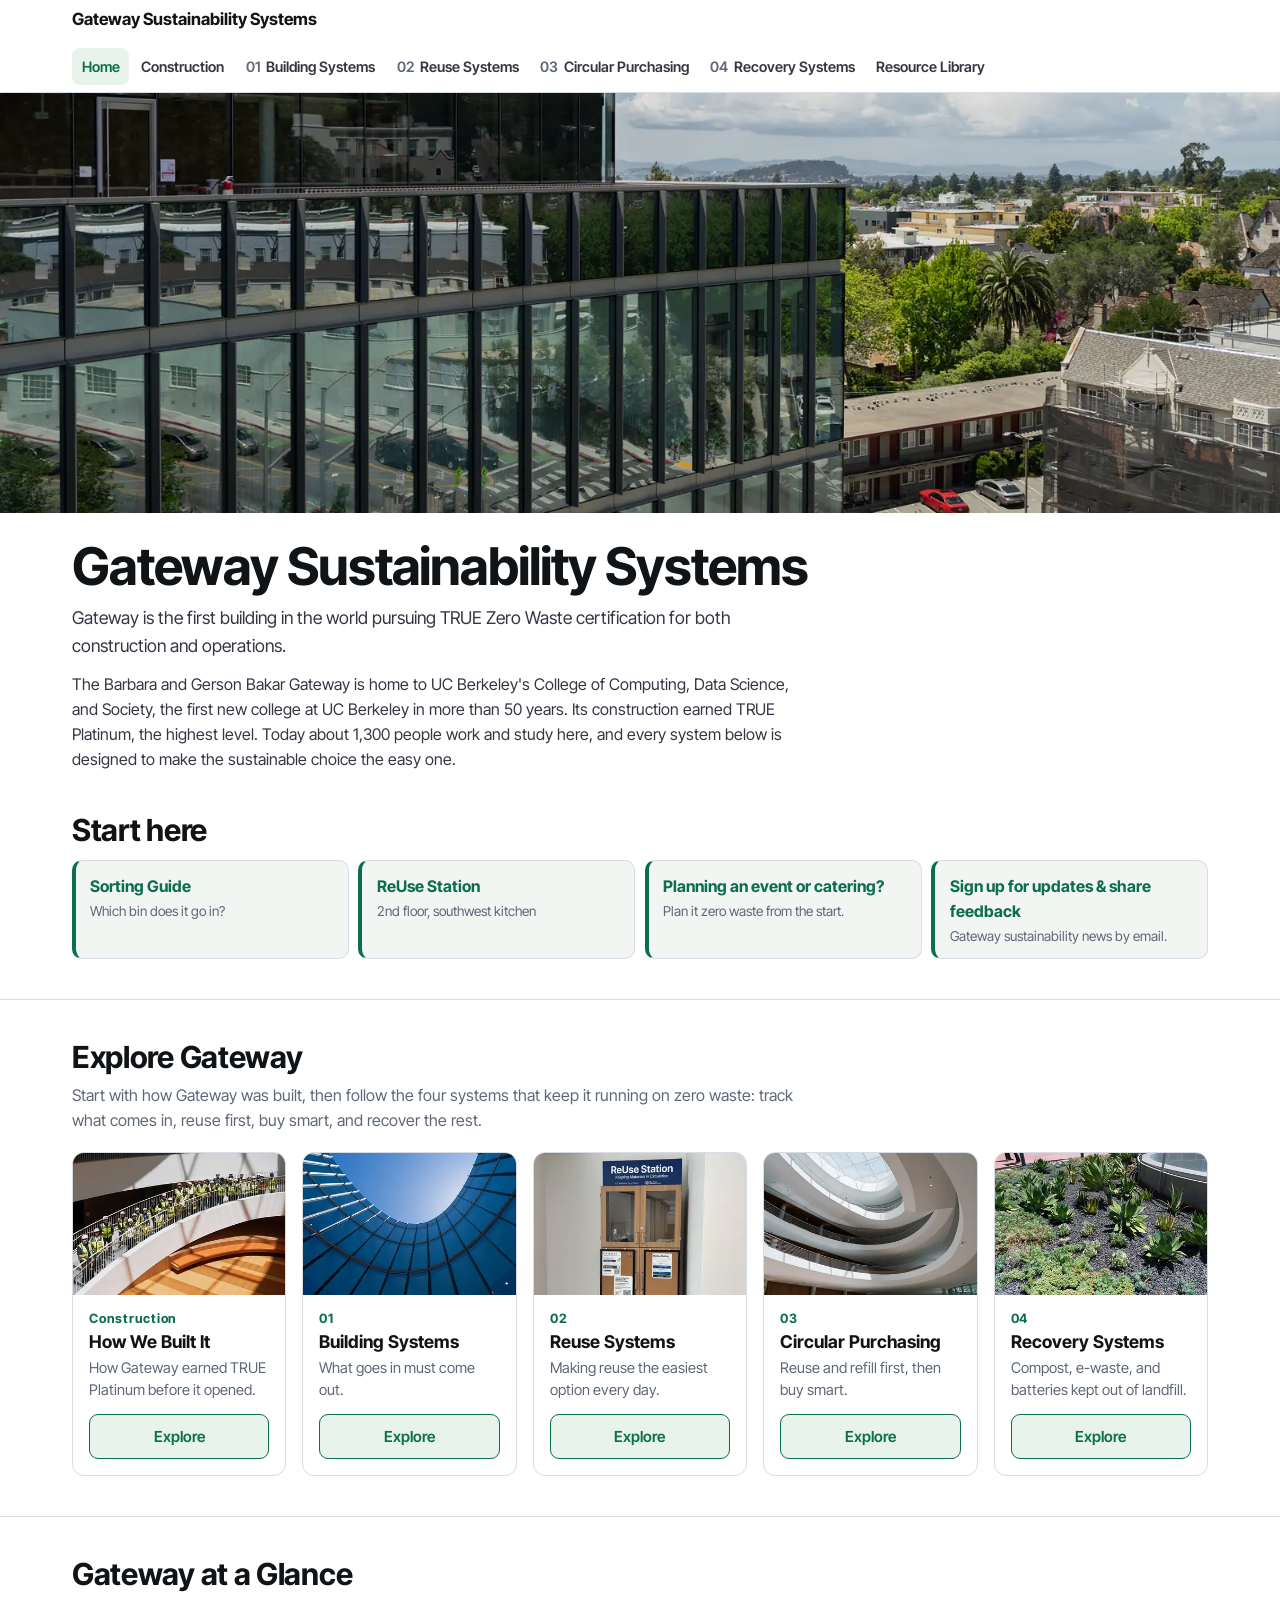
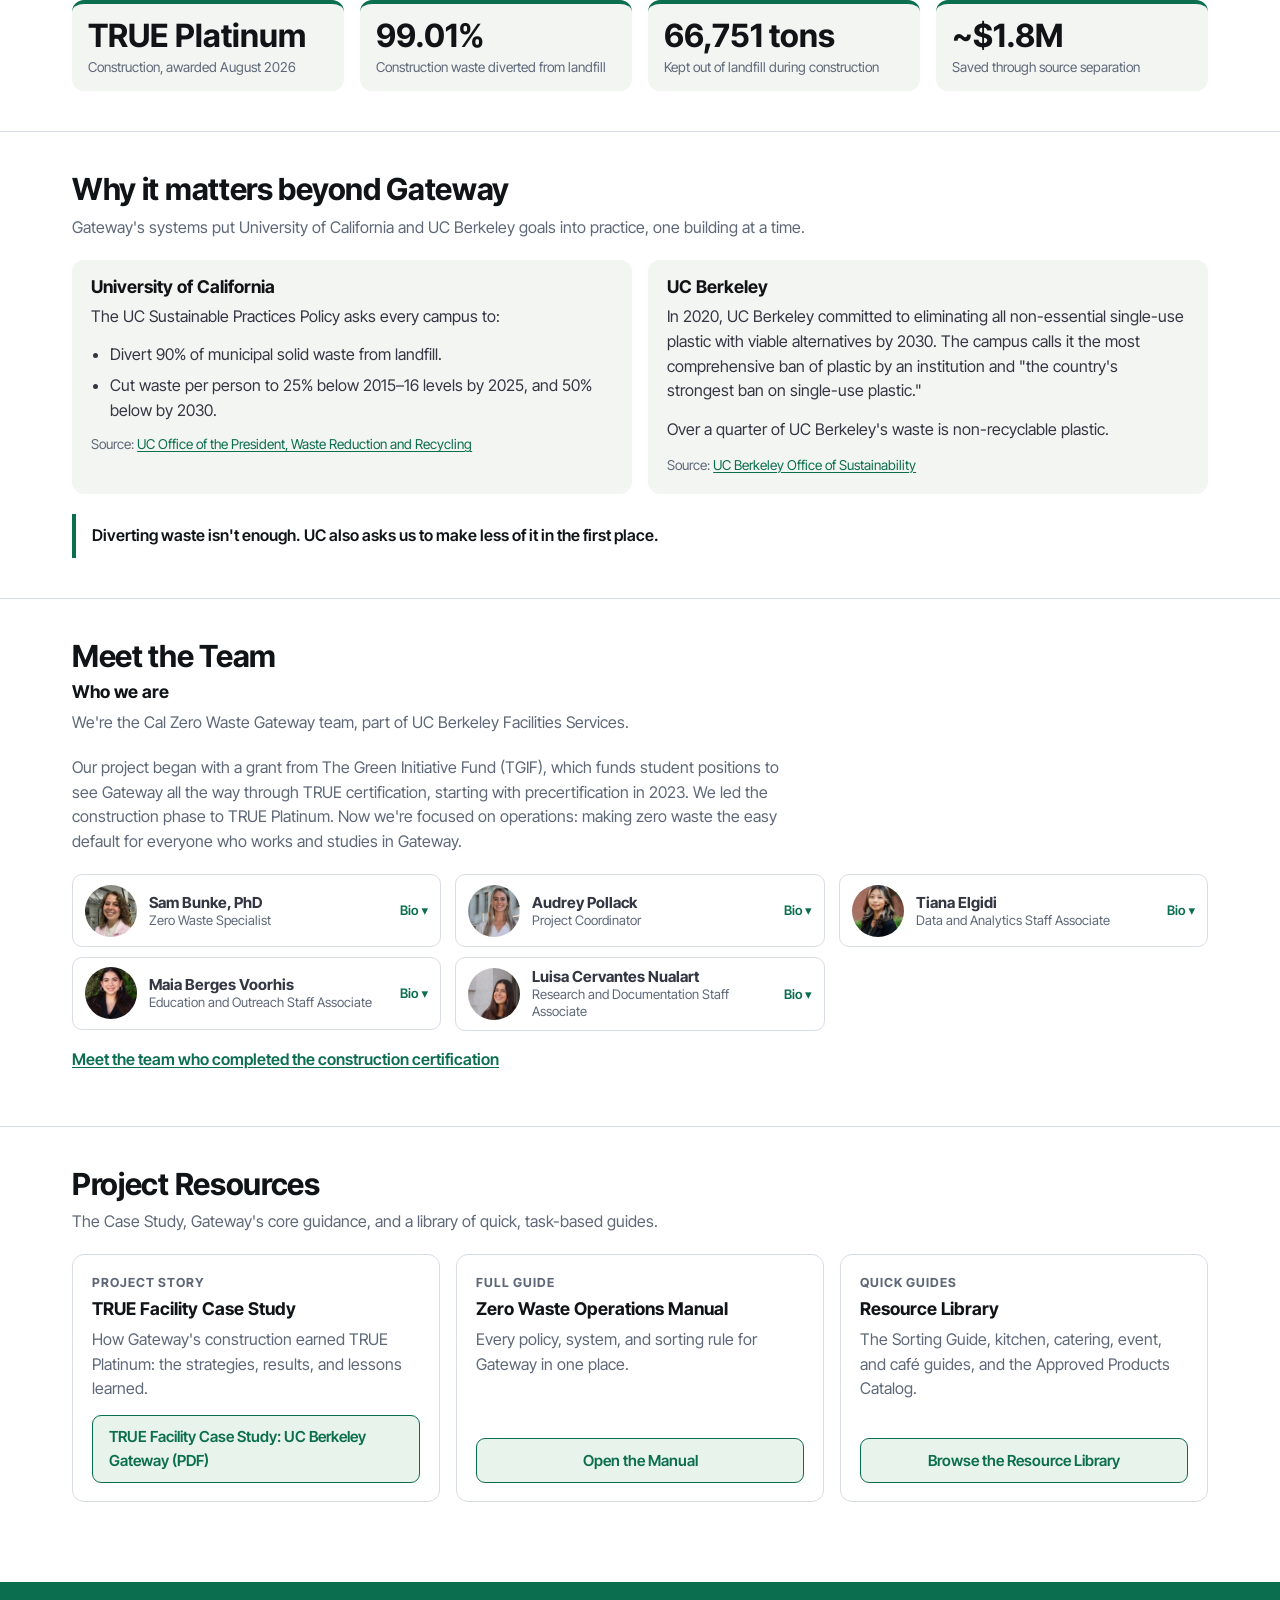
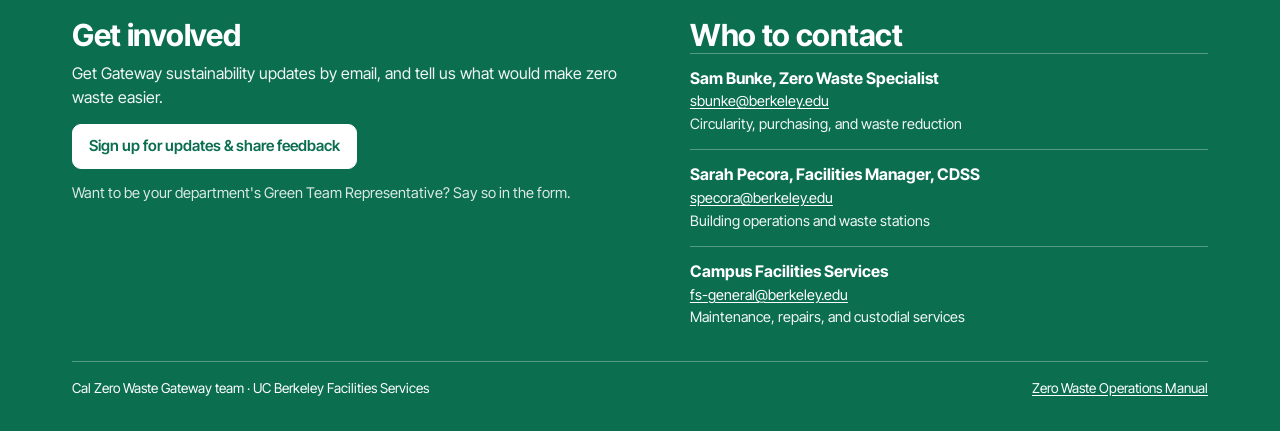
<file: docs/index.html>
<!doctype html>
<html lang="en">
<head>
  <meta charset="utf-8">
  <meta name="viewport" content="width=device-width, initial-scale=1">
  <title>Gateway Sustainability Systems | UC Berkeley</title>
  <meta name="description" content="How Gateway, home of UC Berkeley's College of Computing, Data Science, and Society, is pursuing TRUE Zero Waste certification for construction and operations.">
  <link rel="preconnect" href="https://fonts.googleapis.com">
  <link rel="preconnect" href="https://fonts.gstatic.com" crossorigin>
  <link rel="stylesheet" href="https://fonts.googleapis.com/css2?family=Inter+Tight:wght@400;600;700&display=swap">
  <link rel="stylesheet" href="assets/css/site.css">
  <link rel="preload" as="image" href="assets/img/home-hero-800.webp" imagesrcset="assets/img/home-hero-800.webp 800w, assets/img/home-hero-1600.webp 1600w" imagesizes="100vw">
  <link rel="icon" href="assets/icons/icon-32.png" sizes="32x32" type="image/png">
  <link rel="apple-touch-icon" href="assets/icons/apple-touch-icon.png">
  <meta property="og:type" content="website">
  <meta property="og:site_name" content="Gateway Sustainability Systems">
  <meta property="og:title" content="Gateway Sustainability Systems | UC Berkeley">
  <meta property="og:description" content="How Gateway, home of UC Berkeley's College of Computing, Data Science, and Society, is pursuing TRUE Zero Waste certification for construction and operations.">
  <meta property="og:url" content="https://ucberkeleyzerowaste.github.io/gateway-dashboard/">
  <meta property="og:image" content="https://ucberkeleyzerowaste.github.io/gateway-dashboard/assets/img/home-hero-og.jpg">
  <meta name="twitter:card" content="summary_large_image">
</head>
<body data-root="" data-page="home">
  <noscript><p class="wrap"><a href="construction.html">Construction</a> · <a href="building-systems.html">01 Building Systems</a> · <a href="reuse.html">02 Reuse Systems</a> · <a href="circular-purchasing.html">03 Circular Purchasing</a> · <a href="recovery.html">04 Recovery Systems</a> · <a href="resources/index.html">Resource Library</a></p></noscript>

  <main id="main">

    <!-- 1. Hero + intro -->
    <section aria-labelledby="page-title">
      <img class="hero-img"
           src="assets/img/home-hero-800.webp"
           srcset="assets/img/home-hero-800.webp 800w, assets/img/home-hero-1600.webp 1600w"
           sizes="100vw" width="1600" height="1067" fetchpriority="high"
           alt="Gateway's glass curtainwall facade reflecting the street below, with Berkeley rooftops and the hills in the distance.">
      <div class="wrap hero-text">
        <h1 id="page-title">Gateway Sustainability Systems</h1>
        <p class="lede">Gateway is the first building in the world pursuing TRUE Zero Waste certification for both construction and operations.</p>
        <details class="fold fold-plain" data-open-desktop>
          <summary>About Gateway</summary>
          <p>The Barbara and Gerson Bakar Gateway is home to UC Berkeley's College of Computing, Data Science, and Society, the first new college at UC Berkeley in more than 50 years. Its construction earned TRUE Platinum, the highest level. Today about 1,300 people work and study here, and every system below is designed to make the sustainable choice the easy one.</p>
        </details>
      </div>
    </section>

    <!-- 1b. Start here -->
    <section class="section section-tight" aria-labelledby="start">
      <div class="wrap">
        <h2 id="start">Start here</h2>
        <ul class="quick-grid">
          <li><a class="quick" href="resources/sorting-guide.html"><strong>Sorting Guide</strong><span>Which bin does it go in?</span></a></li>
          <li><a class="quick" href="reuse.html#stations"><strong>ReUse Station</strong><span>2nd floor, southwest kitchen</span></a></li>
          <li><a class="quick" href="resources/event-guidelines.html"><strong>Planning an event or catering?</strong><span>Plan it zero waste from the start.</span></a></li>
          <li><a class="quick" href="https://docs.google.com/forms/d/1glC-AHEhuP3i5ERi-KG0GDzeFtqlSm39Vx3mVZaOjQc/viewform"><strong>Sign up for updates &amp; share feedback</strong><span>Gateway sustainability news by email.</span></a></li>
        </ul>
      </div>
    </section>

    <!-- 2. Construction + the four operational systems -->
    <section class="section" aria-labelledby="explore">
      <div class="wrap">
        <h2 id="explore">Explore Gateway</h2>
        <p class="section-intro hide-phone">Start with how Gateway was built, then follow the four systems that keep it running on zero waste: track what comes in, reuse first, buy smart, and recover the rest.</p>
        <ul class="cards cards-5">
          <li class="card card-system">
            <img class="card-img" src="assets/img/card-construction-400.webp" width="400" height="267" loading="lazy" decoding="async"
                 alt="Construction crew in hard hats and safety vests lining a curved interior stair at Gateway.">
            <div class="card-body">
              <div class="card-text"><span class="card-num">Construction</span>
              <h3>How We Built It</h3>
              <p>How Gateway earned TRUE Platinum before it opened.</p></div>
              <a class="btn btn-block" href="construction.html"><span class="btn-label">Explore</span><span class="sr-only"> Construction</span></a>
            </div>
          </li>
          <li class="card card-system">
            <img class="card-img" src="assets/img/card-building-400.webp" width="400" height="267" loading="lazy" decoding="async"
                 alt="Looking up at Gateway's curved glass facade against a blue sky.">
            <div class="card-body">
              <div class="card-text"><span class="card-num">01</span>
              <h3>Building Systems</h3>
              <p>What goes in must come out.</p></div>
              <a class="btn btn-block" href="building-systems.html"><span class="btn-label">Explore</span><span class="sr-only"> Building Systems</span></a>
            </div>
          </li>
          <li class="card card-system">
            <img class="card-img" src="assets/img/card-reuse-station-400.webp" width="400" height="267" loading="lazy" decoding="async"
                 alt="Gateway's ReUse Station: a wooden cabinet with glass doors under a blue ReUse Station sign.">
            <div class="card-body">
              <div class="card-text"><span class="card-num">02</span>
              <h3>Reuse Systems</h3>
              <p>Making reuse the easiest option every day.</p></div>
              <a class="btn btn-block" href="reuse.html"><span class="btn-label">Explore</span><span class="sr-only"> Reuse Systems</span></a>
            </div>
          </li>
          <li class="card card-system">
            <img class="card-img" src="assets/img/card-purchasing-400.webp" width="400" height="267" loading="lazy" decoding="async"
                 alt="Gateway's curving interior balconies beneath a skylight.">
            <div class="card-body">
              <div class="card-text"><span class="card-num">03</span>
              <h3>Circular Purchasing</h3>
              <p>Reuse and refill first, then buy smart.</p></div>
              <a class="btn btn-block" href="circular-purchasing.html"><span class="btn-label">Explore</span><span class="sr-only"> Circular Purchasing</span></a>
            </div>
          </li>
          <li class="card card-system">
            <img class="card-img" src="assets/img/card-recovery-400.webp" width="400" height="267" loading="lazy" decoding="async"
                 alt="Drought-tolerant agaves and succulents planted in dark gravel outside Gateway.">
            <div class="card-body">
              <div class="card-text"><span class="card-num">04</span>
              <h3>Recovery Systems</h3>
              <p>Compost, e-waste, and batteries kept out of landfill.</p></div>
              <a class="btn btn-block" href="recovery.html"><span class="btn-label">Explore</span><span class="sr-only"> Recovery Systems</span></a>
            </div>
          </li>
        </ul>
      </div>
    </section>

    <!-- 3. Gateway at a Glance -->
    <section class="section" aria-labelledby="glance">
      <div class="wrap">
        <h2 id="glance">Gateway at a Glance</h2>
        <ul class="metrics">
          <li class="metric">
            <span class="metric-value">TRUE Platinum</span>
            <span class="metric-label">Construction, awarded August 2026</span>
          </li>
          <li class="metric">
            <span class="metric-value">99.01%</span>
            <span class="metric-label">Construction waste diverted from landfill</span>
          </li>
          <li class="metric">
            <span class="metric-value">66,751 tons</span>
            <span class="metric-label">Kept out of landfill during construction</span>
          </li>
          <li class="metric">
            <span class="metric-value">~$1.8M</span>
            <span class="metric-label">Saved through source separation</span>
          </li>
        </ul>
      </div>
    </section>

    <!-- 4. Why it matters beyond Gateway -->
    <section class="section" aria-labelledby="beyond">
      <div class="wrap">
        <h2 id="beyond">Why it matters beyond Gateway</h2>
        <p class="section-intro hide-phone">Gateway's systems put University of California and UC Berkeley goals into practice, one building at a time.</p>
        <div class="panel-grid">
          <details class="panel fold" data-open-desktop>
            <summary><h3>University of California</h3><span class="fold-hint">Divert 90% and make less waste</span></summary>
            <p>The UC Sustainable Practices Policy asks every campus to:</p>
            <ul>
              <li>Divert 90% of municipal solid waste from landfill.</li>
              <li>Cut waste per person to 25% below 2015–16 levels by 2025, and 50% below by 2030.</li>
            </ul>
            <p class="source">Source: <a href="https://ucop.edu/sustainability/policy-areas/waste-reduction-and-recycling/index.html">UC Office of the President, Waste Reduction and Recycling</a></p>
          </details>
          <details class="panel fold" data-open-desktop>
            <summary><h3>UC Berkeley</h3><span class="fold-hint">Phasing out single-use plastic by 2030</span></summary>
            <p>In 2020, UC Berkeley committed to eliminating all non-essential single-use plastic with viable alternatives by 2030. The campus calls it the most comprehensive ban of plastic by an institution and "the country's strongest ban on single-use plastic."</p>
            <p>Over a quarter of UC Berkeley's waste is non-recyclable plastic.</p>
            <p class="source">Source: <a href="https://sustainability.berkeley.edu/news/university-california-berkeley-leads-way-country%E2%80%99s-strongest-single-use-plastic-ban">UC Berkeley Office of Sustainability</a></p>
          </details>
        </div>
        <p class="pull hide-phone">Diverting waste isn't enough. UC also asks us to make less of it in the first place.</p>
      </div>
    </section>

    <!-- 5. Meet the Team -->
    <section class="section" aria-labelledby="team">
      <div class="wrap">
        <h2 id="team">Meet the Team</h2>
        <h3>Who we are</h3>
        <p class="section-intro team-lead">We're the Cal Zero Waste Gateway team, part of UC Berkeley Facilities Services.</p>
        <details class="fold fold-plain" data-open-desktop>
          <summary>Our story</summary>
          <p class="section-intro">Our project began with a grant from The Green Initiative Fund (TGIF), which funds student positions to see Gateway all the way through TRUE certification, starting with precertification in 2023. We led the construction phase to TRUE Platinum. Now we're focused on operations: making zero waste the easy default for everyone who works and studies in Gateway.</p>
        </details>
        <ul class="team-mini">
          <li>
            <details class="member">
              <summary><img class="mini-photo" src="assets/img/team-sam-240.webp" width="120" height="120" alt="" loading="lazy" decoding="async"><span class="member-text"><span class="mini-name">Sam Bunke, PhD</span><span class="mini-role">Zero Waste Specialist</span></span><span class="member-more">Bio</span></summary>
              <div class="member-bio"><p>Leads UC Berkeley Zero Waste's sustainable campus operations and programs.</p></div>
            </details>
          </li>
          <li>
            <details class="member">
              <summary><img class="mini-photo" src="assets/img/team-audrey-240.webp" width="120" height="120" alt="" loading="lazy" decoding="async"><span class="member-text"><span class="mini-name">Audrey Pollack</span><span class="mini-role">Project Coordinator</span></span><span class="member-more">Bio</span></summary>
              <div class="member-bio"><p>A third-year UC Berkeley student majoring in Molecular Environmental Biology with a chemistry minor.</p><blockquote>"My chemical engineering research on materials and breaking down plastic polymers brings me full circle with our sustainable implementation work here at Gateway."</blockquote></div>
            </details>
          </li>
          <li>
            <details class="member">
              <summary><img class="mini-photo" src="assets/img/team-tiana-240.webp" width="120" height="120" alt="" loading="lazy" decoding="async"><span class="member-text"><span class="mini-name">Tiana Elgidi</span><span class="mini-role">Data and Analytics Staff Associate</span></span><span class="member-more">Bio</span></summary>
              <div class="member-bio"><p>Majoring in Business and Biology.</p><blockquote>"I’ve always believed that real change starts with everyday systems. Taking what I learned tackling high school waste management initiatives and applying it at scale to one of Berkeley’s largest buildings is an incredible opportunity to turn zero-waste goals into reality."</blockquote></div>
            </details>
          </li>
          <li>
            <details class="member">
              <summary><img class="mini-photo" src="assets/img/team-maia-240.webp" width="120" height="120" alt="" loading="lazy" decoding="async"><span class="member-text"><span class="mini-name">Maia Berges Voorhis</span><span class="mini-role">Education and Outreach Staff Associate</span></span><span class="member-more">Bio</span></summary>
              <div class="member-bio"><p>Majoring in Society and Environment, with a concentration in US Environmental Politics.</p><blockquote>"I came across the country to attend UC Berkeley because I wanted to learn at a school where sustainability is a major part of the community and make a meaningful impact. At Cal Zero Waste, I get to turn my passion for zero waste and sustainable practices into real-world work at Gateway while helping others learn how small changes can lead to a more sustainable lifestyle."</blockquote></div>
            </details>
          </li>
          <li>
            <details class="member">
              <summary><img class="mini-photo" src="assets/img/team-luisa-240.webp" width="120" height="120" alt="" loading="lazy" decoding="async"><span class="member-text"><span class="mini-name">Luisa Cervantes Nualart</span><span class="mini-role">Research and Documentation Staff Associate</span></span><span class="member-more">Bio</span></summary>
              <div class="member-bio"><p>Majoring in Environmental Economics and Policy.</p><blockquote>"I have been extremely passionate about living an environmentally conscious life since I was 10 years old and my goal is to educate all those around me to live more sustainably."</blockquote></div>
            </details>
          </li>
        </ul>
        <p class="team-more"><a href="construction.html#team">Meet the team who completed the construction certification</a></p>
      </div>
    </section>

    <!-- 6. Project Resources -->
    <section class="section" aria-labelledby="resources">
      <div class="wrap">
        <h2 id="resources">Project Resources</h2>
        <p class="section-intro hide-phone">The Case Study, Gateway's core guidance, and a library of quick, task-based guides.</p>
        <div class="panel-grid panel-grid-3">
          <div class="resource">
            <span class="eyebrow">Project story</span>
            <h3>TRUE Facility Case Study</h3>
            <p>How Gateway's construction earned TRUE Platinum: the strategies, results, and lessons learned.</p>
            <a class="btn btn-block" href="assets/Gateway_TRUE_Case_Study.pdf" target="_blank" rel="noopener">TRUE Facility Case Study: UC Berkeley Gateway (PDF)<span class="sr-only"> (opens in a new tab)</span></a>
          </div>
          <div class="resource">
            <span class="eyebrow">Full guide</span>
            <h3>Zero Waste Operations Manual</h3>
            <p>Every policy, system, and sorting rule for Gateway in one place.</p>
            <a class="btn btn-block" href="https://docs.google.com/presentation/d/1j3IVyxEG0aGZXlMy2ydaw6Dh-32Yhf_N/present">Open the Manual<span class="sr-only"> (Google Slides)</span></a>
          </div>
          <div class="resource">
            <span class="eyebrow">Quick guides</span>
            <h3>Resource Library</h3>
            <p>The Sorting Guide, kitchen, catering, event, and café guides, and the Approved Products Catalog.</p>
            <a class="btn btn-block" href="resources/index.html">Browse the Resource Library</a>
          </div>
        </div>
      </div>
    </section>

  </main>

  <script src="assets/js/site.js"></script>
  <script data-goatcounter="https://gatewayzerowaste.goatcounter.com/count" async src="https://gc.zgo.at/count.js"></script>
</body>
</html>
</file>
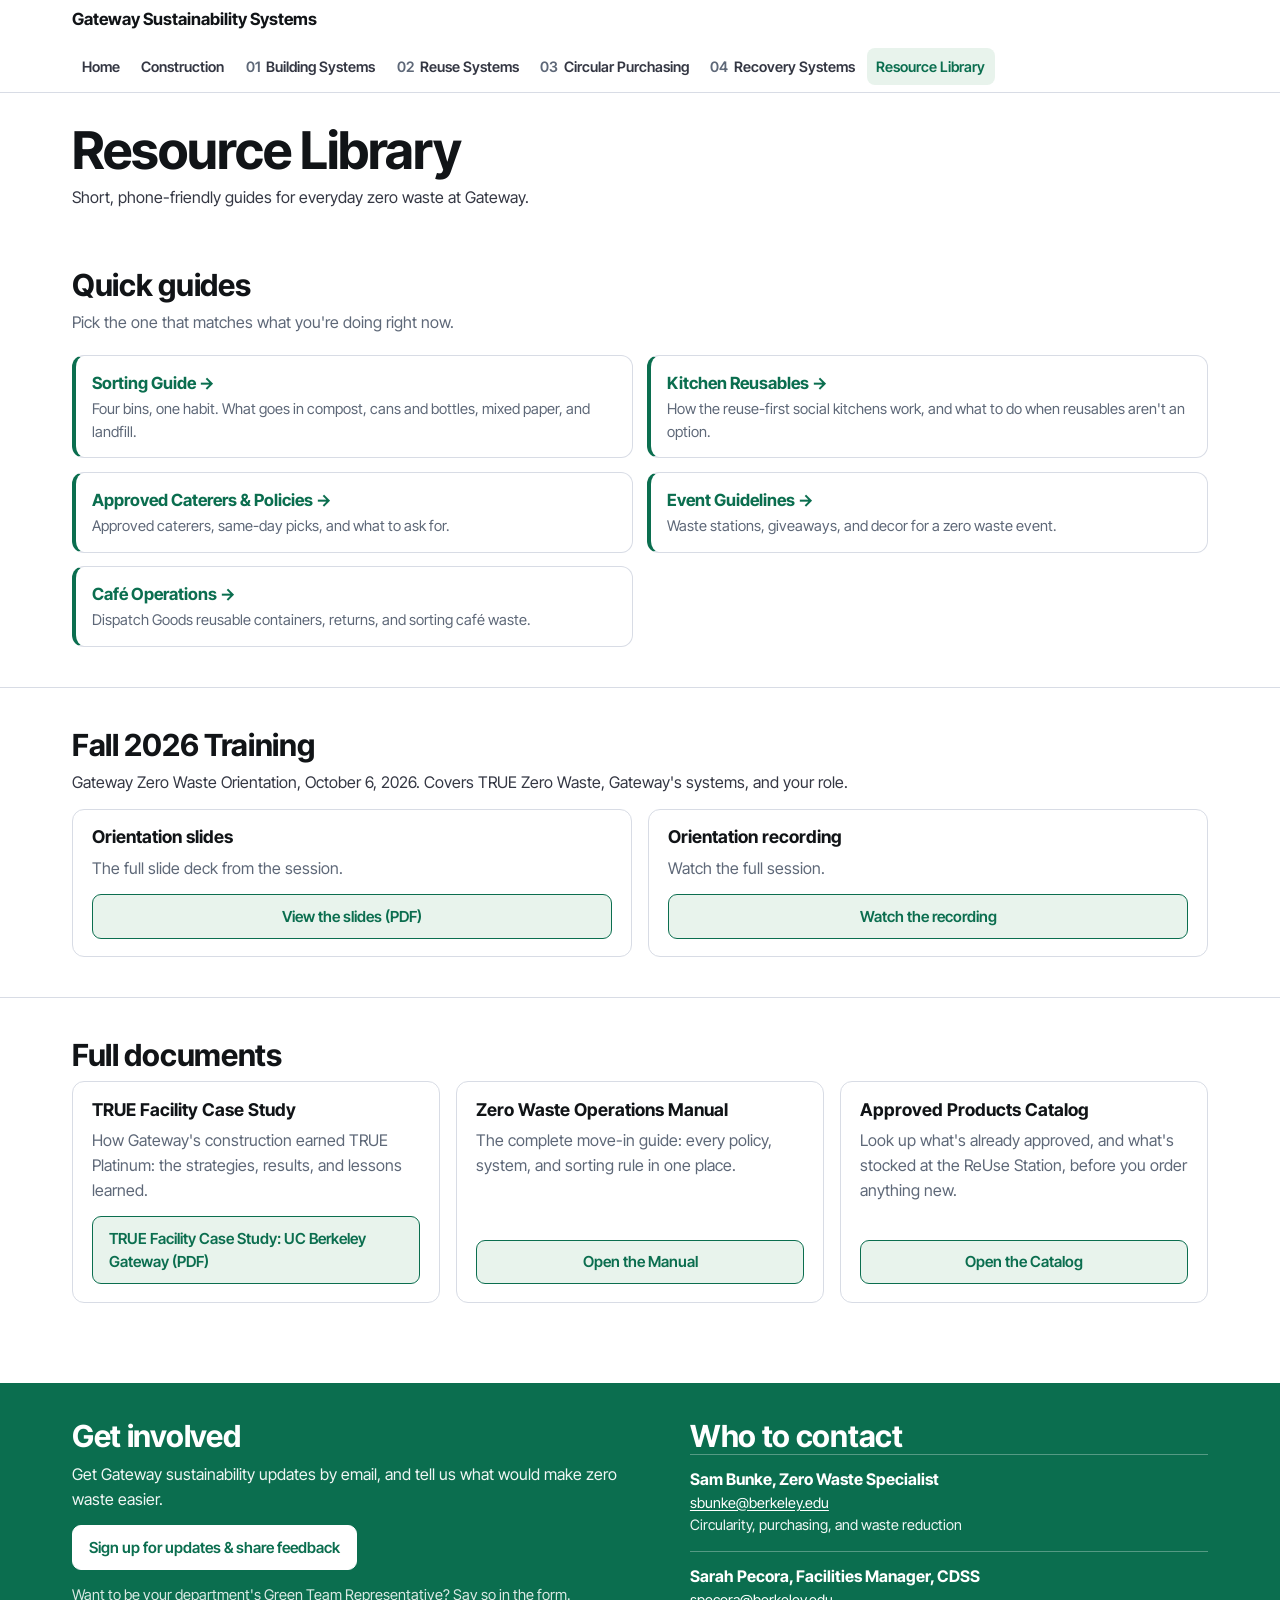
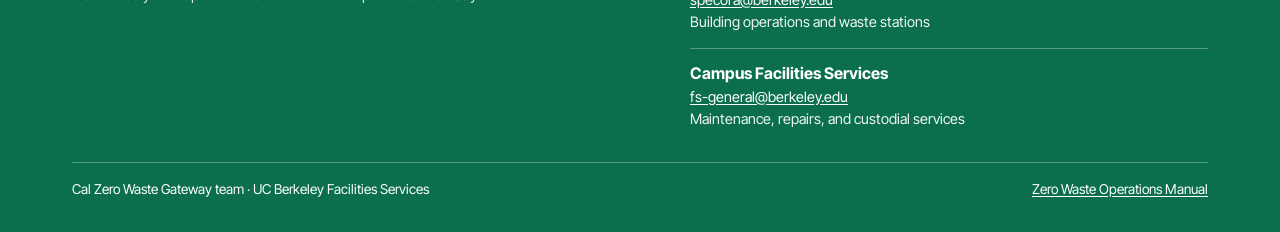
<file: docs/resources/index.html>
<!doctype html>
<html lang="en">
<head>
  <meta charset="utf-8">
  <meta name="viewport" content="width=device-width, initial-scale=1">
  <title>Resource Library | Gateway Sustainability Systems</title>
  <meta name="description" content="Quick guides for sorting, kitchens, catering, events, and the café at Gateway, plus the full Zero Waste Operations Manual.">
  <link rel="preconnect" href="https://fonts.googleapis.com">
  <link rel="preconnect" href="https://fonts.gstatic.com" crossorigin>
  <link rel="stylesheet" href="https://fonts.googleapis.com/css2?family=Inter+Tight:wght@400;600;700&display=swap">
  <link rel="stylesheet" href="../assets/css/site.css">
  <link rel="icon" href="../assets/icons/icon-32.png" sizes="32x32" type="image/png">
  <link rel="apple-touch-icon" href="../assets/icons/apple-touch-icon.png">
  <meta property="og:type" content="website">
  <meta property="og:site_name" content="Gateway Sustainability Systems">
  <meta property="og:title" content="Resource Library | Gateway Sustainability Systems">
  <meta property="og:description" content="Quick guides for sorting, kitchens, catering, events, and the café at Gateway, plus the full Zero Waste Operations Manual.">
  <meta property="og:url" content="https://ucberkeleyzerowaste.github.io/gateway-dashboard/resources/index.html">
  <meta property="og:image" content="https://ucberkeleyzerowaste.github.io/gateway-dashboard/assets/img/home-hero-og.jpg">
  <meta name="twitter:card" content="summary_large_image">
</head>
<body data-root="../" data-page="resources">
  <noscript><p class="wrap"><a href="../index.html">Home</a> · <a href="../construction.html">Construction</a> · <a href="../building-systems.html">01 Building Systems</a> · <a href="../reuse.html">02 Reuse Systems</a> · <a href="../circular-purchasing.html">03 Circular Purchasing</a> · <a href="../recovery.html">04 Recovery Systems</a> · <a href="index.html">Resource Library</a></p></noscript>

  <main id="main">

    <section class="page-head" aria-labelledby="page-title">
      <div class="wrap">
        <h1 id="page-title">Resource Library</h1>
        <p class="lede">Short, phone-friendly guides for everyday zero waste at Gateway.</p>
      </div>
    </section>

    <section class="section" aria-labelledby="guides-title">
      <div class="wrap">
        <h2 id="guides-title">Quick guides</h2>
        <p class="section-intro">Pick the one that matches what you're doing right now.</p>
        <ul class="guide-list"><li><a class="guide-link" href="sorting-guide.html"><span class="guide-title">Sorting Guide</span><span class="guide-desc">Four bins, one habit. What goes in compost, cans and bottles, mixed paper, and landfill.</span></a></li><li><a class="guide-link" href="kitchen-reusables.html"><span class="guide-title">Kitchen Reusables</span><span class="guide-desc">How the reuse-first social kitchens work, and what to do when reusables aren't an option.</span></a></li><li><a class="guide-link" href="catering-policies.html"><span class="guide-title">Approved Caterers &amp; Policies</span><span class="guide-desc">Approved caterers, same-day picks, and what to ask for.</span></a></li><li><a class="guide-link" href="event-guidelines.html"><span class="guide-title">Event Guidelines</span><span class="guide-desc">Waste stations, giveaways, and decor for a zero waste event.</span></a></li><li><a class="guide-link" href="cafe-operations.html"><span class="guide-title">Café Operations</span><span class="guide-desc">Dispatch Goods reusable containers, returns, and sorting café waste.</span></a></li></ul>
      </div>
    </section>

    <section class="section" aria-labelledby="training-title">
      <div class="wrap">
        <h2 id="training-title">Fall 2026 Training</h2>
        <p>Gateway Zero Waste Orientation, October 6, 2026. Covers TRUE Zero Waste, Gateway's systems, and your role.</p>
        <div class="panel-grid">
          <div class="resource">
            <h3>Orientation slides</h3>
            <p>The full slide deck from the session.</p>
            <a class="btn btn-block" href="../assets/Gateway_Zero_Waste_Orientation_F26.pdf" target="_blank" rel="noopener">View the slides (PDF)<span class="sr-only"> (opens in a new tab)</span></a>
          </div>
          <div class="resource">
            <h3>Orientation recording</h3>
            <p>Watch the full session.</p>
            <a class="btn btn-block" href="https://drive.google.com/drive/folders/1CoSc5XUZY8XLu1xAGHZmtDlVO3iL8lhT">Watch the recording</a>
          </div>
        </div>
      </div>
    </section>

    <section class="section" aria-labelledby="docs-title">
      <div class="wrap">
        <h2 id="docs-title">Full documents</h2>
        <div class="panel-grid panel-grid-3">
          <div class="resource">
            <h3>TRUE Facility Case Study</h3>
            <p>How Gateway's construction earned TRUE Platinum: the strategies, results, and lessons learned.</p>
            <a class="btn btn-block" href="../assets/Gateway_TRUE_Case_Study.pdf" target="_blank" rel="noopener">TRUE Facility Case Study: UC Berkeley Gateway (PDF)<span class="sr-only"> (opens in a new tab)</span></a>
          </div>
          <div class="resource">
            <h3>Zero Waste Operations Manual</h3>
            <p>The complete move-in guide: every policy, system, and sorting rule in one place.</p>
            <a class="btn btn-block" href="https://docs.google.com/presentation/d/1j3IVyxEG0aGZXlMy2ydaw6Dh-32Yhf_N/present">Open the Manual</a>
          </div>
          <div class="resource">
            <h3>Approved Products Catalog</h3>
            <p>Look up what's already approved, and what's stocked at the ReUse Station, before you order anything new.</p>
            <a class="btn btn-block" href="catalog.html">Open the Catalog</a>
          </div>
        </div>
      </div>
    </section>

  </main>

  <script src="../assets/js/site.js"></script>
  <script data-goatcounter="https://gatewayzerowaste.goatcounter.com/count" async src="https://gc.zgo.at/count.js"></script>
</body>
</html>
</file>
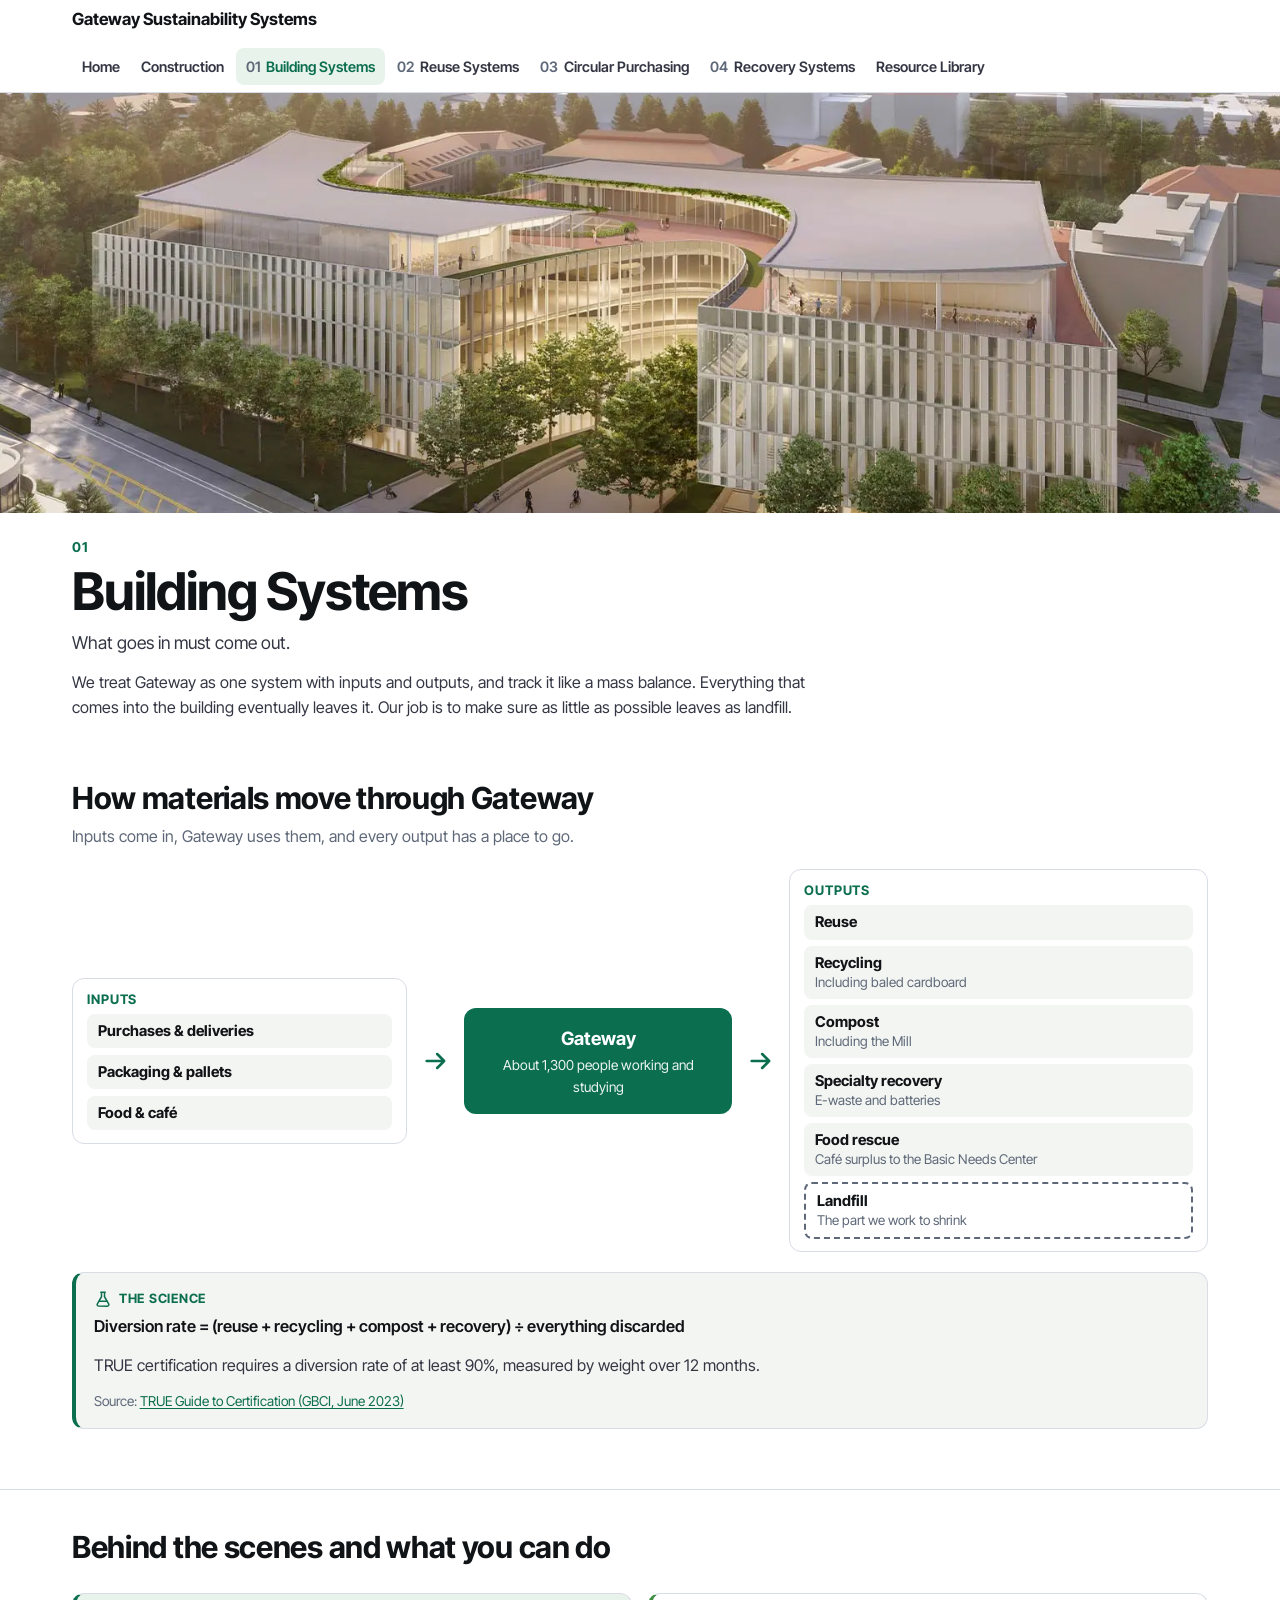
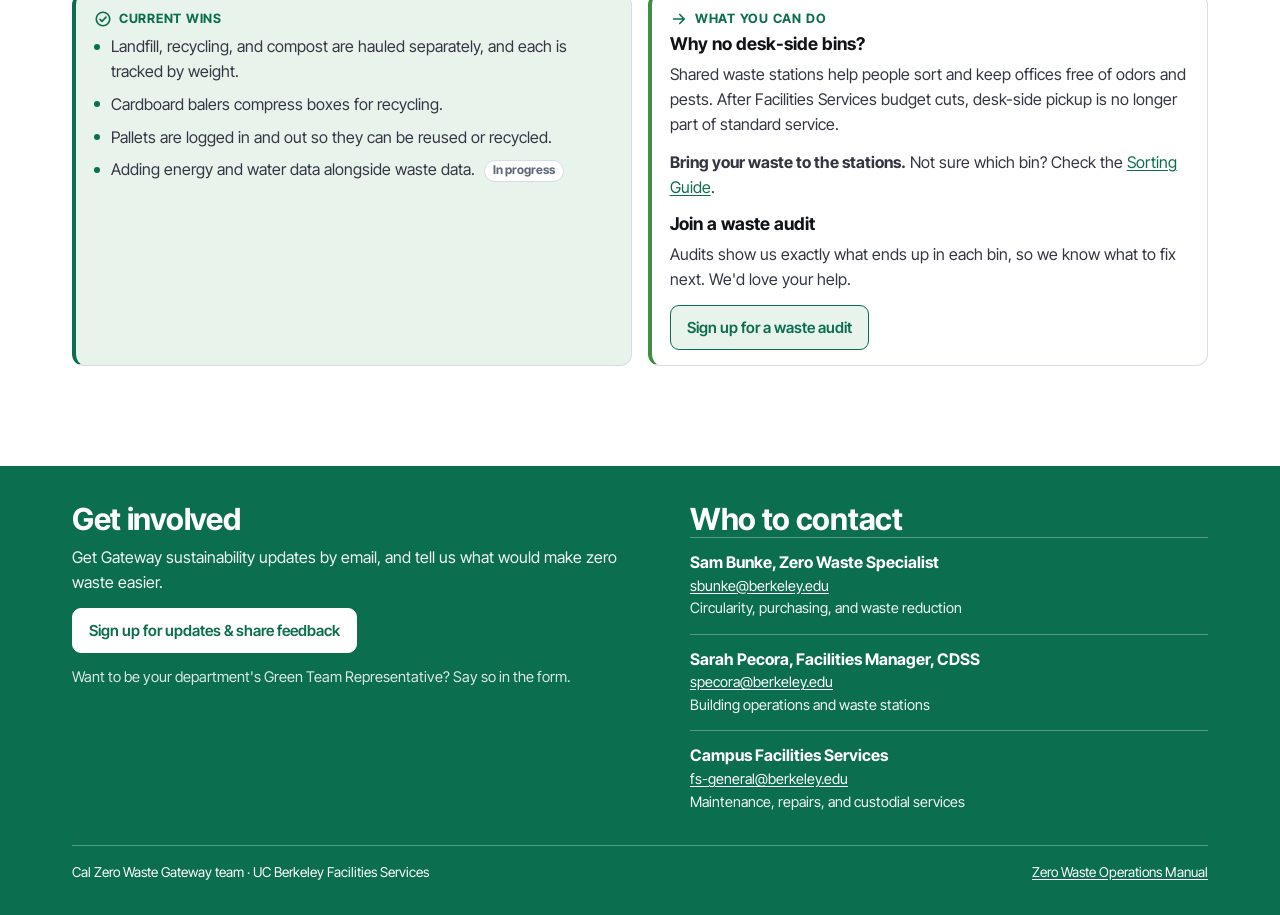
<file: docs/building-systems.html>
<!doctype html>
<html lang="en">
<head>
  <meta charset="utf-8">
  <meta name="viewport" content="width=device-width, initial-scale=1">
  <title>01 Building Systems | Gateway Sustainability Systems</title>
  <meta name="description" content="What goes in must come out. How Gateway tracks everything that enters and leaves the building, like a mass balance.">
  <link rel="preconnect" href="https://fonts.googleapis.com">
  <link rel="preconnect" href="https://fonts.gstatic.com" crossorigin>
  <link rel="stylesheet" href="https://fonts.googleapis.com/css2?family=Inter+Tight:wght@400;600;700&display=swap">
  <link rel="stylesheet" href="assets/css/site.css">
  <link rel="icon" href="assets/icons/icon-32.png" sizes="32x32" type="image/png">
  <link rel="apple-touch-icon" href="assets/icons/apple-touch-icon.png">
  <meta property="og:type" content="website">
  <meta property="og:site_name" content="Gateway Sustainability Systems">
  <meta property="og:title" content="01 Building Systems | Gateway Sustainability Systems">
  <meta property="og:description" content="What goes in must come out. How Gateway tracks everything that enters and leaves the building, like a mass balance.">
  <meta property="og:url" content="https://ucberkeleyzerowaste.github.io/gateway-dashboard/building-systems.html">
  <meta property="og:image" content="https://ucberkeleyzerowaste.github.io/gateway-dashboard/assets/img/home-hero-og.jpg">
  <meta name="twitter:card" content="summary_large_image">
</head>
<body data-root="" data-page="building">
  <noscript><p class="wrap"><a href="index.html">Home</a> · <a href="construction.html">Construction</a> · <a href="reuse.html">02 Reuse Systems</a> · <a href="circular-purchasing.html">03 Circular Purchasing</a> · <a href="recovery.html">04 Recovery Systems</a> · <a href="resources/index.html">Resource Library</a></p></noscript>

  <main id="main">

    <section aria-labelledby="page-title">
      <img class="hero-img"
           src="assets/img/building-hero-800.webp"
           srcset="assets/img/building-hero-800.webp 800w, assets/img/building-hero-1536.webp 1536w"
           sizes="100vw" width="1536" height="768" fetchpriority="high"
           alt="Architectural rendering of Gateway from above: a curving glass building with planted rooftop terraces, surrounded by trees and campus buildings.">
      <div class="wrap hero-text">
        <span class="subnav-label">01</span>
        <h1 id="page-title">Building Systems</h1>
        <p class="lede">What goes in must come out.</p>
        <p>We treat Gateway as one system with inputs and outputs, and track it like a mass balance. Everything that comes into the building eventually leaves it. Our job is to make sure as little as possible leaves as landfill.</p>
      </div>
    </section>

    <section class="section" aria-labelledby="flow-title">
      <div class="wrap">
        <h2 id="flow-title">How materials move through Gateway</h2>
        <p class="section-intro">Inputs come in, Gateway uses them, and every output has a place to go.</p>

        <div class="flow" role="group" aria-label="Flow diagram: inputs go into Gateway, and outputs leave Gateway">
          <div class="flow-col">
            <h3>Inputs</h3>
            <ul class="flow-list">
              <li><strong>Purchases &amp; deliveries</strong></li>
              <li><strong>Packaging &amp; pallets</strong></li>
              <li><strong>Food &amp; café</strong></li>
            </ul>
          </div>
          <div class="flow-arrow" aria-hidden="true">
            <svg viewBox="0 0 24 24" fill="none" stroke="currentColor" stroke-width="2.2" stroke-linecap="round" stroke-linejoin="round"><path d="M4 12h15M13 6l6 6-6 6"/></svg>
          </div>
          <div class="flow-hub">Gateway<span>About 1,300 people working and studying</span></div>
          <div class="flow-arrow" aria-hidden="true">
            <svg viewBox="0 0 24 24" fill="none" stroke="currentColor" stroke-width="2.2" stroke-linecap="round" stroke-linejoin="round"><path d="M4 12h15M13 6l6 6-6 6"/></svg>
          </div>
          <div class="flow-col">
            <h3>Outputs</h3>
            <ul class="flow-list">
              <li><strong>Reuse</strong></li>
              <li><strong>Recycling</strong><span>Including baled cardboard</span></li>
              <li><strong>Compost</strong><span>Including the Mill</span></li>
              <li><strong>Specialty recovery</strong><span>E-waste and batteries</span></li>
              <li><strong>Food rescue</strong><span>Café surplus to the Basic Needs Center</span></li>
              <li class="flow-landfill"><strong>Landfill</strong><span>The part we work to shrink</span></li>
            </ul>
          </div>
        </div>

        <aside class="callout callout-science" aria-label="The Science">
          <p class="callout-label"><svg viewBox="0 0 24 24" fill="none" stroke="currentColor" stroke-width="2" stroke-linecap="round" stroke-linejoin="round" aria-hidden="true"><path d="M9 3h6M10 3v6L4.5 18.5A2 2 0 0 0 6.2 21.5h11.6a2 2 0 0 0 1.7-3L14 9V3"/><path d="M7 15h10"/></svg>The Science</p>
          <p class="equation">Diversion rate = (reuse + recycling + compost + recovery) ÷ everything discarded</p>
          <p>TRUE certification requires a diversion rate of at least 90%, measured by weight over 12 months.</p>
          <p class="source">Source: <a href="https://greatforest.com/wp-content/uploads/2023/09/2023-06-Guide-to-TRUE-Certification.pdf" target="_blank" rel="noopener">TRUE Guide to Certification (GBCI, June 2023)</a></p>
        </aside>
      </div>
    </section>

    <section class="section" aria-labelledby="wins-title">
      <div class="wrap">
        <h2 id="wins-title">Behind the scenes and what you can do</h2>
        <div class="callout-grid">
          <aside class="callout callout-wins" aria-labelledby="wins-label">
            <p class="callout-label" id="wins-label"><svg viewBox="0 0 24 24" fill="none" stroke="currentColor" stroke-width="2.2" stroke-linecap="round" stroke-linejoin="round" aria-hidden="true"><circle cx="12" cy="12" r="9"/><path d="M8 12.5l2.6 2.6L16 9.5"/></svg>Current Wins</p>
            <ul class="facts">
              <li>Landfill, recycling, and compost are hauled separately, and each is tracked by weight.</li>
              <li>Cardboard balers compress boxes for recycling.</li>
              <li>Pallets are logged in and out so they can be reused or recycled.</li>
              <li>Adding energy and water data alongside waste data. <span class="status">In progress</span></li>
            </ul>
          </aside>
          <aside class="callout callout-action" aria-labelledby="action-label">
            <p class="callout-label" id="action-label"><svg viewBox="0 0 24 24" fill="none" stroke="currentColor" stroke-width="2.2" stroke-linecap="round" stroke-linejoin="round" aria-hidden="true"><path d="M5 12h14M13 6l6 6-6 6"/></svg>What you can do</p>
            <h3>Why no desk-side bins?</h3>
            <p>Shared waste stations help people sort and keep offices free of odors and pests. After Facilities Services budget cuts, desk-side pickup is no longer part of standard service.</p>
            <p><strong>Bring your waste to the stations.</strong> Not sure which bin? Check the <a href="resources/sorting-guide.html">Sorting Guide</a>.</p>
            <h3>Join a waste audit</h3>
            <p>Audits show us exactly what ends up in each bin, so we know what to fix next. We'd love your help.</p>
            <a class="btn" href="https://docs.google.com/forms/d/e/1FAIpQLSfIF9cKXX34VZBbwNo6MI5dDKseqLZFtDaxAOTxGupuudatJw/viewform?usp=publish-editor">Sign up for a waste audit</a>
          </aside>
        </div>
      </div>
    </section>

  </main>

  <script src="assets/js/site.js"></script>
  <script data-goatcounter="https://gatewayzerowaste.goatcounter.com/count" async src="https://gc.zgo.at/count.js"></script>
</body>
</html>
</file>
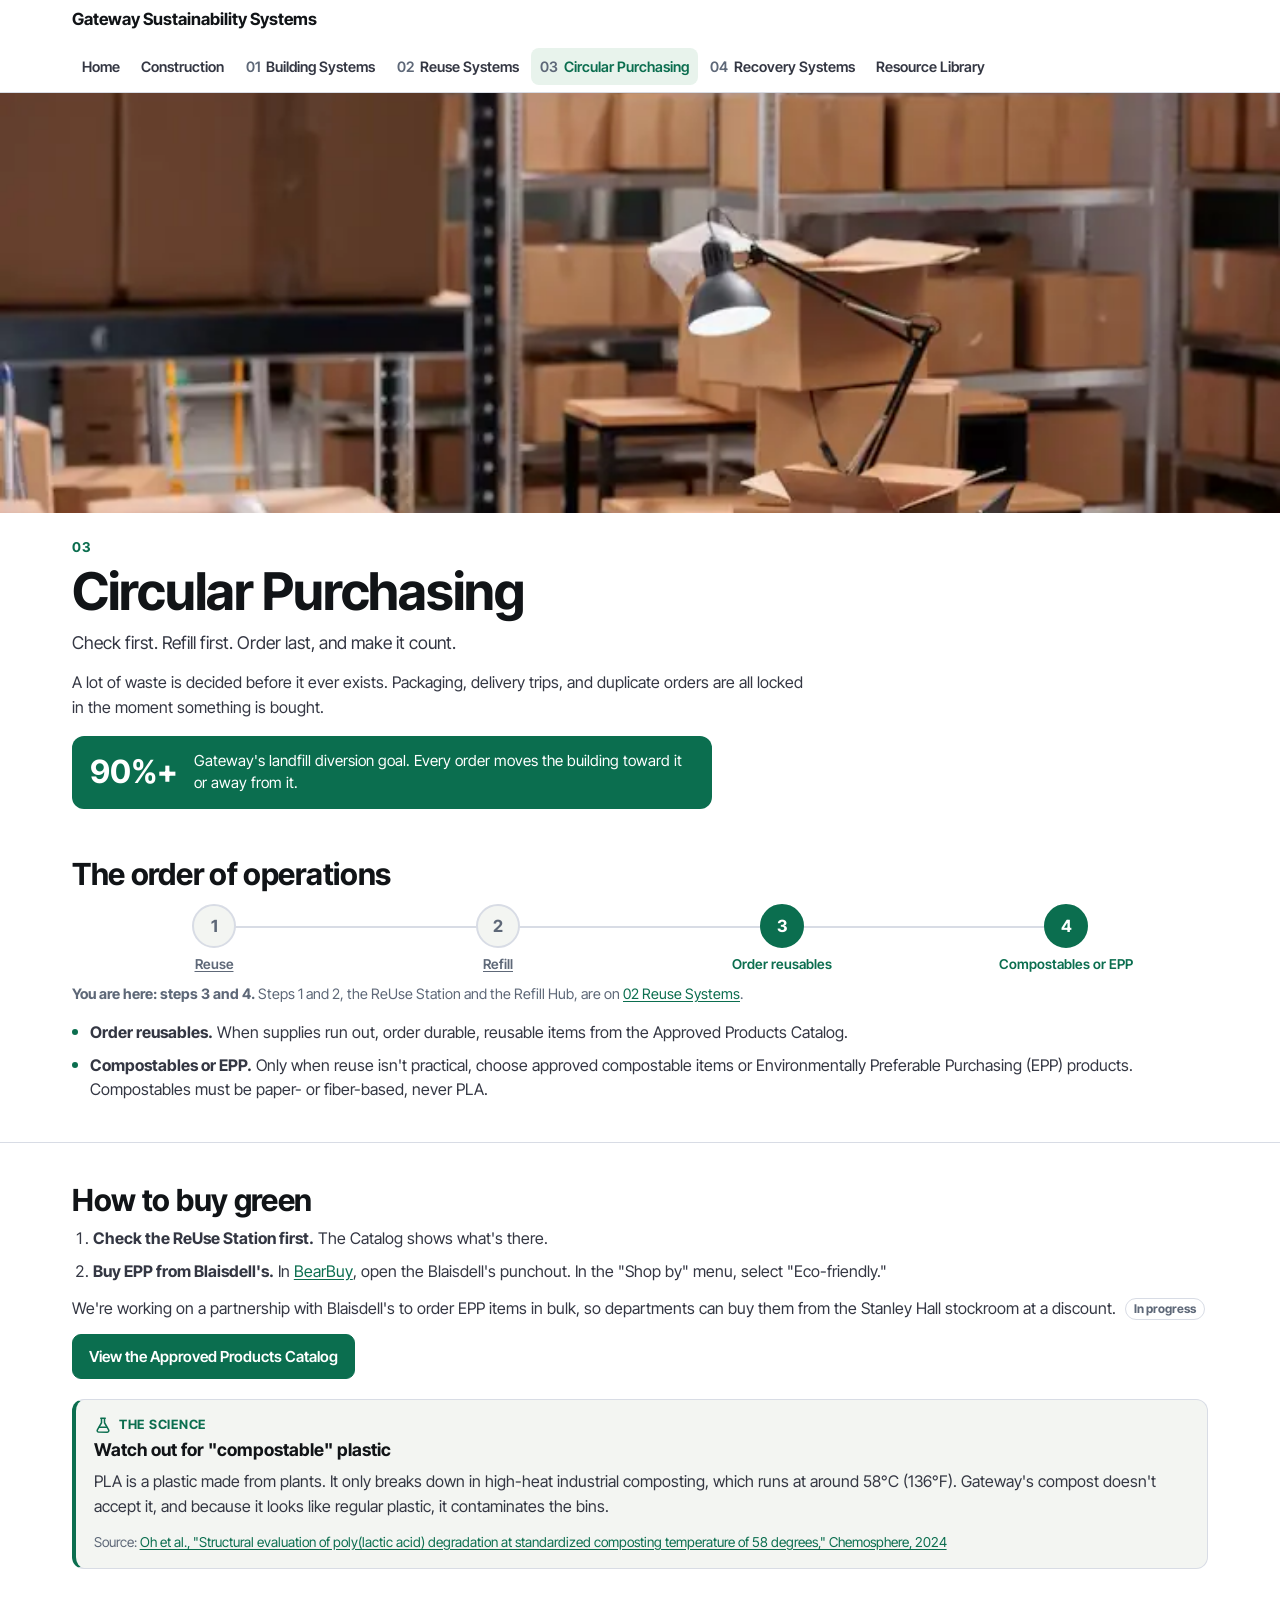
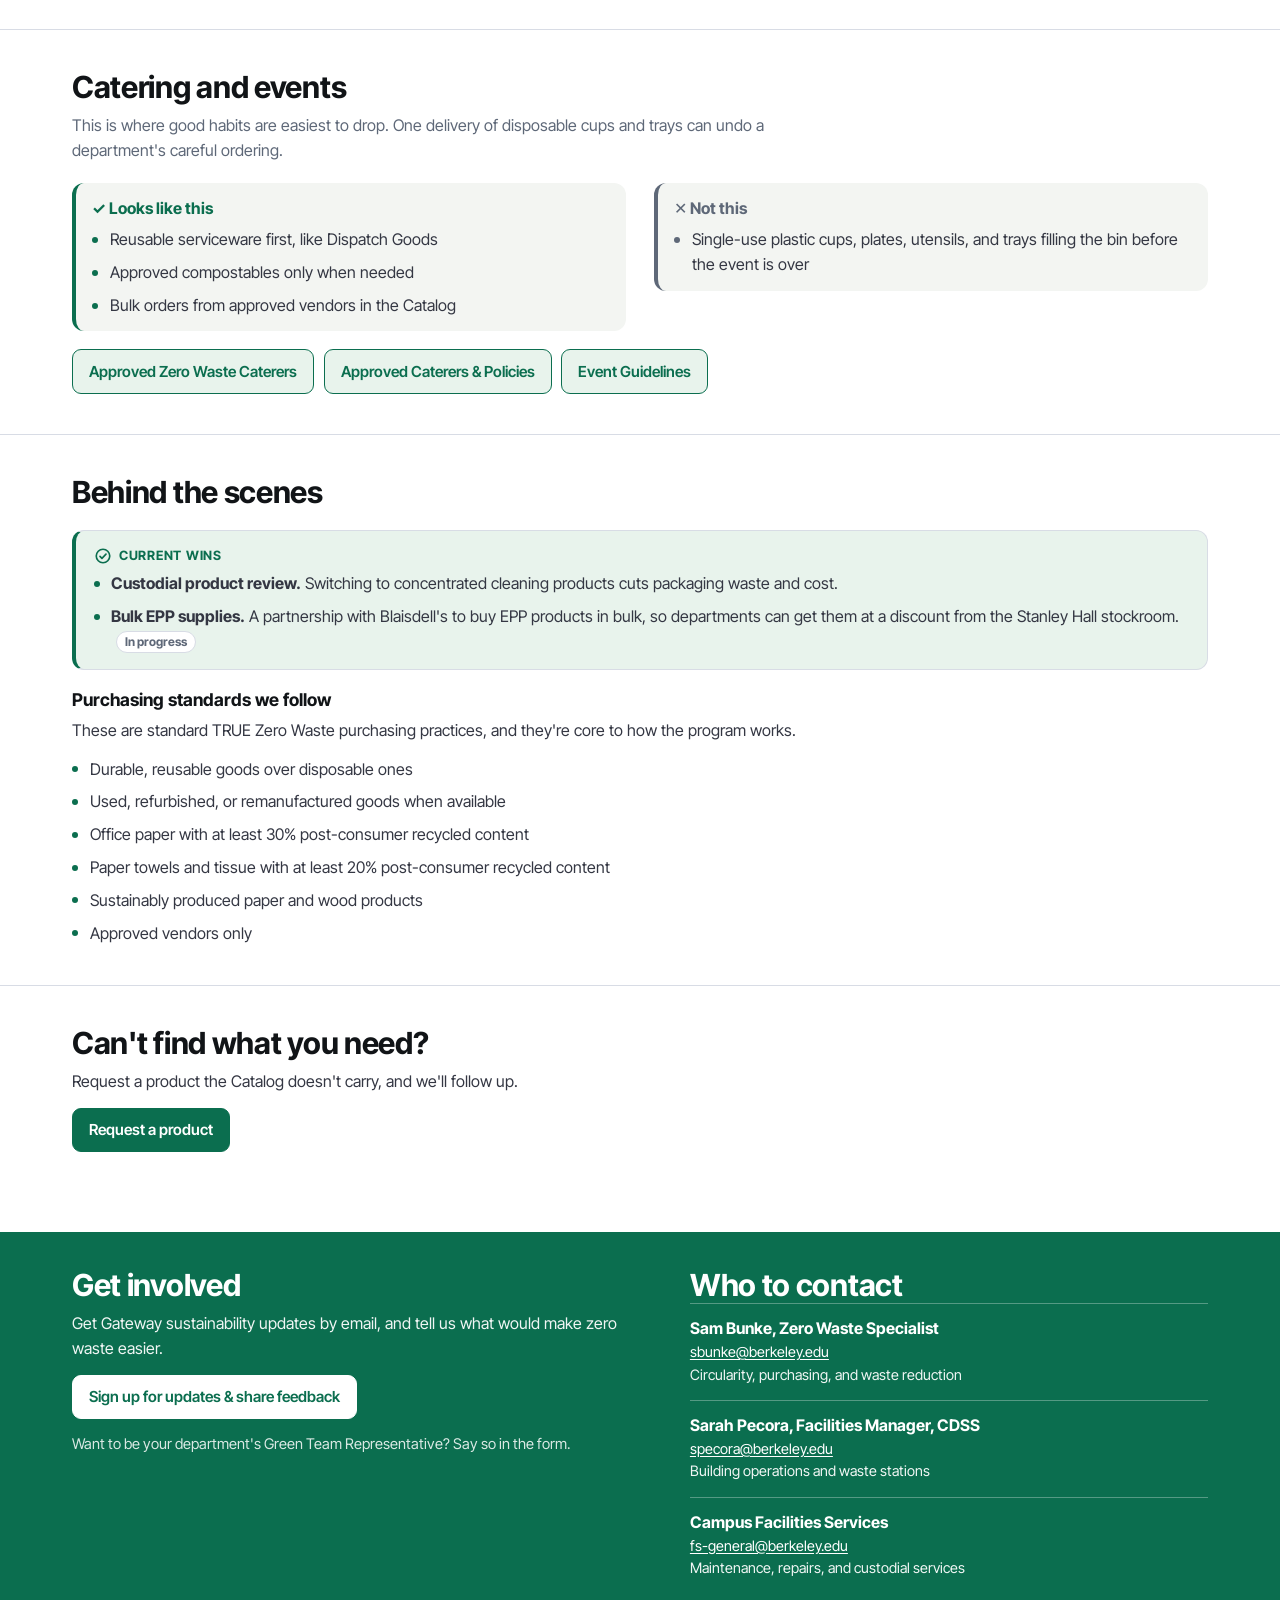
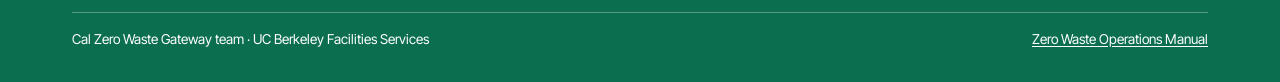
<file: docs/circular-purchasing.html>
<!doctype html>
<html lang="en">
<head>
  <meta charset="utf-8">
  <meta name="viewport" content="width=device-width, initial-scale=1">
  <title>03 Circular Purchasing | Gateway Sustainability Systems</title>
  <meta name="description" content="Check first, refill first, order last. How Gateway departments buy supplies with less waste, using the Approved Products Catalog.">
  <link rel="preconnect" href="https://fonts.googleapis.com">
  <link rel="preconnect" href="https://fonts.gstatic.com" crossorigin>
  <link rel="stylesheet" href="https://fonts.googleapis.com/css2?family=Inter+Tight:wght@400;600;700&display=swap">
  <link rel="stylesheet" href="assets/css/site.css">
  <link rel="icon" href="assets/icons/icon-32.png" sizes="32x32" type="image/png">
  <link rel="apple-touch-icon" href="assets/icons/apple-touch-icon.png">
  <meta property="og:type" content="website">
  <meta property="og:site_name" content="Gateway Sustainability Systems">
  <meta property="og:title" content="03 Circular Purchasing | Gateway Sustainability Systems">
  <meta property="og:description" content="Check first, refill first, order last. How Gateway departments buy supplies with less waste, using the Approved Products Catalog.">
  <meta property="og:url" content="https://ucberkeleyzerowaste.github.io/gateway-dashboard/circular-purchasing.html">
  <meta property="og:image" content="https://ucberkeleyzerowaste.github.io/gateway-dashboard/assets/img/home-hero-og.jpg">
  <meta name="twitter:card" content="summary_large_image">
</head>
<body data-root="" data-page="purchasing">
  <noscript><p class="wrap"><a href="index.html">Home</a> · <a href="construction.html">Construction</a> · <a href="building-systems.html">01 Building Systems</a> · <a href="reuse.html">02 Reuse Systems</a> · <a href="recovery.html">04 Recovery Systems</a> · <a href="resources/index.html">Resource Library</a></p></noscript>

  <main id="main">

    <section aria-labelledby="page-title">
      <img class="hero-img"
           src="assets/img/purchasing-hero-740.webp"
           sizes="100vw" width="740" height="370" fetchpriority="high"
           alt="A supply room with metal shelves full of cardboard boxes, and a desk with a lamp, a laptop, and an open box.">
      <div class="wrap hero-text">
        <span class="subnav-label">03</span>
        <h1 id="page-title">Circular Purchasing</h1>
        <p class="lede">Check first. Refill first. Order last, and make it count.</p>
        <p>A lot of waste is decided before it ever exists. Packaging, delivery trips, and duplicate orders are all locked in the moment something is bought.</p>
        <div class="target">
          <span class="target-value">90%+</span>
          <span class="target-text">Gateway's landfill diversion goal. Every order moves the building toward it or away from it.</span>
        </div>
      </div>
    </section>

    <section class="section" aria-labelledby="order-title">
      <div class="wrap">
        <h2 id="order-title">The order of operations</h2>
        <ol class="steps steps-4" aria-label="Purchasing hierarchy: reuse, refill, order reusables, then compostables or EPP">
          <li data-n="1"><a href="reuse.html#stations">Reuse</a></li>
          <li data-n="2"><a href="reuse.html#stations">Refill</a></li>
          <li data-n="3" class="is-here">Order reusables</li>
          <li data-n="4" class="is-here">Compostables or EPP</li>
        </ol>
        <p class="here-note"><strong>You are here: steps 3 and 4.</strong> Steps 1 and 2, the ReUse Station and the Refill Hub, are on <a href="reuse.html">02 Reuse Systems</a>.</p>

        <ul class="facts" style="margin-top:0.9rem">
          <li><strong>Order reusables.</strong> When supplies run out, order durable, reusable items from the Approved Products Catalog.</li>
          <li><strong>Compostables or EPP.</strong> Only when reuse isn't practical, choose approved compostable items or Environmentally Preferable Purchasing (EPP) products. Compostables must be paper- or fiber-based, never PLA.</li>
        </ul>
      </div>
    </section>

    <section class="section" aria-labelledby="catalog-title">
      <div class="wrap">
        <h2 id="catalog-title">How to buy green</h2>
        <ol class="howto">
          <li><strong>Check the ReUse Station first.</strong> The Catalog shows what's there.</li>
          <li><strong>Buy EPP from Blaisdell's.</strong> In <a href="https://supplychain.berkeley.edu/bearbuy">BearBuy</a>, open the Blaisdell's punchout. In the "Shop by" menu, select "Eco-friendly."</li>
        </ol>
        <p style="margin-top:0.75rem">We're working on a partnership with Blaisdell's to order EPP items in bulk, so departments can buy them from the Stanley Hall stockroom at a discount. <span class="status">In progress</span></p>
        <a class="btn btn-solid" href="resources/catalog.html">View the Approved Products Catalog</a>

        <aside class="callout callout-science" aria-labelledby="sci-label">
          <p class="callout-label" id="sci-label"><svg viewBox="0 0 24 24" fill="none" stroke="currentColor" stroke-width="2" stroke-linecap="round" stroke-linejoin="round" aria-hidden="true"><path d="M9 3h6M10 3v6L4.5 18.5A2 2 0 0 0 6.2 21.5h11.6a2 2 0 0 0 1.7-3L14 9V3"/><path d="M7 15h10"/></svg>The Science</p>
          <h3>Watch out for "compostable" plastic</h3>
          <p>PLA is a plastic made from plants. It only breaks down in high-heat industrial composting, which runs at around 58°C (136°F). Gateway's compost doesn't accept it, and because it looks like regular plastic, it contaminates the bins.</p>
          <p class="source">Source: <a href="https://doi.org/10.1016/j.chemosphere.2024.141729">Oh et al., "Structural evaluation of poly(lactic acid) degradation at standardized composting temperature of 58 degrees," Chemosphere, 2024</a></p>
        </aside>
      </div>
    </section>

    <section class="section" aria-labelledby="events-title">
      <div class="wrap">
        <h2 id="events-title">Catering and events</h2>
        <p class="section-intro">This is where good habits are easiest to drop. One delivery of disposable cups and trays can undo a department's careful ordering.</p>

        <details class="fold fold-plain" data-open-desktop>
        <summary>What a zero waste event looks like</summary>
        <div class="split split-2">
          <div class="check check-yes">
            <p class="check-label">Looks like this</p>
            <ul class="facts">
              <li>Reusable serviceware first, like Dispatch Goods</li>
              <li>Approved compostables only when needed</li>
              <li>Bulk orders from approved vendors in the Catalog</li>
            </ul>
          </div>
          <div class="check check-no">
            <p class="check-label">Not this</p>
            <ul class="facts">
              <li>Single-use plastic cups, plates, utensils, and trays filling the bin before the event is over</li>
            </ul>
          </div>
        </div>
        </details>

        <div class="link-row">
          <a class="btn" href="https://facilities.berkeley.edu/operating-units/campus-operations/cal-zero-waste/zero-waste-programs/approved-zero-waste-caterers">Approved Zero Waste Caterers</a>
          <a class="btn" href="resources/catering-policies.html">Approved Caterers &amp; Policies</a>
          <a class="btn" href="resources/event-guidelines.html">Event Guidelines</a>
        </div>
      </div>
    </section>

    <section class="section" aria-labelledby="wins-title">
      <div class="wrap">
        <h2 id="wins-title">Behind the scenes</h2>
        <aside class="callout callout-wins" aria-labelledby="wins-label">
          <p class="callout-label" id="wins-label"><svg viewBox="0 0 24 24" fill="none" stroke="currentColor" stroke-width="2.2" stroke-linecap="round" stroke-linejoin="round" aria-hidden="true"><circle cx="12" cy="12" r="9"/><path d="M8 12.5l2.6 2.6L16 9.5"/></svg>Current Wins</p>
          <ul class="facts">
            <li><strong>Custodial product review.</strong> Switching to concentrated cleaning products cuts packaging waste and cost.</li>
            <li><strong>Bulk EPP supplies.</strong> A partnership with Blaisdell's to buy EPP products in bulk, so departments can get them at a discount from the Stanley Hall stockroom. <span class="status">In progress</span></li>
          </ul>
        </aside>

        <details class="fold fold-plain" data-open-desktop>
          <summary>Purchasing standards we follow</summary>
          <h3 class="hide-phone" style="margin-top:1.25rem">Purchasing standards we follow</h3>
          <p>These are standard TRUE Zero Waste purchasing practices, and they're core to how the program works.</p>
          <ul class="facts">
            <li>Durable, reusable goods over disposable ones</li>
            <li>Used, refurbished, or remanufactured goods when available</li>
            <li>Office paper with at least 30% post-consumer recycled content</li>
            <li>Paper towels and tissue with at least 20% post-consumer recycled content</li>
            <li>Sustainably produced paper and wood products</li>
            <li>Approved vendors only</li>
          </ul>
        </details>
      </div>
    </section>

    <section class="section" aria-labelledby="request-title">
      <div class="wrap">
        <h2 id="request-title">Can't find what you need?</h2>
        <p>Request a product the Catalog doesn't carry, and we'll follow up.</p>
        <a class="btn btn-solid" href="https://docs.google.com/forms/d/e/1FAIpQLSd6228-0VySoiQXMYRLDfUz7obqbrjYKIy6qmNrcVp3NFGGow/viewform">Request a product</a>
      </div>
    </section>

  </main>

  <script src="assets/js/site.js"></script>
  <script data-goatcounter="https://gatewayzerowaste.goatcounter.com/count" async src="https://gc.zgo.at/count.js"></script>
</body>
</html>
</file>
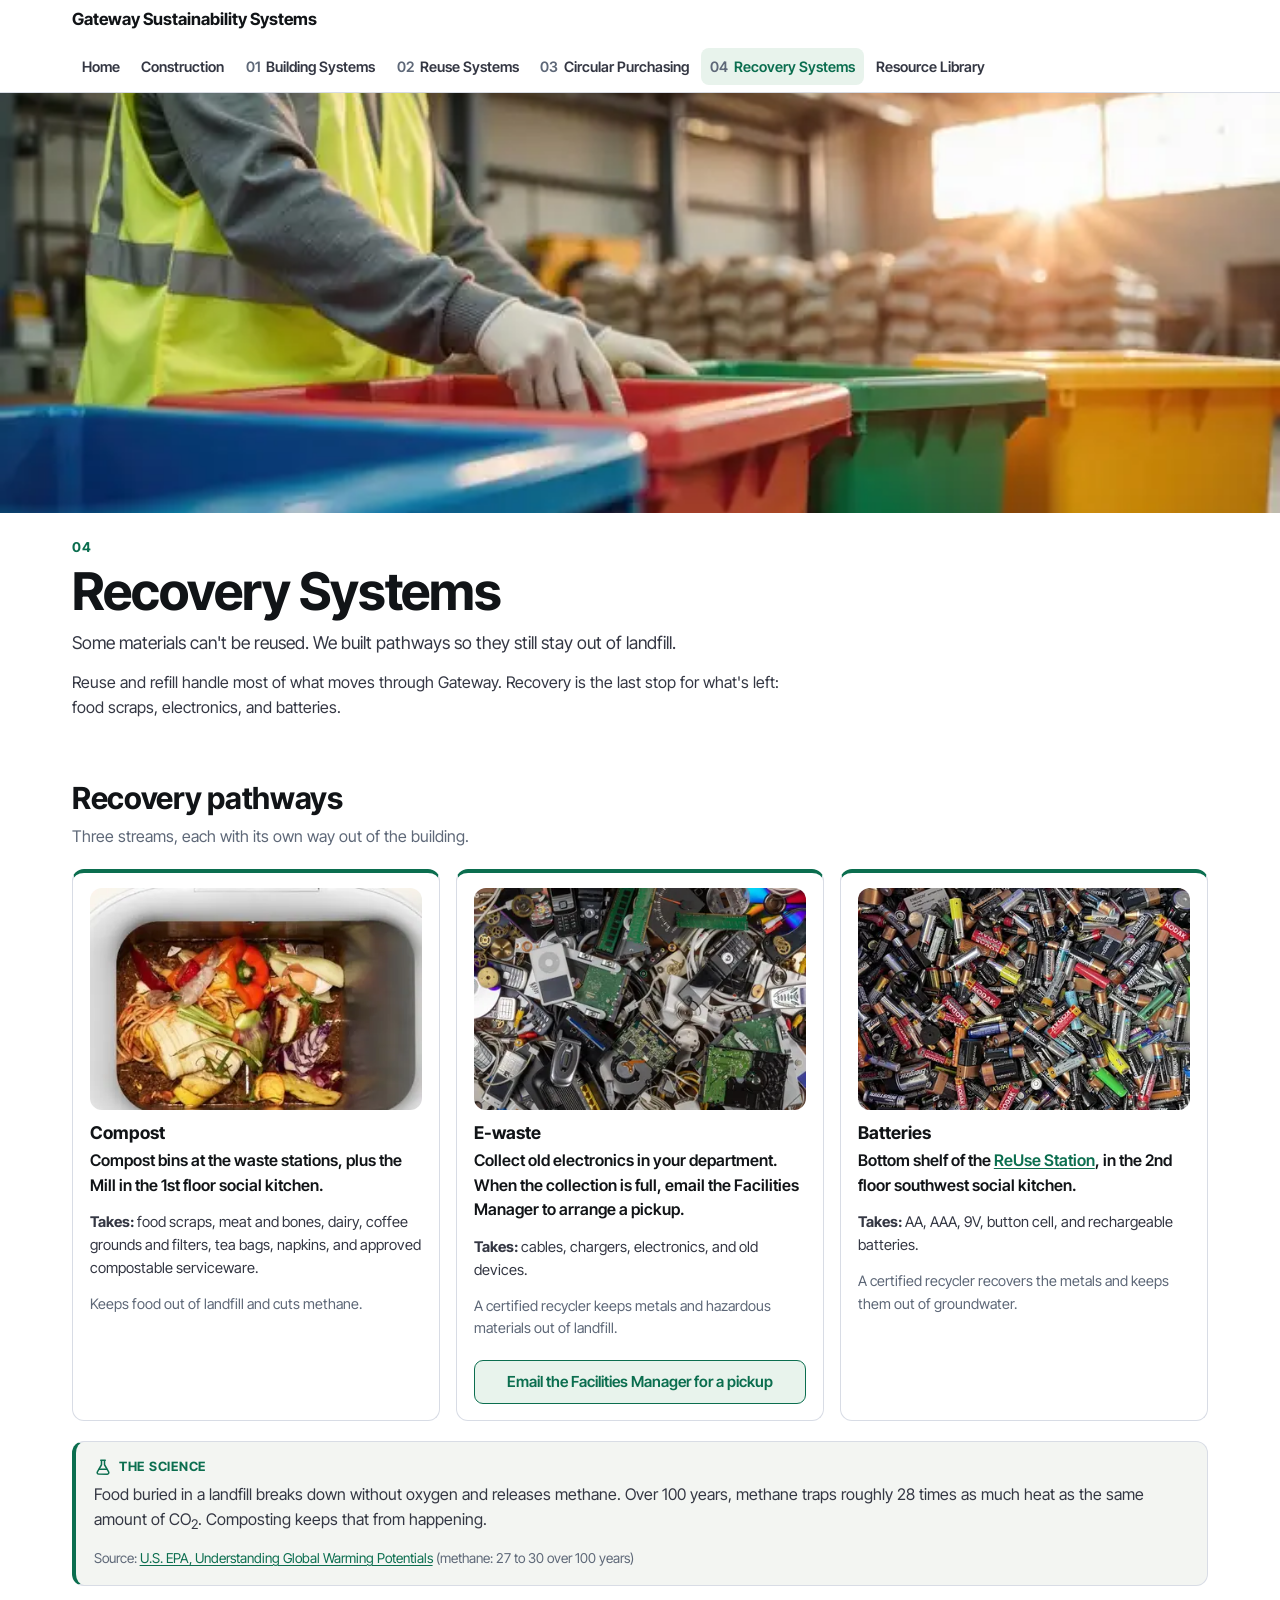
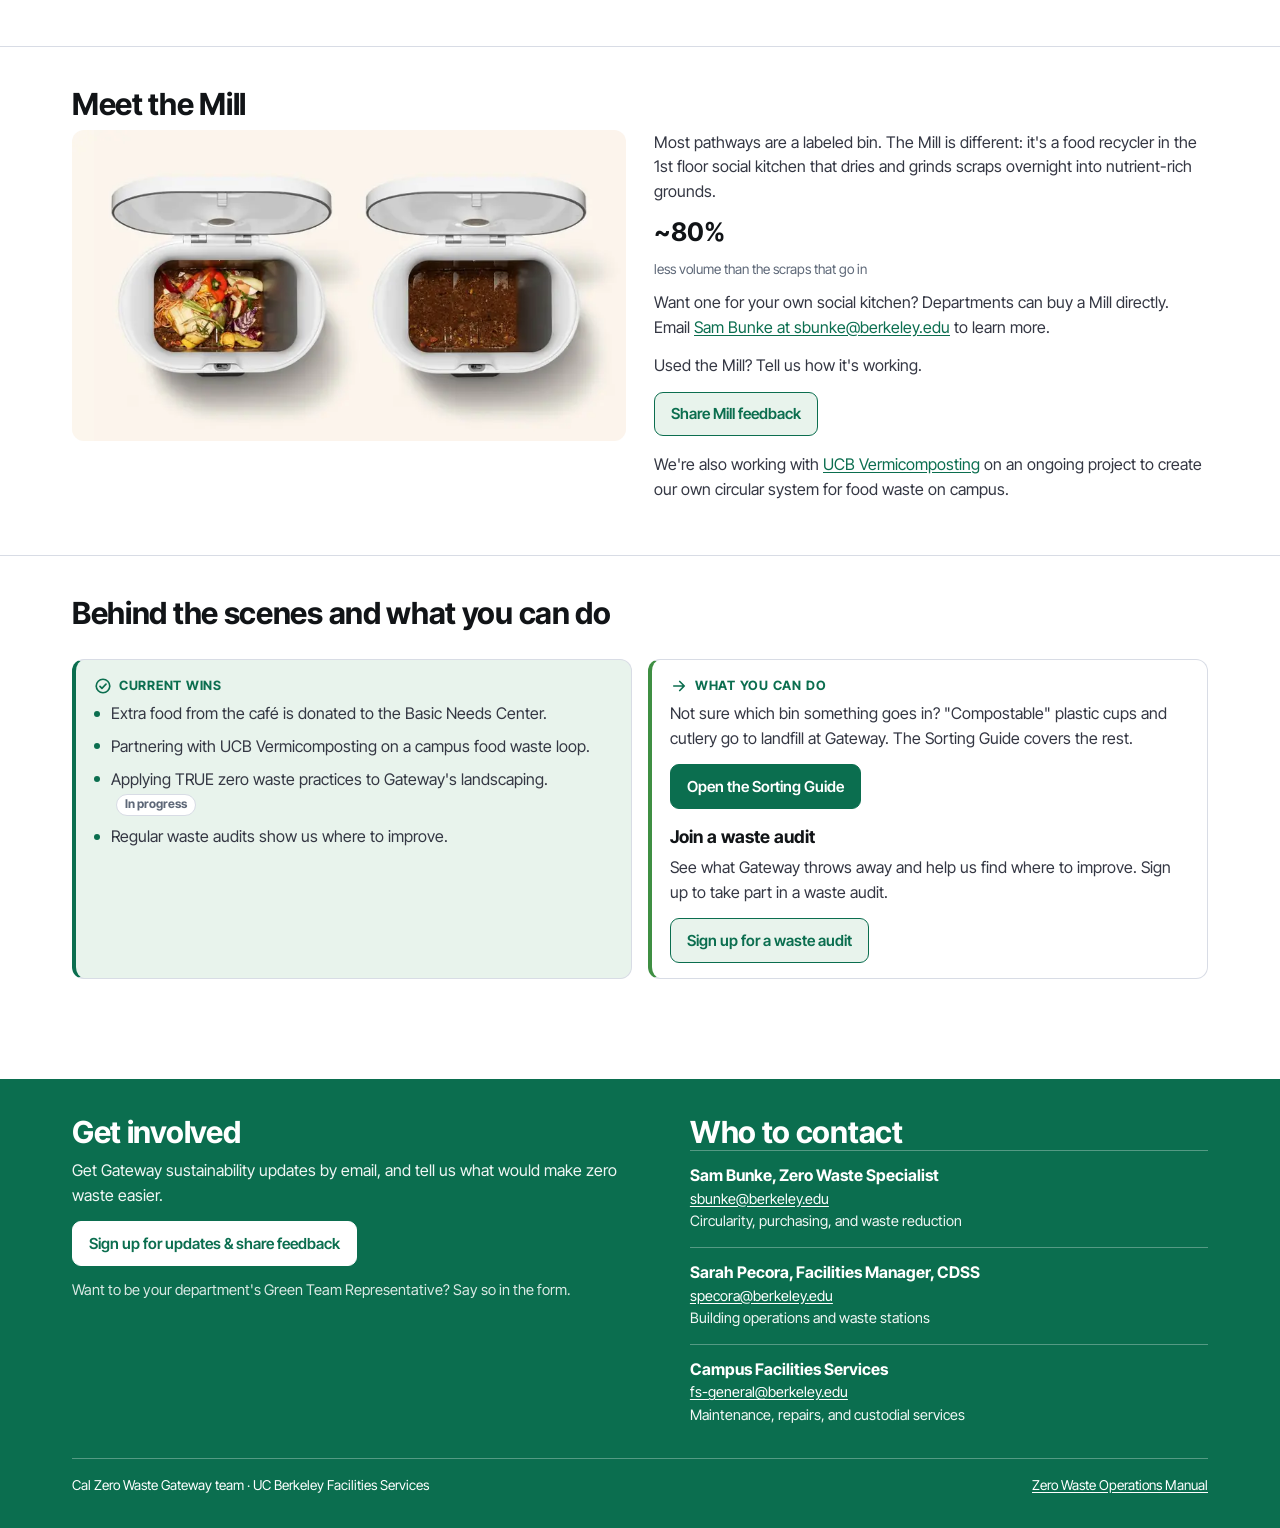
<file: docs/recovery.html>
<!doctype html>
<html lang="en">
<head>
  <meta charset="utf-8">
  <meta name="viewport" content="width=device-width, initial-scale=1">
  <title>04 Recovery Systems | Gateway Sustainability Systems</title>
  <meta name="description" content="Compost, e-waste, and batteries: where Gateway sends what can't be reused, so it still stays out of landfill.">
  <link rel="preconnect" href="https://fonts.googleapis.com">
  <link rel="preconnect" href="https://fonts.gstatic.com" crossorigin>
  <link rel="stylesheet" href="https://fonts.googleapis.com/css2?family=Inter+Tight:wght@400;600;700&display=swap">
  <link rel="stylesheet" href="assets/css/site.css">
  <link rel="icon" href="assets/icons/icon-32.png" sizes="32x32" type="image/png">
  <link rel="apple-touch-icon" href="assets/icons/apple-touch-icon.png">
  <meta property="og:type" content="website">
  <meta property="og:site_name" content="Gateway Sustainability Systems">
  <meta property="og:title" content="04 Recovery Systems | Gateway Sustainability Systems">
  <meta property="og:description" content="Compost, e-waste, and batteries: where Gateway sends what can't be reused, so it still stays out of landfill.">
  <meta property="og:url" content="https://ucberkeleyzerowaste.github.io/gateway-dashboard/recovery.html">
  <meta property="og:image" content="https://ucberkeleyzerowaste.github.io/gateway-dashboard/assets/img/home-hero-og.jpg">
  <meta name="twitter:card" content="summary_large_image">
</head>
<body data-root="" data-page="recovery">
  <noscript><p class="wrap"><a href="index.html">Home</a> · <a href="construction.html">Construction</a> · <a href="building-systems.html">01 Building Systems</a> · <a href="reuse.html">02 Reuse Systems</a> · <a href="circular-purchasing.html">03 Circular Purchasing</a> · <a href="resources/index.html">Resource Library</a></p></noscript>

  <main id="main">

    <section aria-labelledby="page-title">
      <img class="hero-img"
           src="assets/img/recovery-hero-720.webp"
           sizes="100vw" width="720" height="360" fetchpriority="high"
           alt="A worker in a high-visibility vest and gloves beside a row of blue, red, green, and yellow sorting bins in a warehouse.">
      <div class="wrap hero-text">
        <span class="subnav-label">04</span>
        <h1 id="page-title">Recovery Systems</h1>
        <p class="lede">Some materials can't be reused. We built pathways so they still stay out of landfill.</p>
        <p>Reuse and refill handle most of what moves through Gateway. Recovery is the last stop for what's left: food scraps, electronics, and batteries.</p>
      </div>
    </section>

    <section class="section" aria-labelledby="paths-title">
      <div class="wrap">
        <h2 id="paths-title">Recovery pathways</h2>
        <p class="section-intro">Three streams, each with its own way out of the building.</p>

        <div class="pathways">
          <article class="pathway" aria-labelledby="pw-compost">
            <img class="photo pathway-photo" src="assets/img/compost-400.webp" width="400" height="266" loading="lazy" decoding="async"
                 alt="Fresh food scraps inside an open Mill food recycler.">
            <h3 id="pw-compost">Compost</h3>
            <p class="pathway-where">Compost bins at the waste stations, plus the Mill in the 1st floor social kitchen.</p>
            <details class="fold fold-plain pathway-more" data-open-desktop>
              <summary>What goes in</summary>
              <p class="pathway-takes"><strong>Takes:</strong> food scraps, meat and bones, dairy, coffee grounds and filters, tea bags, napkins, and approved compostable serviceware.</p>
              <p class="pathway-outcome">Keeps food out of landfill and cuts methane.</p>
            </details>
          </article>

          <article class="pathway" aria-labelledby="pw-ewaste">
            <img class="photo pathway-photo" src="assets/img/ewaste-400.webp" width="400" height="267" loading="lazy" decoding="async"
                 alt="A pile of old electronics: phones, circuit boards, cables, and computer parts.">
            <h3 id="pw-ewaste">E-waste</h3>
            <p class="pathway-where">Collect old electronics in your department. When the collection is full, email the Facilities Manager to arrange a pickup.</p>
            <details class="fold fold-plain pathway-more" data-open-desktop>
              <summary>What goes in</summary>
              <p class="pathway-takes"><strong>Takes:</strong> cables, chargers, electronics, and old devices.</p>
              <p class="pathway-outcome">A certified recycler keeps metals and hazardous materials out of landfill.</p>
            </details>
            <a class="btn btn-block" href="mailto:specora@berkeley.edu?subject=E-waste%20pickup%20request%20(Gateway)">Email the Facilities Manager for a pickup</a>
          </article>

          <article class="pathway" aria-labelledby="pw-batteries">
            <img class="photo pathway-photo" src="assets/img/batteries-400.webp" width="400" height="267" loading="lazy" decoding="async"
                 alt="A heap of used household batteries in many sizes and brands.">
            <h3 id="pw-batteries">Batteries</h3>
            <p class="pathway-where">Bottom shelf of the <a href="reuse.html#stations">ReUse Station</a>, in the 2nd floor southwest social kitchen.</p>
            <details class="fold fold-plain pathway-more" data-open-desktop>
              <summary>What goes in</summary>
              <p class="pathway-takes"><strong>Takes:</strong> AA, AAA, 9V, button cell, and rechargeable batteries.</p>
              <p class="pathway-outcome">A certified recycler recovers the metals and keeps them out of groundwater.</p>
            </details>
          </article>
        </div>

        <aside class="callout callout-science" aria-labelledby="sci-label">
          <p class="callout-label" id="sci-label"><svg viewBox="0 0 24 24" fill="none" stroke="currentColor" stroke-width="2" stroke-linecap="round" stroke-linejoin="round" aria-hidden="true"><path d="M9 3h6M10 3v6L4.5 18.5A2 2 0 0 0 6.2 21.5h11.6a2 2 0 0 0 1.7-3L14 9V3"/><path d="M7 15h10"/></svg>The Science</p>
          <p>Food buried in a landfill breaks down without oxygen and releases methane. Over 100 years, methane traps roughly 28 times as much heat as the same amount of CO<sub>2</sub>. Composting keeps that from happening.</p>
          <p class="source">Source: <a href="https://www.epa.gov/ghgemissions/understanding-global-warming-potentials">U.S. EPA, Understanding Global Warming Potentials</a> (methane: 27 to 30 over 100 years)</p>
        </aside>
      </div>
    </section>

    <section class="section" aria-labelledby="mill-title">
      <div class="wrap">
        <h2 id="mill-title">Meet the Mill</h2>
        <div class="split">
          <img class="photo photo-short" src="assets/img/mill-800.webp" width="800" height="450" loading="lazy" decoding="async"
               alt="Two open Mill food recyclers seen from above: one holds fresh food scraps, the other the dry, brown grounds they become.">
          <div>
            <p>Most pathways are a labeled bin. The Mill is different: it's a food recycler in the 1st floor social kitchen that dries and grinds scraps overnight into nutrient-rich grounds.</p>
            <p class="stat-inline">~80%</p>
            <p class="stat-inline-label">less volume than the scraps that go in</p>
            <p>Want one for your own social kitchen? Departments can buy a Mill directly. Email <a href="mailto:sbunke@berkeley.edu?subject=Buying%20a%20Mill">Sam Bunke at sbunke@berkeley.edu</a> to learn more.</p>
            <p>Used the Mill? Tell us how it's working.</p>
            <a class="btn" href="https://docs.google.com/forms/d/e/1FAIpQLSdYqM_vQwz0d_nk2CL9bYEOQN2cGNHiSF0HGMt-owCXC2Skjg/viewform">Share Mill feedback<span class="sr-only"> (Google Form)</span></a>
            <p style="margin-top:1rem">We're also working with <a href="https://serc.berkeley.edu/vermicomposting">UCB Vermicomposting</a> on an ongoing project to create our own circular system for food waste on campus.</p>
          </div>
        </div>
      </div>
    </section>

    <section class="section" aria-labelledby="wins-title">
      <div class="wrap">
        <h2 id="wins-title">Behind the scenes and what you can do</h2>
        <div class="callout-grid">
          <aside class="callout callout-wins" aria-labelledby="wins-label">
            <p class="callout-label" id="wins-label"><svg viewBox="0 0 24 24" fill="none" stroke="currentColor" stroke-width="2.2" stroke-linecap="round" stroke-linejoin="round" aria-hidden="true"><circle cx="12" cy="12" r="9"/><path d="M8 12.5l2.6 2.6L16 9.5"/></svg>Current Wins</p>
            <ul class="facts">
              <li>Extra food from the café is donated to the Basic Needs Center.</li>
              <li>Partnering with UCB Vermicomposting on a campus food waste loop.</li>
              <li>Applying TRUE zero waste practices to Gateway's landscaping. <span class="status">In progress</span></li>
              <li>Regular waste audits show us where to improve.</li>
            </ul>
          </aside>
          <aside class="callout callout-action" aria-labelledby="action-label">
            <p class="callout-label" id="action-label"><svg viewBox="0 0 24 24" fill="none" stroke="currentColor" stroke-width="2.2" stroke-linecap="round" stroke-linejoin="round" aria-hidden="true"><path d="M5 12h14M13 6l6 6-6 6"/></svg>What you can do</p>
            <p>Not sure which bin something goes in? "Compostable" plastic cups and cutlery go to landfill at Gateway. The Sorting Guide covers the rest.</p>
            <a class="btn btn-solid" href="resources/sorting-guide.html">Open the Sorting Guide</a>
            <h3 style="margin-top:1.1rem">Join a waste audit</h3>
            <p>See what Gateway throws away and help us find where to improve. Sign up to take part in a waste audit.</p>
            <a class="btn" href="https://docs.google.com/forms/d/e/1FAIpQLSfIF9cKXX34VZBbwNo6MI5dDKseqLZFtDaxAOTxGupuudatJw/viewform?usp=publish-editor">Sign up for a waste audit</a>
          </aside>
        </div>
      </div>
    </section>

  </main>

  <script src="assets/js/site.js"></script>
  <script data-goatcounter="https://gatewayzerowaste.goatcounter.com/count" async src="https://gc.zgo.at/count.js"></script>
</body>
</html>
</file>
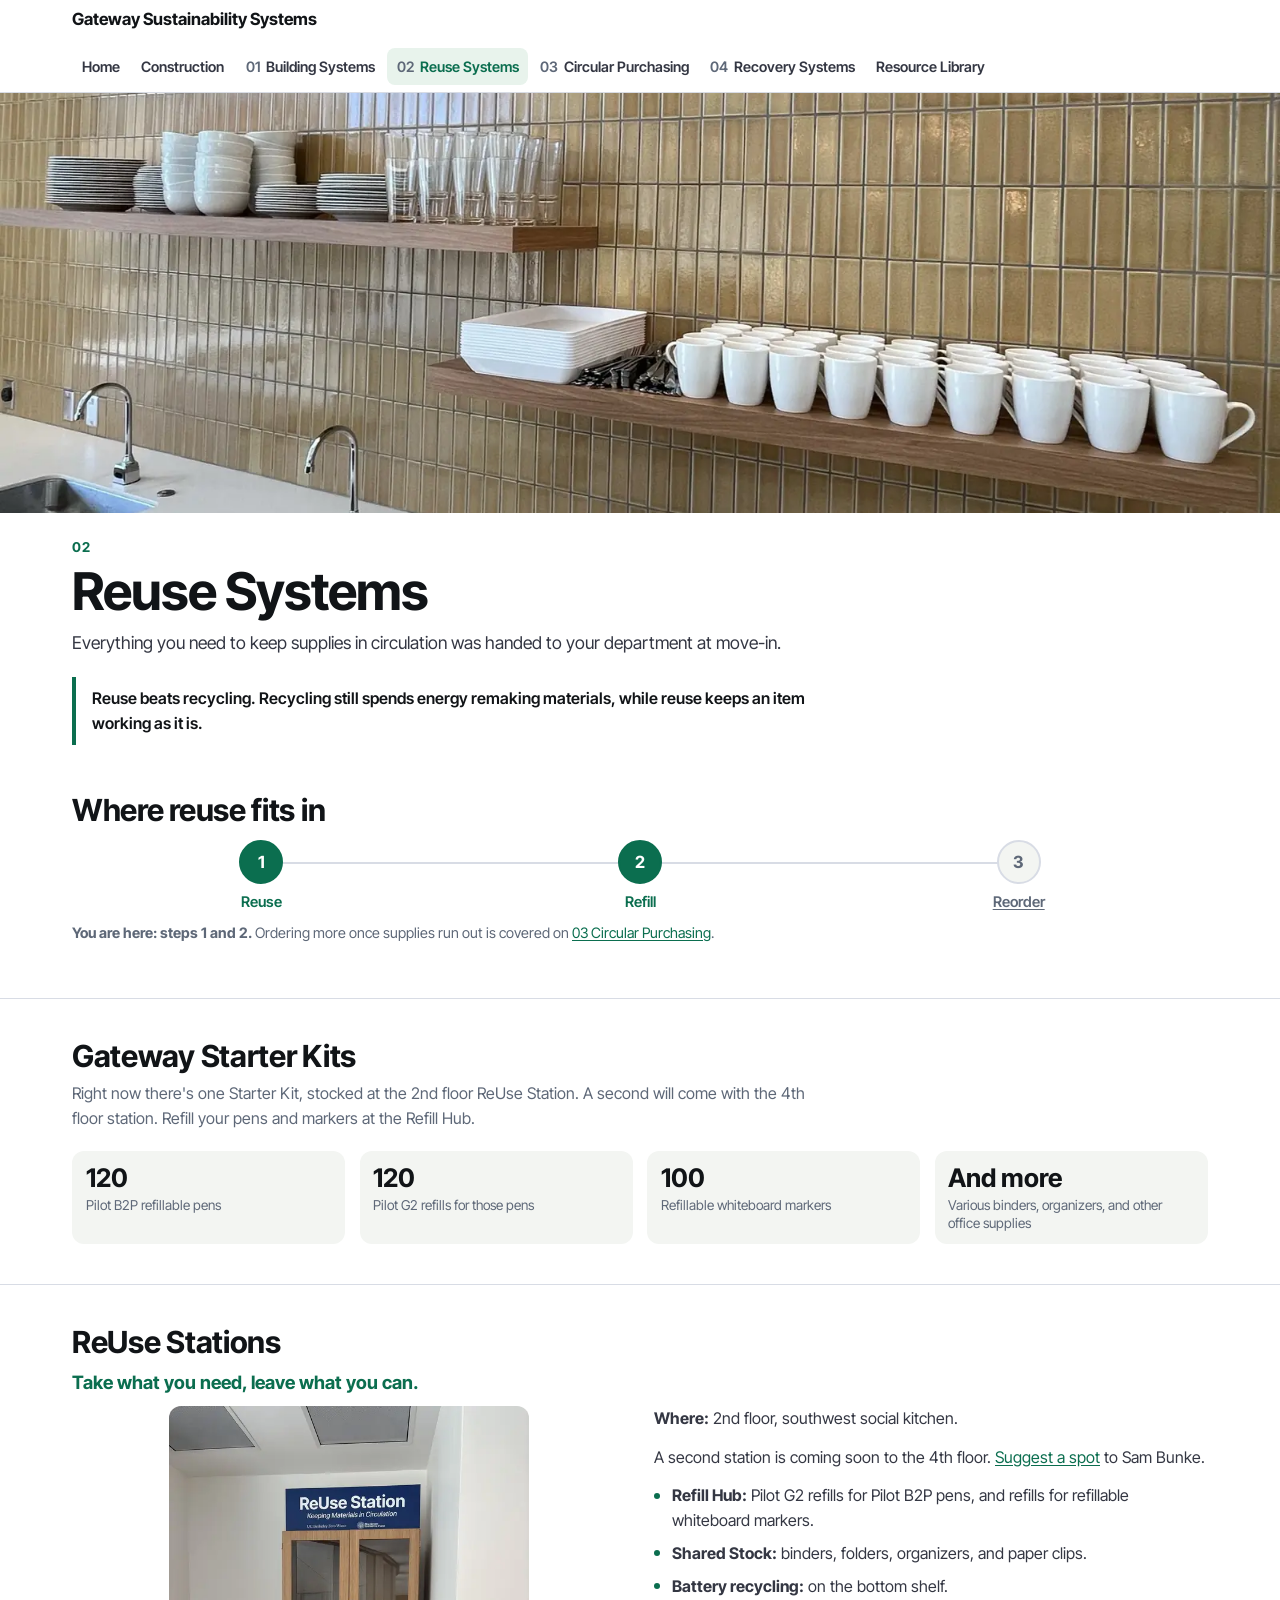
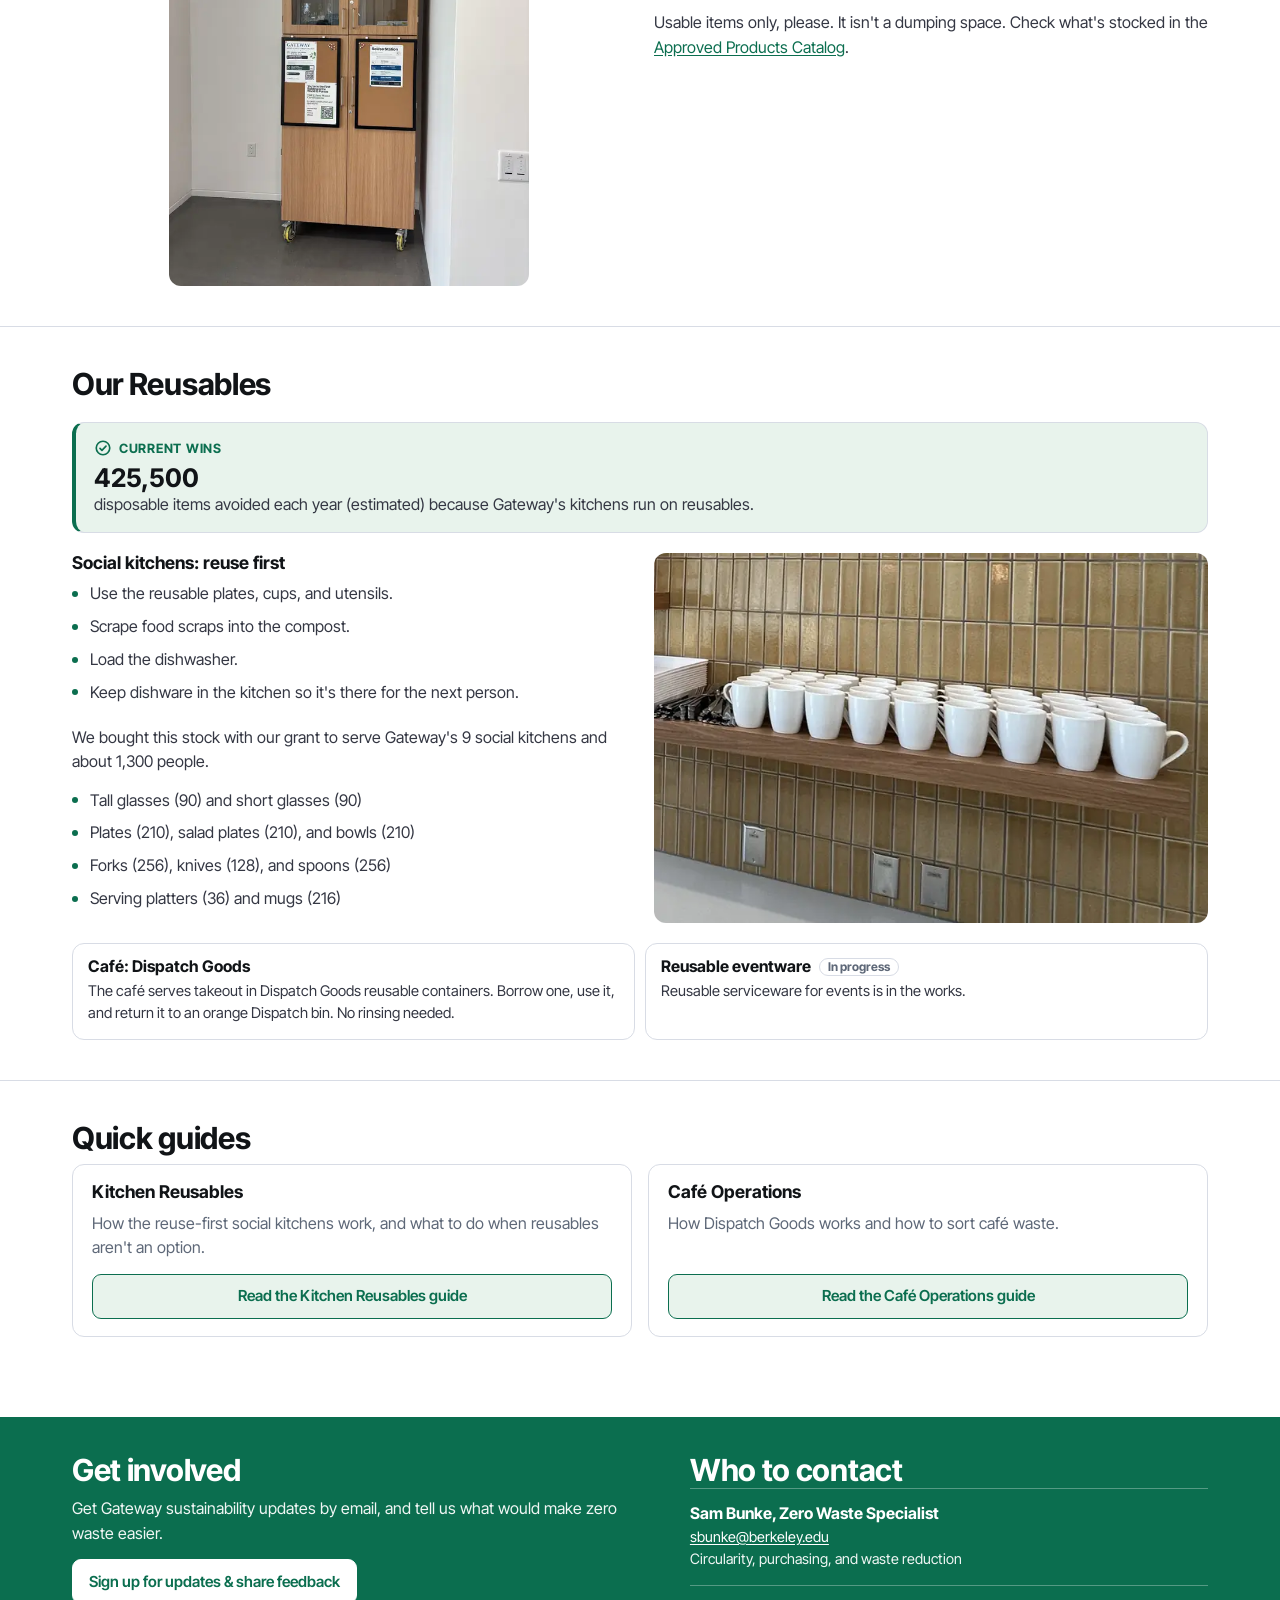
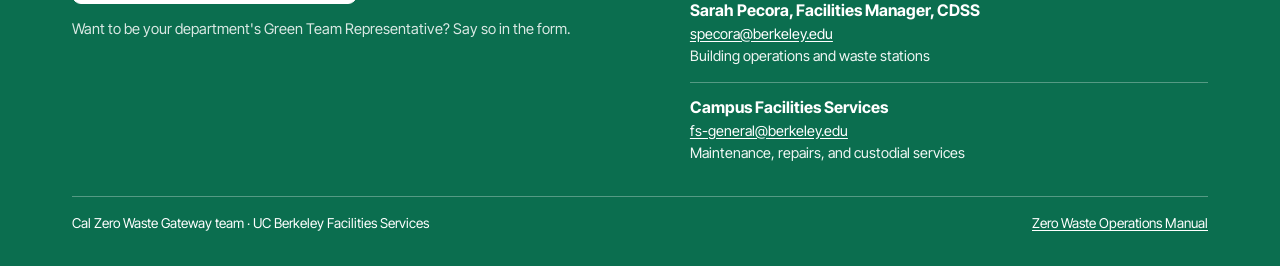
<file: docs/reuse.html>
<!doctype html>
<html lang="en">
<head>
  <meta charset="utf-8">
  <meta name="viewport" content="width=device-width, initial-scale=1">
  <title>02 Reuse Systems | Gateway Sustainability Systems</title>
  <meta name="description" content="Starter kits, the ReUse Station, refillable pens and markers, and reusable kitchens: how Gateway makes reuse the easiest option every day.">
  <link rel="preconnect" href="https://fonts.googleapis.com">
  <link rel="preconnect" href="https://fonts.gstatic.com" crossorigin>
  <link rel="stylesheet" href="https://fonts.googleapis.com/css2?family=Inter+Tight:wght@400;600;700&display=swap">
  <link rel="stylesheet" href="assets/css/site.css">
  <link rel="icon" href="assets/icons/icon-32.png" sizes="32x32" type="image/png">
  <link rel="apple-touch-icon" href="assets/icons/apple-touch-icon.png">
  <meta property="og:type" content="website">
  <meta property="og:site_name" content="Gateway Sustainability Systems">
  <meta property="og:title" content="02 Reuse Systems | Gateway Sustainability Systems">
  <meta property="og:description" content="Starter kits, the ReUse Station, refillable pens and markers, and reusable kitchens: how Gateway makes reuse the easiest option every day.">
  <meta property="og:url" content="https://ucberkeleyzerowaste.github.io/gateway-dashboard/reuse.html">
  <meta property="og:image" content="https://ucberkeleyzerowaste.github.io/gateway-dashboard/assets/img/home-hero-og.jpg">
  <meta name="twitter:card" content="summary_large_image">
</head>
<body data-root="" data-page="reuse">
  <noscript><p class="wrap"><a href="index.html">Home</a> · <a href="construction.html">Construction</a> · <a href="building-systems.html">01 Building Systems</a> · <a href="circular-purchasing.html">03 Circular Purchasing</a> · <a href="recovery.html">04 Recovery Systems</a> · <a href="resources/index.html">Resource Library</a></p></noscript>

  <main id="main">

    <section aria-labelledby="page-title">
      <img class="hero-img"
           src="assets/img/reuse-hero-800.webp"
           srcset="assets/img/reuse-hero-800.webp 800w, assets/img/reuse-hero-1600.webp 1600w"
           sizes="100vw" width="1600" height="800" fetchpriority="high"
           alt="Open shelves in a social kitchen stocked with reusable plates, bowls, glasses, and white mugs above a long sink counter.">
      <div class="wrap hero-text">
        <span class="subnav-label">02</span>
        <h1 id="page-title">Reuse Systems</h1>
        <p class="lede">Everything you need to keep supplies in circulation was handed to your department at move-in.</p>
        <p class="pull">Reuse beats recycling. Recycling still spends energy remaking materials, while reuse keeps an item working as it is.</p>
      </div>
    </section>

    <section class="section" aria-labelledby="fits">
      <div class="wrap">
        <h2 id="fits">Where reuse fits in</h2>
        <ol class="steps" aria-label="Supply steps: reuse, refill, reorder">
          <li data-n="1" class="is-here">Reuse</li>
          <li data-n="2" class="is-here">Refill</li>
          <li data-n="3"><a href="circular-purchasing.html">Reorder</a></li>
        </ol>
        <p class="here-note"><strong>You are here: steps 1 and 2.</strong> Ordering more once supplies run out is covered on <a href="circular-purchasing.html">03 Circular Purchasing</a>.</p>
      </div>
    </section>

    <section class="section" aria-labelledby="kits">
      <div class="wrap">
        <h2 id="kits">Gateway Starter Kits</h2>
        <p class="section-intro">Right now there's one Starter Kit, stocked at the 2nd floor ReUse Station. A second will come with the 4th floor station. Refill your pens and markers at the Refill Hub.</p>
        <ul class="kit">
          <li><span class="metric-value">120</span><span class="metric-label">Pilot B2P refillable pens</span></li>
          <li><span class="metric-value">120</span><span class="metric-label">Pilot G2 refills for those pens</span></li>
          <li><span class="metric-value">100</span><span class="metric-label">Refillable whiteboard markers</span></li>
          <li><span class="metric-value">And more</span><span class="metric-label">Various binders, organizers, and other office supplies</span></li>
        </ul>

      </div>
    </section>

    <section class="section" aria-labelledby="stations">
      <div class="wrap">
        <h2 id="stations">ReUse Stations</h2>
        <p class="motto">Take what you need, leave what you can.</p>
        <div class="split">
          <div>
            <img class="photo photo-portrait" src="assets/img/reuse-station-600.webp" width="600" height="800" loading="lazy" decoding="async"
                 alt="Gateway's ReUse Station: a tall wooden cabinet on wheels with glass upper doors, under a blue sign reading ReUse Station, Keeping Materials in Circulation. Corkboards on the doors hold a ReUse Station guide and Gateway zero waste posters.">
          </div>
          <div>
            <p><strong>Where:</strong> 2nd floor, southwest social kitchen.</p>
            <p>A second station is coming soon to the 4th floor. <a href="mailto:sbunke@berkeley.edu?subject=4th%20floor%20ReUse%20Station">Suggest a spot</a> to Sam Bunke.</p>
            <ul class="facts">
              <li><strong>Refill Hub:</strong> Pilot G2 refills for Pilot B2P pens, and refills for refillable whiteboard markers.</li>
              <li><strong>Shared Stock:</strong> binders, folders, organizers, and paper clips.</li>
              <li><strong>Battery recycling:</strong> on the bottom shelf.</li>
            </ul>
            <p style="margin-top:0.75rem">Usable items only, please. It isn't a dumping space. Check what's stocked in the <a href="resources/catalog.html">Approved Products Catalog</a>.</p>
          </div>
        </div>
      </div>
    </section>

    <section class="section" aria-labelledby="reusables">
      <div class="wrap">
        <h2 id="reusables">Our Reusables</h2>
        <aside class="callout callout-wins" aria-labelledby="reuse-wins">
          <p class="callout-label" id="reuse-wins"><svg viewBox="0 0 24 24" fill="none" stroke="currentColor" stroke-width="2.2" stroke-linecap="round" stroke-linejoin="round" aria-hidden="true"><circle cx="12" cy="12" r="9"/><path d="M8 12.5l2.6 2.6L16 9.5"/></svg>Current Wins</p>
          <p><span class="stat-inline">425,500</span> disposable items avoided each year (estimated) because Gateway's kitchens run on reusables.</p>
        </aside>

        <div class="split">
          <div>
            <details class="fold fold-plain" data-open-desktop>
            <summary>How to use the social kitchens</summary>
            <h3 class="hide-phone">Social kitchens: reuse first</h3>
            <ul class="facts">
              <li>Use the reusable plates, cups, and utensils.</li>
              <li>Scrape food scraps into the compost.</li>
              <li>Load the dishwasher.</li>
              <li>Keep dishware in the kitchen so it's there for the next person.</li>
            </ul>
            </details>
            <details class="fold fold-plain fold-section" data-open-desktop>
              <summary>What's in the set</summary>
              <p>We bought this stock with our grant to serve Gateway's 9 social kitchens and about 1,300 people.</p>
              <ul class="facts">
                <li>Tall glasses (90) and short glasses (90)</li>
                <li>Plates (210), salad plates (210), and bowls (210)</li>
                <li>Forks (256), knives (128), and spoons (256)</li>
                <li>Serving platters (36) and mugs (216)</li>
              </ul>
            </details>
          </div>
          <img class="photo hide-phone" src="assets/img/reusables-shelf-700.webp" width="700" height="467" loading="lazy" decoding="async"
               alt="A wooden shelf in a Gateway social kitchen lined with white reusable mugs, a stack of white serving platters, and metal cutlery.">
        </div>

        <div class="mini-grid" style="margin-top:1.25rem">
          <div class="mini">
            <h3>Café: Dispatch Goods</h3>
            <p>The café serves takeout in Dispatch Goods reusable containers. Borrow one, use it, and return it to an orange Dispatch bin. No rinsing needed.</p>
          </div>
          <div class="mini">
            <h3>Reusable eventware <span class="status">In progress</span></h3>
            <p>Reusable serviceware for events is in the works.</p>
          </div>
        </div>
      </div>
    </section>

    <section class="section" aria-labelledby="more">
      <div class="wrap">
        <h2 id="more">Quick guides</h2>
        <div class="panel-grid">
          <div class="resource">
            <h3>Kitchen Reusables</h3>
            <p class="hide-phone">How the reuse-first social kitchens work, and what to do when reusables aren't an option.</p>
            <a class="btn btn-block" href="resources/kitchen-reusables.html">Read the Kitchen Reusables guide</a>
          </div>
          <div class="resource">
            <h3>Café Operations</h3>
            <p class="hide-phone">How Dispatch Goods works and how to sort café waste.</p>
            <a class="btn btn-block" href="resources/cafe-operations.html">Read the Café Operations guide</a>
          </div>
        </div>
      </div>
    </section>

  </main>

  <script src="assets/js/site.js"></script>
  <script data-goatcounter="https://gatewayzerowaste.goatcounter.com/count" async src="https://gc.zgo.at/count.js"></script>
</body>
</html>
</file>
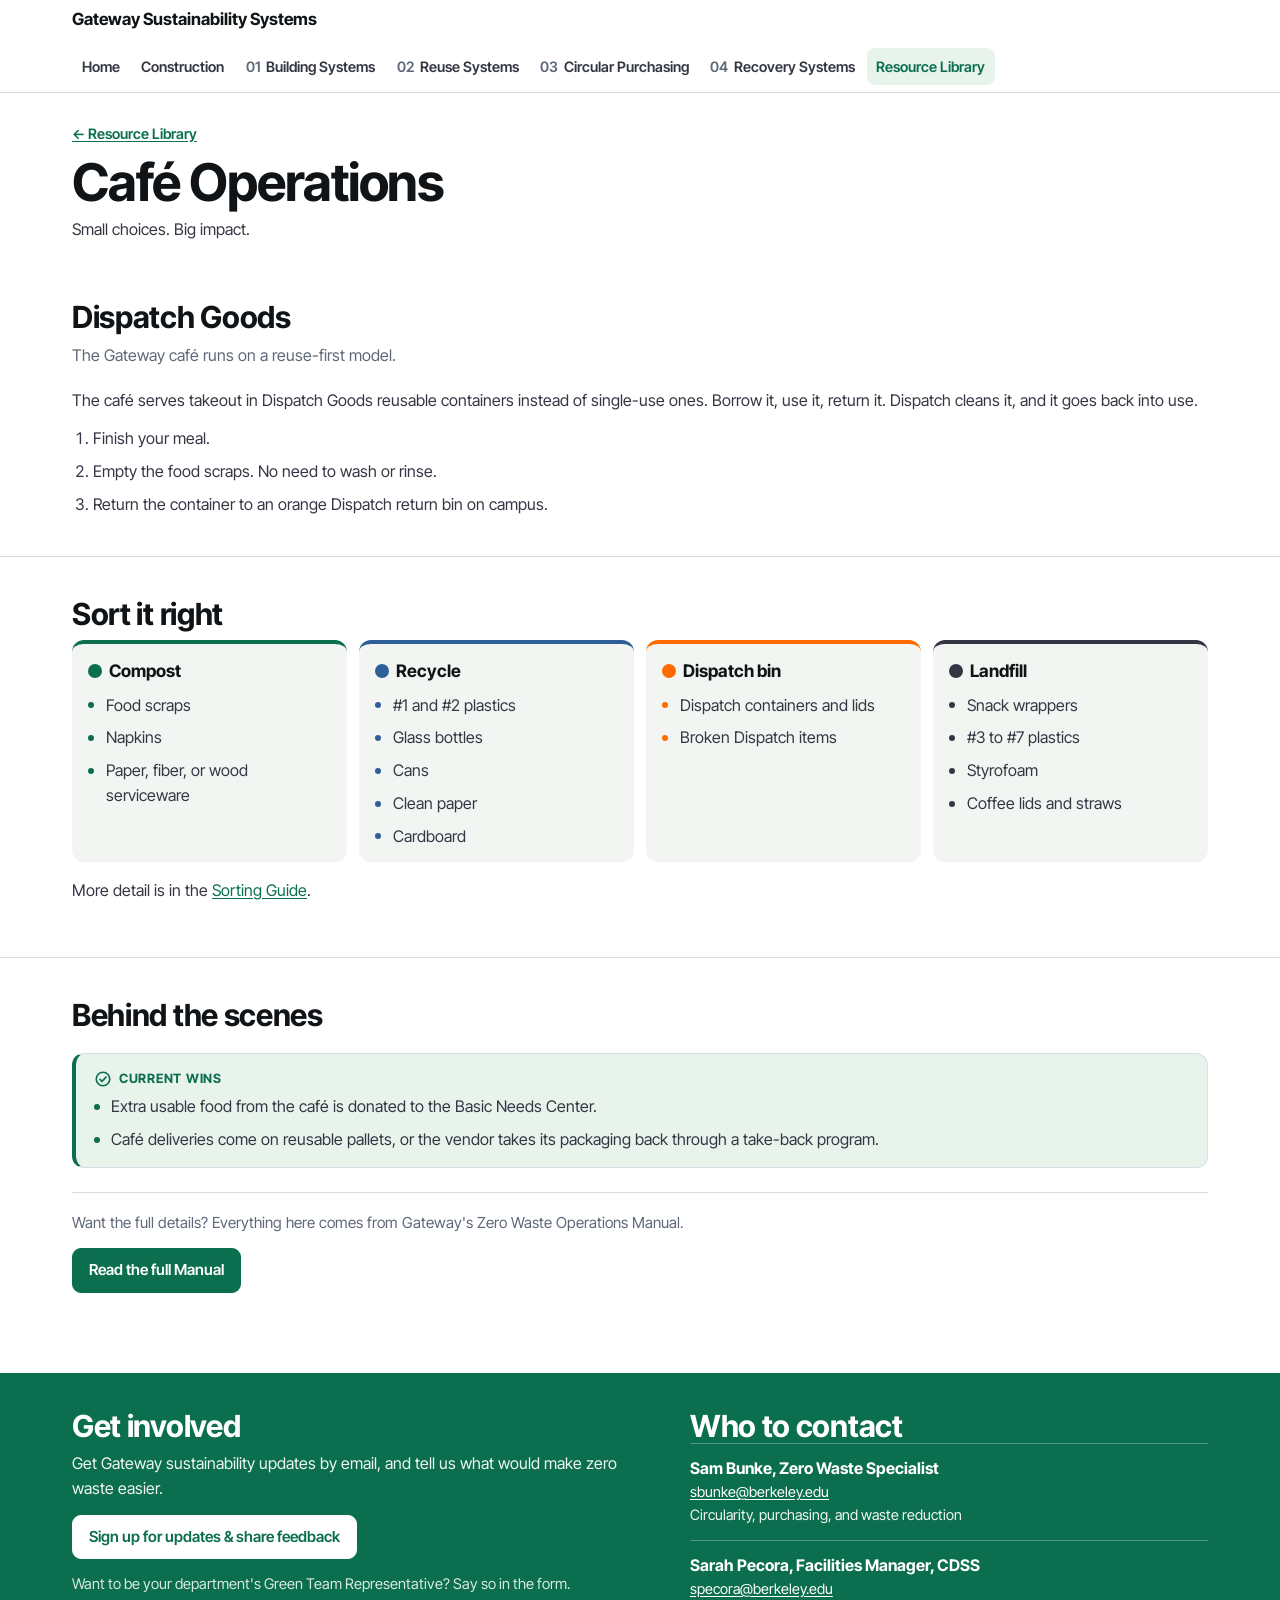
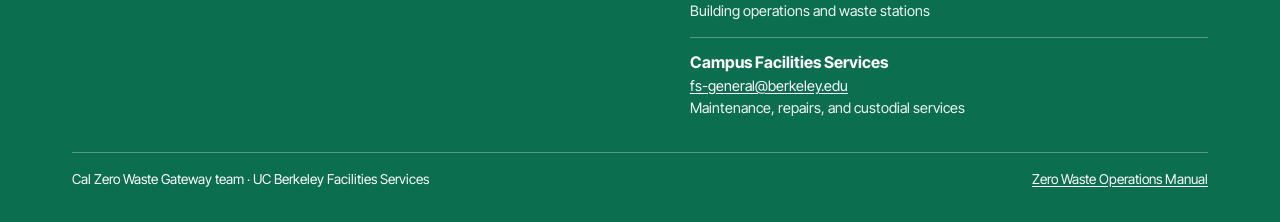
<file: docs/resources/cafe-operations.html>
<!doctype html>
<html lang="en">
<head>
  <meta charset="utf-8">
  <meta name="viewport" content="width=device-width, initial-scale=1">
  <title>Café Operations | Gateway Sustainability Systems</title>
  <meta name="description" content="How Dispatch Goods reusable containers work at the Gateway café, how to return them, and how to sort café waste.">
  <link rel="preconnect" href="https://fonts.googleapis.com">
  <link rel="preconnect" href="https://fonts.gstatic.com" crossorigin>
  <link rel="stylesheet" href="https://fonts.googleapis.com/css2?family=Inter+Tight:wght@400;600;700&display=swap">
  <link rel="stylesheet" href="../assets/css/site.css">
  <link rel="icon" href="../assets/icons/icon-32.png" sizes="32x32" type="image/png">
  <link rel="apple-touch-icon" href="../assets/icons/apple-touch-icon.png">
  <meta property="og:type" content="website">
  <meta property="og:site_name" content="Gateway Sustainability Systems">
  <meta property="og:title" content="Café Operations | Gateway Sustainability Systems">
  <meta property="og:description" content="How Dispatch Goods reusable containers work at the Gateway café, how to return them, and how to sort café waste.">
  <meta property="og:url" content="https://ucberkeleyzerowaste.github.io/gateway-dashboard/resources/cafe-operations.html">
  <meta property="og:image" content="https://ucberkeleyzerowaste.github.io/gateway-dashboard/assets/img/home-hero-og.jpg">
  <meta name="twitter:card" content="summary_large_image">
</head>
<body data-root="../" data-page="resources">
  <noscript><p class="wrap"><a href="../index.html">Home</a> · <a href="../construction.html">Construction</a> · <a href="../building-systems.html">01 Building Systems</a> · <a href="../reuse.html">02 Reuse Systems</a> · <a href="../circular-purchasing.html">03 Circular Purchasing</a> · <a href="../recovery.html">04 Recovery Systems</a> · <a href="index.html">Resource Library</a></p></noscript>

  <main id="main">

    <section class="page-head" aria-labelledby="page-title">
      <div class="wrap">
        <a class="crumb" href="index.html">Resource Library</a>
        <h1 id="page-title">Café Operations</h1>
        <p class="lede">Small choices. Big impact.</p>
      </div>
    </section>

    <section class="section" aria-labelledby="dispatch-title">
      <div class="wrap">
        <h2 id="dispatch-title">Dispatch Goods</h2>
        <p class="section-intro">The Gateway café runs on a reuse-first model.</p>
        <p>The café serves takeout in Dispatch Goods reusable containers instead of single-use ones. Borrow it, use it, return it. Dispatch cleans it, and it goes back into use.</p>
        <ol class="howto">
          <li>Finish your meal.</li>
          <li>Empty the food scraps. No need to wash or rinse.</li>
          <li>Return the container to an orange Dispatch return bin on campus.</li>
        </ol>
      </div>
    </section>

    <section class="section" aria-labelledby="sort-title">
      <div class="wrap">
        <h2 id="sort-title">Sort it right</h2>
        <div class="bins bins-4">
          <div class="bin bin-compost"><p class="bin-name"><span class="bin-dot" aria-hidden="true"></span>Compost</p><ul class="facts"><li>Food scraps</li><li>Napkins</li><li>Paper, fiber, or wood serviceware</li></ul></div>
          <div class="bin bin-recycle"><p class="bin-name"><span class="bin-dot" aria-hidden="true"></span>Recycle</p><ul class="facts"><li>#1 and #2 plastics</li><li>Glass bottles</li><li>Cans</li><li>Clean paper</li><li>Cardboard</li></ul></div>
          <div class="bin bin-dispatch"><p class="bin-name"><span class="bin-dot" aria-hidden="true"></span>Dispatch bin</p><ul class="facts"><li>Dispatch containers and lids</li><li>Broken Dispatch items</li></ul></div>
          <div class="bin bin-landfill"><p class="bin-name"><span class="bin-dot" aria-hidden="true"></span>Landfill</p><ul class="facts"><li>Snack wrappers</li><li>#3 to #7 plastics</li><li>Styrofoam</li><li>Coffee lids and straws</li></ul></div>
        </div>
        <p style="margin-top:1rem">More detail is in the <a href="sorting-guide.html">Sorting Guide</a>.</p>
      </div>
    </section>

    <section class="section" aria-labelledby="cafe-wins-title">
      <div class="wrap">
        <h2 id="cafe-wins-title">Behind the scenes</h2>
        <aside class="callout callout-wins" aria-labelledby="cafe-wins-label">
          <p class="callout-label" id="cafe-wins-label"><svg viewBox="0 0 24 24" fill="none" stroke="currentColor" stroke-width="2.2" stroke-linecap="round" stroke-linejoin="round" aria-hidden="true"><circle cx="12" cy="12" r="9"/><path d="M8 12.5l2.6 2.6L16 9.5"/></svg>Current Wins</p>
          <ul class="facts">
            <li>Extra usable food from the café is donated to the Basic Needs Center.</li>
            <li>Café deliveries come on reusable pallets, or the vendor takes its packaging back through a take-back program.</li>
          </ul>
        </aside>
        <div class="manual-end">
          <p>Want the full details? Everything here comes from Gateway's Zero Waste Operations Manual.</p>
          <a class="btn btn-solid" href="https://docs.google.com/presentation/d/1j3IVyxEG0aGZXlMy2ydaw6Dh-32Yhf_N/present">Read the full Manual</a>
        </div>
      </div>
    </section>

  </main>

  <script src="../assets/js/site.js"></script>
  <script data-goatcounter="https://gatewayzerowaste.goatcounter.com/count" async src="https://gc.zgo.at/count.js"></script>
</body>
</html>
</file>
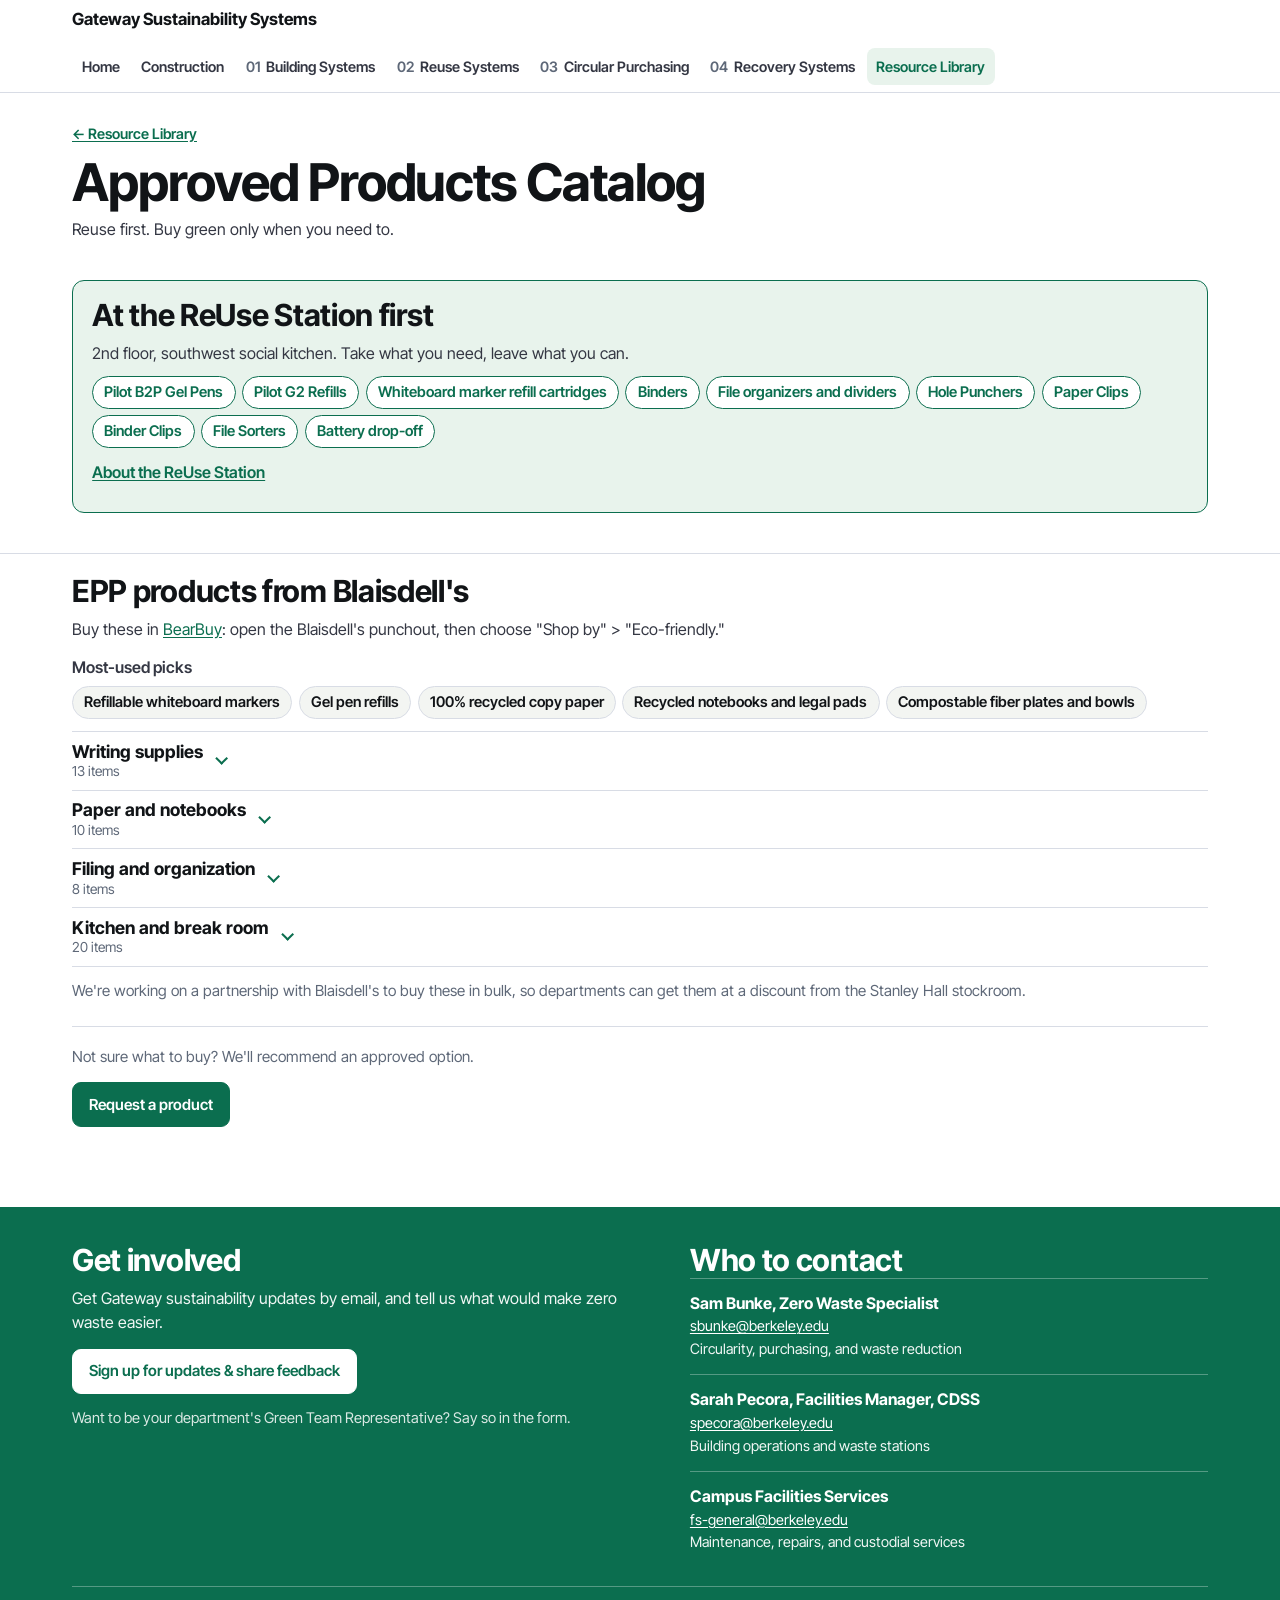
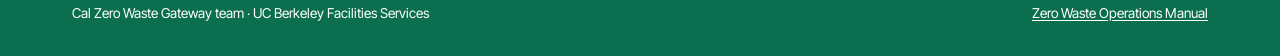
<file: docs/resources/catalog.html>
<!doctype html>
<html lang="en">
<head>
  <meta charset="utf-8">
  <meta name="viewport" content="width=device-width, initial-scale=1">
  <title>Approved Products Catalog | Gateway Sustainability Systems</title>
  <meta name="description" content="What's free at Gateway's ReUse Station, and how to buy green EPP products and compostables through Blaisdell's on BearBuy.">
  <link rel="preconnect" href="https://fonts.googleapis.com">
  <link rel="preconnect" href="https://fonts.gstatic.com" crossorigin>
  <link rel="stylesheet" href="https://fonts.googleapis.com/css2?family=Inter+Tight:wght@400;600;700&display=swap">
  <link rel="stylesheet" href="../assets/css/site.css">
  <link rel="icon" href="../assets/icons/icon-32.png" sizes="32x32" type="image/png">
  <link rel="apple-touch-icon" href="../assets/icons/apple-touch-icon.png">
  <meta property="og:type" content="website">
  <meta property="og:site_name" content="Gateway Sustainability Systems">
  <meta property="og:title" content="Approved Products Catalog | Gateway Sustainability Systems">
  <meta property="og:description" content="What's free at Gateway's ReUse Station, and how to buy green EPP products and compostables through Blaisdell's on BearBuy.">
  <meta property="og:url" content="https://ucberkeleyzerowaste.github.io/gateway-dashboard/resources/catalog.html">
  <meta property="og:image" content="https://ucberkeleyzerowaste.github.io/gateway-dashboard/assets/img/home-hero-og.jpg">
  <meta name="twitter:card" content="summary_large_image">
</head>
<body data-root="../" data-page="resources">
  <noscript><p class="wrap"><a href="../index.html">Home</a> · <a href="../construction.html">Construction</a> · <a href="../building-systems.html">01 Building Systems</a> · <a href="../reuse.html">02 Reuse Systems</a> · <a href="../circular-purchasing.html">03 Circular Purchasing</a> · <a href="../recovery.html">04 Recovery Systems</a> · <a href="index.html">Resource Library</a></p></noscript>

  <main id="main">

    <section class="page-head" aria-labelledby="page-title">
      <div class="wrap">
        <a class="crumb" href="index.html">Resource Library</a>
        <h1 id="page-title">Approved Products Catalog</h1>
        <p class="lede">Reuse first. Buy green only when you need to.</p>
      </div>
    </section>

    <section class="section section-tight" aria-labelledby="reuse-title">
      <div class="wrap">
        <div class="reuse-box">
          <h2 id="reuse-title">At the ReUse Station first</h2>
          <p>2nd floor, southwest social kitchen. Take what you need, leave what you can.</p>
          <ul class="reuse-chips"><li>Pilot B2P Gel Pens</li><li>Pilot G2 Refills</li><li>Whiteboard marker refill cartridges</li><li>Binders</li><li>File organizers and dividers</li><li>Hole Punchers</li><li>Paper Clips</li><li>Binder Clips</li><li>File Sorters</li><li>Battery drop-off</li></ul>
          <p class="reuse-more"><a href="../reuse.html#stations">About the ReUse Station</a></p>
        </div>
      </div>
    </section>

    <section class="section section-tight" aria-labelledby="epp-title">
      <div class="wrap">
        <h2 id="epp-title">EPP products from Blaisdell's</h2>
        <p>Buy these in <a href="https://supplychain.berkeley.edu/bearbuy">BearBuy</a>: open the Blaisdell's punchout, then choose "Shop by" &gt; "Eco-friendly."</p>
        <p class="epp-top-label">Most-used picks</p>
        <ul class="reuse-chips epp-top"><li>Refillable whiteboard markers</li><li>Gel pen refills</li><li>100% recycled copy paper</li><li>Recycled notebooks and legal pads</li><li>Compostable fiber plates and bowls</li></ul>
        <div class="epp-folds">
          <details class="fold fold-plain epp-fold">
            <summary><h3>Writing supplies<span class="fold-hint">13 items</span></h3></summary>
            <ul class="epp-list"><li><span class="epp-name">Refillable whiteboard markers, 5 colors <span class="epp-brand">Pilot BeGreen V-Board Master</span></span><span class="epp-meta"><a href="https://shop.blaisdells.com/Product/PIL/43917/1018057557">PIL43917</a> · 91% recycled, refillable</span></li><li><span class="epp-name">Refillable whiteboard markers, bullet tip, 5-pack <span class="epp-brand">Pilot BeGreen V-Board Master</span></span><span class="epp-meta"><a href="https://shop.blaisdells.com/Product/PIL/43921/1023060927">PIL43921</a> · 91% recycled (91% post-consumer), refillable</span></li><li><span class="epp-name">Refillable whiteboard markers, blue, box of 12 <span class="epp-brand">Pilot BeGreen V-Board</span></span><span class="epp-meta"><a href="https://shop.blaisdells.com/Product/PIL/43915/1017129524">PIL43915</a> · 92% recycled, refillable</span></li><li><span class="epp-name">Whiteboard marker refill cartridge, black</span><span class="epp-meta"><a href="https://shop.blaisdells.com/Product/PIL/43922/1017129529">PIL43922</a> · V-Board Master refill</span></li><li><span class="epp-name">Whiteboard marker refill cartridge, blue</span><span class="epp-meta"><a href="https://shop.blaisdells.com/Product/PIL/43923/1017129530">PIL43923</a> · V-Board Master refill</span></li><li><span class="epp-name">Whiteboard marker refill cartridge, red</span><span class="epp-meta"><a href="https://shop.blaisdells.com/Product/PIL/43924/1017129531">PIL43924</a> · V-Board Master refill</span></li><li><span class="epp-name">Whiteboard marker refill cartridge, green</span><span class="epp-meta"><a href="https://shop.blaisdells.com/Product/PIL/43925/1017129532">PIL43925</a> · V-Board Master refill</span></li><li><span class="epp-name">Refillable gel pens, black, dozen <span class="epp-brand">Pilot Precise Gel BeGreen</span></span><span class="epp-meta"><a href="https://shop.blaisdells.com/Product/PIL/15001/11967036">PIL15001</a> · 83% recycled; “refillable with G2 and Q7 refills”</span></li><li><span class="epp-name">Gel pen refills, black, 2-pack <span class="epp-brand">Pilot G2, 1 mm bold</span></span><span class="epp-meta"><a href="https://shop.blaisdells.com/Product/PIL/77289/1019246513">PIL77289</a> · Pilot G2 refill</span></li><li><span class="epp-name">Gel pen refills, blue, 2-pack <span class="epp-brand">Pilot G2, 1 mm bold</span></span><span class="epp-meta"><a href="https://shop.blaisdells.com/Product/PIL/77290/1019246514">PIL77290</a> · Pilot G2 refill</span></li><li><span class="epp-name">Recycled ballpoint pens, black/blue, box of 36 <span class="epp-brand">Pilot B2P</span></span><span class="epp-meta"><a href="https://shop.blaisdells.com/Product/PIL/57050/1060479328">PIL57050</a> · 86% recycled (83% post-consumer)</span></li><li><span class="epp-name">Recycled ballpoint pens, black, dozen <span class="epp-brand">Zebra Z-Grip Recycled</span></span><span class="epp-meta"><a href="https://shop.blaisdells.com/Product/ZEB/20710/1086890357">ZEB20710</a> · 68% recycled</span></li><li><span class="epp-name">Recycled mechanical pencils, dozen <span class="epp-brand">BIC Ecolutions Xtra Life</span></span><span class="epp-meta"><a href="https://shop.blaisdells.com/Product/BIC/MPE12/1072648103">BICMPE12</a> · 65% recycled (65% post-consumer)</span></li></ul>
          </details>
          <details class="fold fold-plain epp-fold">
            <summary><h3>Paper and notebooks<span class="fold-hint">10 items</span></h3></summary>
            <ul class="epp-list"><li><span class="epp-name">100% recycled copy paper, letter, carton of 5,000 <span class="epp-brand">Blaisdell&#x27;s house brand</span></span><span class="epp-meta"><a href="https://shop.blaisdells.com/Product/GSB/100R8511/1060328197">GSB100R8511</a> · 100% recycled, 100% post-consumer, chlorine-free</span></li><li><span class="epp-name">100% recycled copy paper, carton of 5,000 <span class="epp-brand">Hammermill Great White</span></span><span class="epp-meta"><a href="https://shop.blaisdells.com/Product/HAM/86790/1023556351">HAM86790</a> · 100% recycled, 100% post-consumer</span></li><li><span class="epp-name">Recycled legal pads, 8.5 x 11.75, dozen <span class="epp-brand">TOPS</span></span><span class="epp-meta"><a href="https://shop.blaisdells.com/Product/TOP/20172/1028854167">TOP20172</a> · 100% recycled, 100% post-consumer</span></li><li><span class="epp-name">Recycled junior legal pads, 5 x 8, dozen <span class="epp-brand">TOPS</span></span><span class="epp-meta"><a href="https://shop.blaisdells.com/Product/TOP/20152/1028854165">TOP20152</a> · 100% recycled, 100% post-consumer</span></li><li><span class="epp-name">Recycled junior legal pads, 5 x 8, dozen <span class="epp-brand">Nature Saver</span></span><span class="epp-meta"><a href="https://shop.blaisdells.com/Product/NAT/00863/1010421333">NAT00863</a> · 100% recycled, 100% post-consumer, SFI</span></li><li><span class="epp-name">Recycled sticky notes, 3 x 3, yellow, 12 pads <span class="epp-brand">Post-it Greener</span></span><span class="epp-meta"><a href="https://shop.blaisdells.com/Product/MMM/654RPYW/11965302">MMM654RPYW</a> · 100% recycled (30% post-consumer)</span></li><li><span class="epp-name">Recycled pop-up sticky notes, 3 x 3, yellow, 12 pads <span class="epp-brand">Post-it Greener</span></span><span class="epp-meta"><a href="https://shop.blaisdells.com/Product/MMM/R330RP12YW/1012019077">MMMR330RP12YW</a> · 100% recycled (30% post-consumer)</span></li><li><span class="epp-name">Recycled spiral notebook, 5 x 8, 80 sheets <span class="epp-brand">Oxford</span></span><span class="epp-meta"><a href="https://shop.blaisdells.com/Product/OXF/25400/1028854231">OXF25400</a> · 100% recycled (30% post-consumer), SFI</span></li><li><span class="epp-name">Recycled 3-subject notebook, 6 x 9.5, 150 sheets <span class="epp-brand">Oxford</span></span><span class="epp-meta"><a href="https://shop.blaisdells.com/Product/TOP/25447/1028976730">TOP25447</a> · 100% recycled (30% post-consumer)</span></li><li><span class="epp-name">Recycled steno notebook, 6 x 9, 80 sheets <span class="epp-brand">TOPS Second Nature</span></span><span class="epp-meta"><a href="https://shop.blaisdells.com/Product/TOP/74688/1011507584">TOP74688</a> · 100% recycled (30% post-consumer)</span></li></ul>
          </details>
          <details class="fold fold-plain epp-fold">
            <summary><h3>Filing and organization<span class="fold-hint">8 items</span></h3></summary>
            <ul class="epp-list"><li><span class="epp-name">100% recycled manila file folders, letter, 1/3 tab, box of 100 <span class="epp-brand">Pendaflex</span></span><span class="epp-meta"><a href="https://shop.blaisdells.com/Product/PFX/74520/11963232">PFX74520</a> · 100% recycled (50% post-consumer), SFI</span></li><li><span class="epp-name">100% recycled manila file folders, letter, 1/3 tab, box of 100 <span class="epp-brand">Nature Saver</span></span><span class="epp-meta"><a href="https://shop.blaisdells.com/Product/NAT/00836/1010421327">NAT00836</a> · 100% recycled (30% post-consumer)</span></li><li><span class="epp-name">100% recycled hanging folders, letter, 1/3 tab, box of 25 <span class="epp-brand">Business Source</span></span><span class="epp-meta"><a href="https://shop.blaisdells.com/Product/BSN/17532/1014387748">BSN17532</a> · 100% recycled, 100% post-consumer</span></li><li><span class="epp-name">100% recycled hanging folders, letter, 1/5 tab, box of 25 <span class="epp-brand">Business Source</span></span><span class="epp-meta"><a href="https://shop.blaisdells.com/Product/BSN/17533/1014387749">BSN17533</a> · 100% recycled, 100% post-consumer</span></li><li><span class="epp-name">Recycled chipboard 1&quot; binders, 4-pack <span class="epp-brand">Samsill Earthchoice</span></span><span class="epp-meta"><a href="https://shop.blaisdells.com/Product/SAM/MS48639/1070786308">SAMMS48639</a> · 100% recycled (98% post-consumer)</span></li><li><span class="epp-name">Recycled hardboard clipboard, letter <span class="epp-brand">Officemate</span></span><span class="epp-meta"><a href="https://shop.blaisdells.com/Product/OIC/83100/11965931">OIC83100</a> · 100% recycled, EcoLogo</span></li><li><span class="epp-name">Recycled plastic clipboard, black <span class="epp-brand">Nature Saver</span></span><span class="epp-meta"><a href="https://shop.blaisdells.com/Product/NAT/01540/1010421366">NAT01540</a> · 100% recycled</span></li><li><span class="epp-name">Recycled 9 x 12 catalog envelopes, box of 100 <span class="epp-brand">Quality Park</span></span><span class="epp-meta"><a href="https://shop.blaisdells.com/Product/QUA/44511/1014566838">QUA44511</a> · 100% recycled (40% post-consumer), SFI</span></li></ul>
          </details>
          <details class="fold fold-plain epp-fold">
            <summary><h3>Kitchen and break room<span class="fold-hint">20 items</span></h3></summary>
            <p class="epp-note">Compostables only when reusables aren't an option. Stick to World Centric and Vegware.</p>
            <aside class="callout callout-alert" aria-labelledby="pla-label">
              <p class="callout-label" id="pla-label">&ldquo;Compostable&rdquo; or &ldquo;BPI certified&rdquo; doesn't mean Gateway can compost it</p>
              <p>Many cups, lids, and utensils with those labels are bioplastics (PLA or CPLA). They look and feel like plastic and only break down in high-heat industrial composting. Gateway's compost doesn't accept them, so they end up as plastic contamination.</p>
              <p><strong>Buy:</strong> paper, plant fiber, or bamboo from this list. <strong>Skip:</strong> anything labeled PLA, CPLA, or #7, even if it says compostable.</p>
            </aside>
            <ul class="epp-list"><li><span class="epp-name">Compostable fiber plates, 6&quot; <span class="epp-brand">World Centric</span></span><span class="epp-meta"><a href="https://shop.blaisdells.com/Product/WOR/PLSCU6LFP/1088258516">WORPLSCU6LFP</a> · Unbleached plant fiber, no added PFAS, certified compostable</span></li><li><span class="epp-name">Compostable fiber plates, 9&quot; <span class="epp-brand">World Centric</span></span><span class="epp-meta"><a href="https://shop.blaisdells.com/Product/WOR/PLSCU9LFP/1079846258">WORPLSCU9LFP</a> · Unbleached plant fiber, no added PFAS, certified compostable</span></li><li><span class="epp-name">Compostable fiber plates, 10&quot; <span class="epp-brand">World Centric</span></span><span class="epp-meta"><a href="https://shop.blaisdells.com/Product/WOR/PLSCU10LFP/1086333772">WORPLSCU10LFP</a> · Unbleached plant fiber, no added PFAS, certified compostable</span></li><li><span class="epp-name">Compostable fiber bowls, 11.5 oz <span class="epp-brand">World Centric</span></span><span class="epp-meta"><a href="https://shop.blaisdells.com/Product/WOR/BOSCU11LFP/1079826344">WORBOSCU11LFP</a> · Unbleached plant fiber, no added PFAS</span></li><li><span class="epp-name">Compostable fiber bowls, 125/pack <span class="epp-brand">World Centric</span></span><span class="epp-meta"><a href="https://shop.blaisdells.com/Product/WOR/BOSC16LFP/1089235917">WORBOSC16LFP</a> · Fiber</span></li><li><span class="epp-name">Compostable fiber plates, 6&quot; <span class="epp-brand">Vegware</span></span><span class="epp-meta"><a href="https://shop.blaisdells.com/Product/VEG/VWP016NFA/1087902994">VEGVWP016NFA</a> · Molded fiber, no added PFAS, industrial compost</span></li><li><span class="epp-name">Compostable 3-compartment fiber plates, 10&quot; <span class="epp-brand">Vegware</span></span><span class="epp-meta"><a href="https://shop.blaisdells.com/Product/VEG/VWP007NFA/1088258514">VEGVWP007NFA</a> · Molded fiber, no added PFAS</span></li><li><span class="epp-name">Compostable fiber bowls, 12 oz <span class="epp-brand">Vegware</span></span><span class="epp-meta"><a href="https://shop.blaisdells.com/Product/VEG/VWBL12NFA/1087902983">VEGVWBL12NFA</a> · Molded fiber, no added PFAS</span></li><li><span class="epp-name">Compostable paper hot cups, 12 oz <span class="epp-brand">World Centric NoTree</span></span><span class="epp-meta"><a href="https://shop.blaisdells.com/Product/WOR/CUSU12/1075578693">WORCUSU12</a> · FSC paper, plant-based lining, certified compostable</span></li><li><span class="epp-name">Compostable double-wall hot cups, 12 oz <span class="epp-brand">World Centric</span></span><span class="epp-meta"><a href="https://shop.blaisdells.com/Product/WOR/CUPA12D/1079826380">WORCUPA12D</a> · FSC paper, plant-based lining, certified compostable</span></li><li><span class="epp-name">Compostable double-wall hot cups, 8 oz <span class="epp-brand">World Centric</span></span><span class="epp-meta"><a href="https://shop.blaisdells.com/Product/WOR/CUPA8D/1079826375">WORCUPA8D</a> · FSC paper, plant-based lining, certified compostable</span></li><li><span class="epp-name">Compostable paper bowls, 12 oz <span class="epp-brand">World Centric NoTree</span></span><span class="epp-meta"><a href="https://shop.blaisdells.com/Product/WOR/BOSU12/1075578868">WORBOSU12</a> · FSC paper, plant-based lining, certified compostable</span></li><li><span class="epp-name">Compostable bamboo forks, 2,000/carton <span class="epp-brand">World Centric</span></span><span class="epp-meta"><a href="https://shop.blaisdells.com/Product/WOR/FOBB67/1081119550">WORFOBB67</a> · FSC bamboo, no added PFAS, USDA Certified Biobased</span></li><li><span class="epp-name">Compostable bamboo knives, 2,000/carton <span class="epp-brand">World Centric</span></span><span class="epp-meta"><a href="https://shop.blaisdells.com/Product/WOR/KNBB67/1081119544">WORKNBB67</a> · FSC bamboo, no added PFAS, USDA Certified Biobased</span></li><li><span class="epp-name">Compostable bamboo spoons, 2,000/carton <span class="epp-brand">World Centric</span></span><span class="epp-meta"><a href="https://shop.blaisdells.com/Product/WOR/SPBB67/1081096615">WORSPBB67</a> · FSC bamboo, no added PFAS, USDA Certified Biobased</span></li><li><span class="epp-name">Compostable bamboo cutlery sets with recycled napkin, 250/carton <span class="epp-brand">World Centric</span></span><span class="epp-meta"><a href="https://shop.blaisdells.com/Product/WOR/ASBBTN/1081119883">WORASBBTN</a> · FSC bamboo, “no added PFAS, lamination or bioplastics,” certified compostable</span></li><li><span class="epp-name">Compostable fiber sip lids for 10 to 20 oz hot cups <span class="epp-brand">World Centric</span></span><span class="epp-meta"><a href="https://shop.blaisdells.com/Product/WOR/CULFB12GNLF/1088258521">WORCULFB12GNLF</a> · Unbleached plant fiber, no added PFAS</span></li><li><span class="epp-name">Compostable paper cup sleeves <span class="epp-brand">World Centric</span></span><span class="epp-meta"><a href="https://shop.blaisdells.com/Product/WOR/SLPALG/1079136140">WORSLPALG</a> · 100% post-consumer recycled paper</span></li><li><span class="epp-name">100% recycled napkins, 400/pack <span class="epp-brand">Marcal</span></span><span class="epp-meta"><a href="https://shop.blaisdells.com/Product/MRC/6506/1010648575">MRC6506</a> · 100% recycled (60% post-consumer)</span></li><li><span class="epp-name">100% recycled paper towels, 15 rolls <span class="epp-brand">Marcal</span></span><span class="epp-meta"><a href="https://shop.blaisdells.com/Product/MRC/6709/11965691">MRC6709</a> · 100% recycled (60% post-consumer), Green Seal</span></li></ul>
          </details>
        </div>
        <p class="epp-note">We're working on a partnership with Blaisdell's to buy these in bulk, so departments can get them at a discount from the Stanley Hall stockroom.</p>
        <div class="manual-end">
          <p>Not sure what to buy? We'll recommend an approved option.</p>
          <a class="btn btn-solid" href="https://docs.google.com/forms/d/e/1FAIpQLSd6228-0VySoiQXMYRLDfUz7obqbrjYKIy6qmNrcVp3NFGGow/viewform">Request a product</a>
        </div>
      </div>
    </section>

  </main>

  <script src="../assets/js/site.js"></script>
  <script data-goatcounter="https://gatewayzerowaste.goatcounter.com/count" async src="https://gc.zgo.at/count.js"></script>
</body>
</html>
</file>
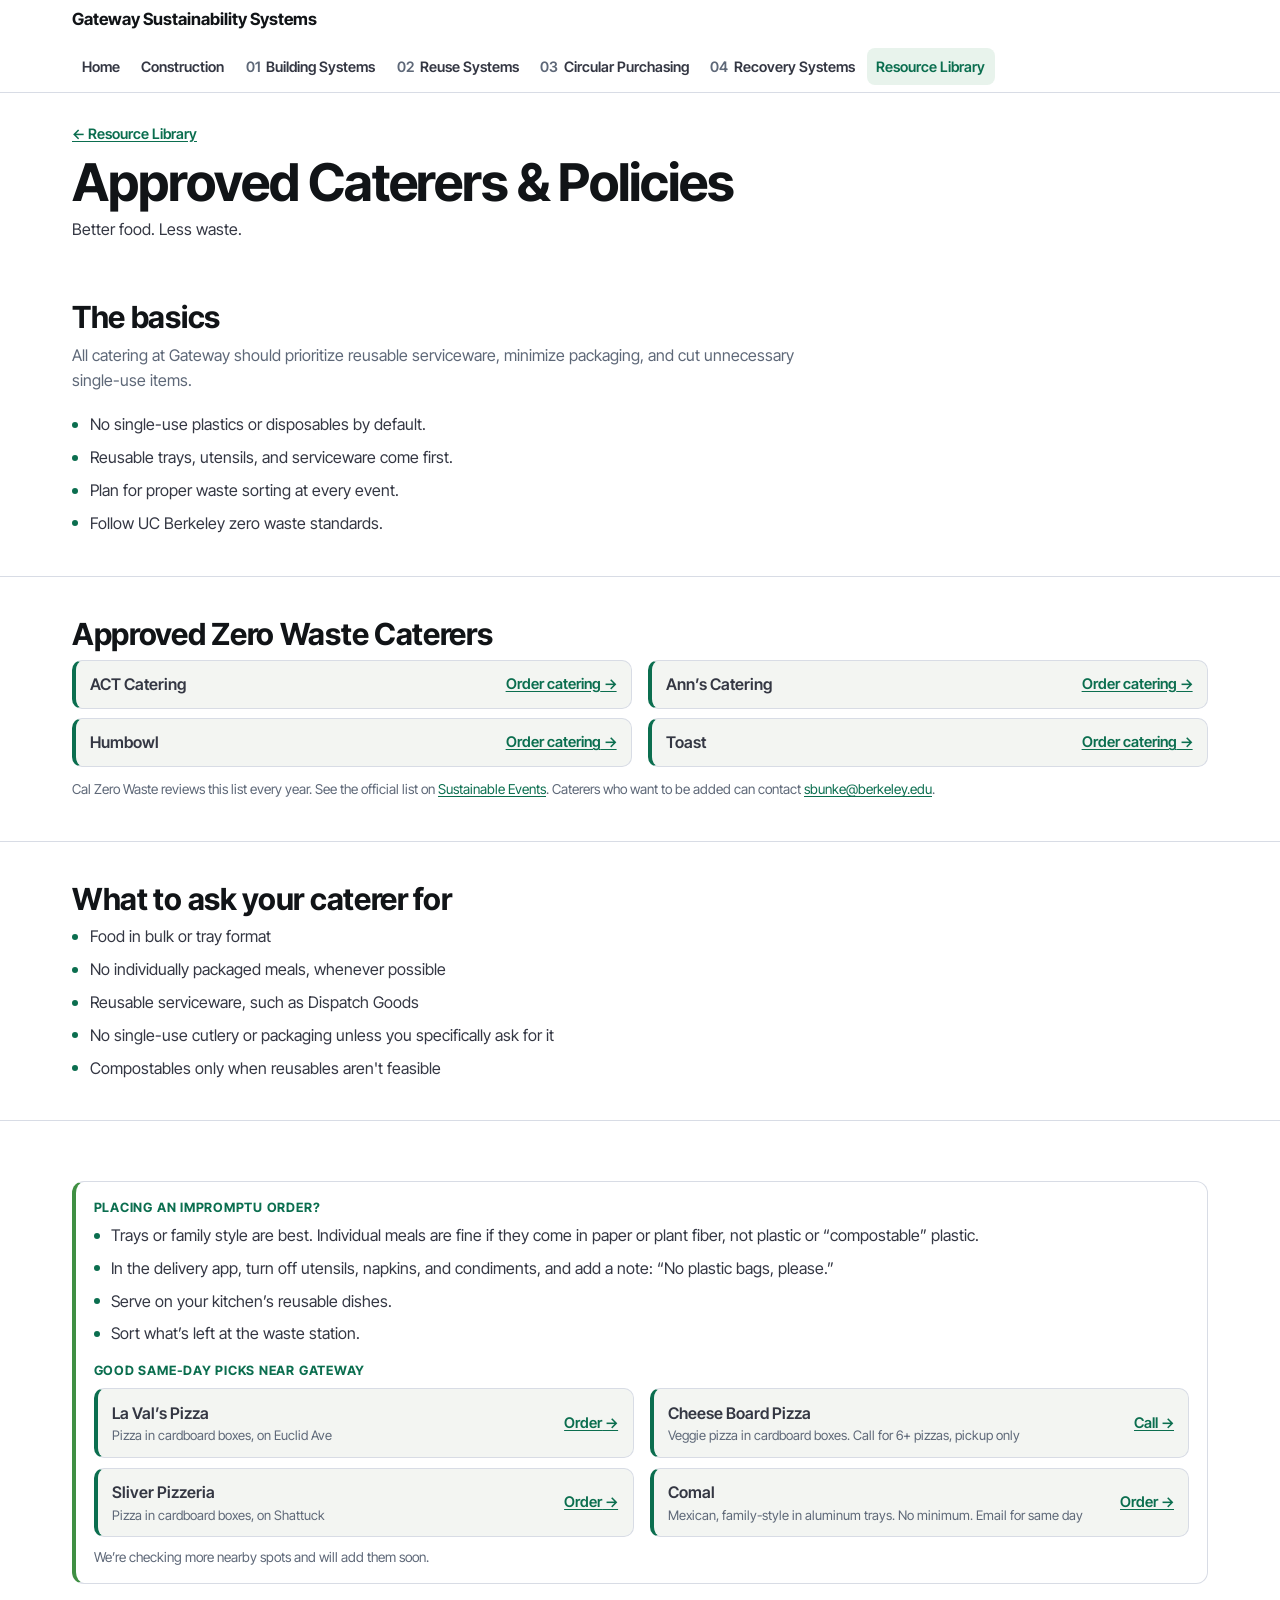
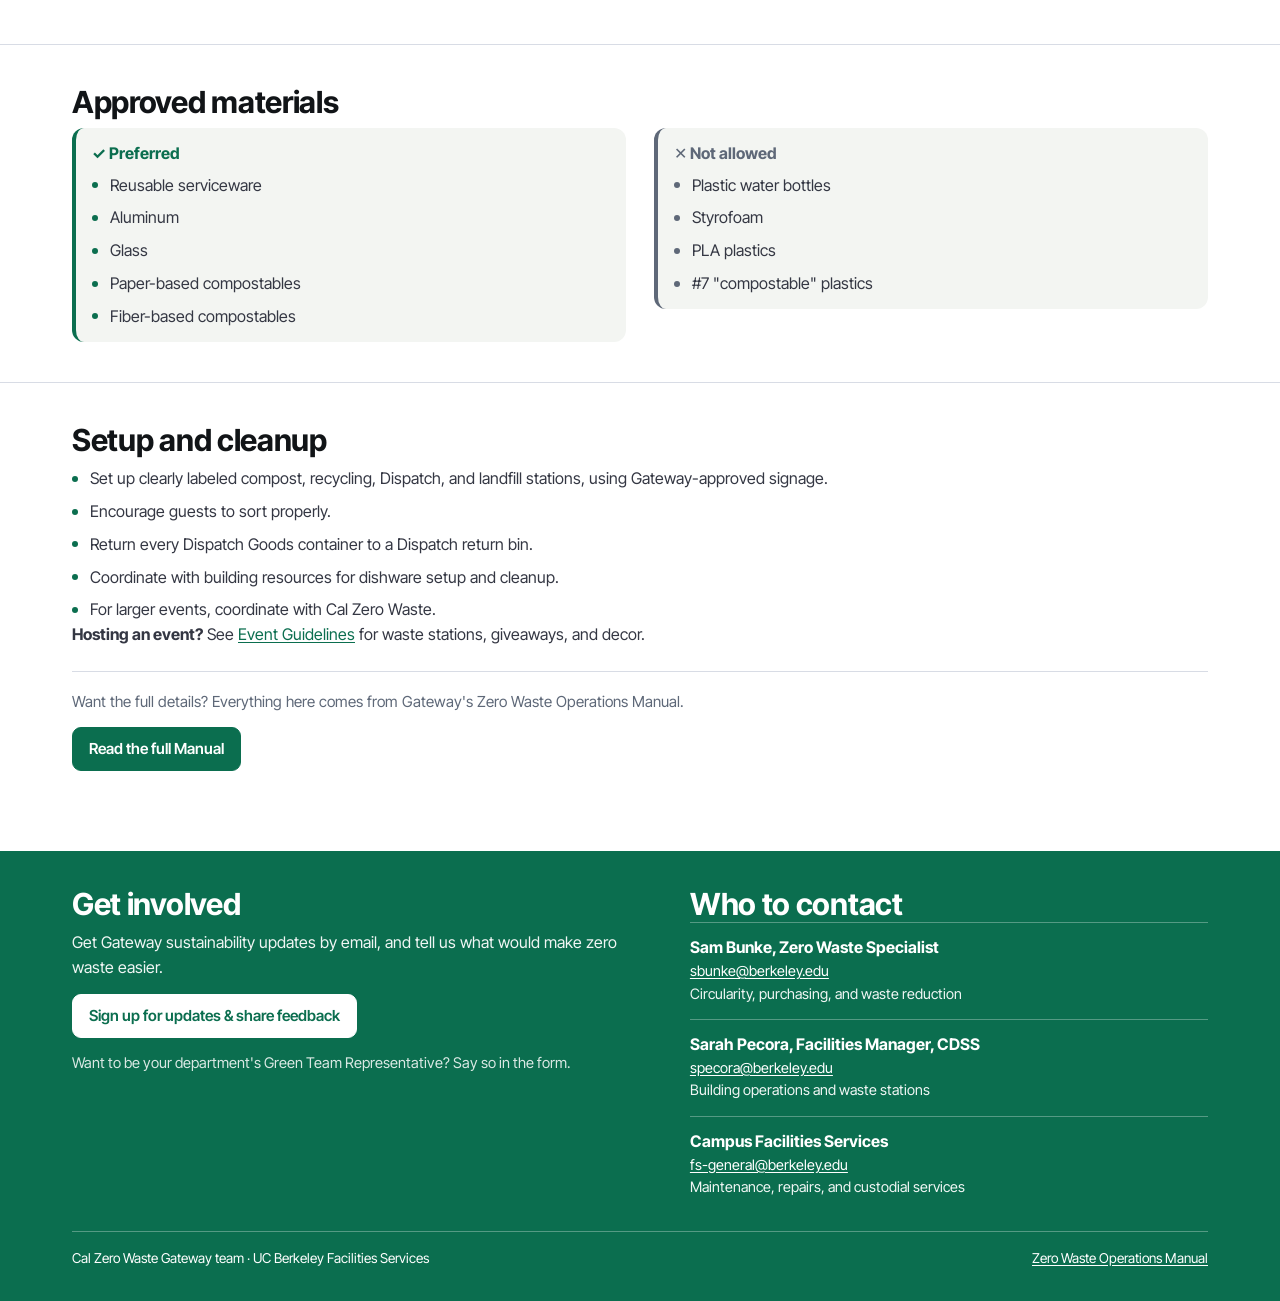
<file: docs/resources/catering-policies.html>
<!doctype html>
<html lang="en">
<head>
  <meta charset="utf-8">
  <meta name="viewport" content="width=device-width, initial-scale=1">
  <title>Approved Caterers &amp; Policies | Gateway Sustainability Systems</title>
  <meta name="description" content="What to request from caterers at Gateway, approved and banned materials, and how to set up waste sorting.">
  <link rel="preconnect" href="https://fonts.googleapis.com">
  <link rel="preconnect" href="https://fonts.gstatic.com" crossorigin>
  <link rel="stylesheet" href="https://fonts.googleapis.com/css2?family=Inter+Tight:wght@400;600;700&display=swap">
  <link rel="stylesheet" href="../assets/css/site.css">
  <link rel="icon" href="../assets/icons/icon-32.png" sizes="32x32" type="image/png">
  <link rel="apple-touch-icon" href="../assets/icons/apple-touch-icon.png">
  <meta property="og:type" content="website">
  <meta property="og:site_name" content="Gateway Sustainability Systems">
  <meta property="og:title" content="Approved Caterers &amp; Policies | Gateway Sustainability Systems">
  <meta property="og:description" content="What to request from caterers at Gateway, approved and banned materials, and how to set up waste sorting.">
  <meta property="og:url" content="https://ucberkeleyzerowaste.github.io/gateway-dashboard/resources/catering-policies.html">
  <meta property="og:image" content="https://ucberkeleyzerowaste.github.io/gateway-dashboard/assets/img/home-hero-og.jpg">
  <meta name="twitter:card" content="summary_large_image">
</head>
<body data-root="../" data-page="resources">
  <noscript><p class="wrap"><a href="../index.html">Home</a> · <a href="../construction.html">Construction</a> · <a href="../building-systems.html">01 Building Systems</a> · <a href="../reuse.html">02 Reuse Systems</a> · <a href="../circular-purchasing.html">03 Circular Purchasing</a> · <a href="../recovery.html">04 Recovery Systems</a> · <a href="index.html">Resource Library</a></p></noscript>

  <main id="main">

    <section class="page-head" aria-labelledby="page-title">
      <div class="wrap">
        <a class="crumb" href="index.html">Resource Library</a>
        <h1 id="page-title">Approved Caterers &amp; Policies</h1>
        <p class="lede">Better food. Less waste.</p>
      </div>
    </section>

    <section class="section" aria-labelledby="core-title">
      <div class="wrap">
        <h2 id="core-title">The basics</h2>
        <p class="section-intro">All catering at Gateway should prioritize reusable serviceware, minimize packaging, and cut unnecessary single-use items.</p>
        <ul class="facts"><li>No single-use plastics or disposables by default.</li><li>Reusable trays, utensils, and serviceware come first.</li><li>Plan for proper waste sorting at every event.</li><li>Follow UC Berkeley zero waste standards.</li></ul>
      </div>
    </section>

    <section class="section" aria-labelledby="caterers-title">
      <div class="wrap">
        <h2 id="caterers-title">Approved Zero Waste Caterers</h2>
        <ul class="caterer-rows"><li><span class="caterer-name">ACT Catering</span><a class="caterer-order" href="https://actcatering.com/">Order catering<span class="sr-only"> from ACT Catering</span></a></li><li><span class="caterer-name">Ann&rsquo;s Catering</span><a class="caterer-order" href="https://anns-catering.com/catering.html">Order catering<span class="sr-only"> from Ann&rsquo;s Catering</span></a></li><li><span class="caterer-name">Humbowl</span><a class="caterer-order" href="https://www.catercow.com/brands/9149-humbowl">Order catering<span class="sr-only"> from Humbowl</span></a></li><li><span class="caterer-name">Toast</span><a class="caterer-order" href="https://toastbayarea.com/">Order catering<span class="sr-only"> from Toast</span></a></li></ul>
        <p class="source" style="margin-top:0.75rem">Cal Zero Waste reviews this list every year. See the official list on <a href="https://facilities.berkeley.edu/sustainable-events">Sustainable Events</a>. Caterers who want to be added can contact <a href="mailto:sbunke@berkeley.edu">sbunke@berkeley.edu</a>.</p>
      </div>
    </section>

    <section class="section" aria-labelledby="request-title">
      <div class="wrap">
        <h2 id="request-title">What to ask your caterer for</h2>
        <ul class="facts"><li>Food in bulk or tray format</li><li>No individually packaged meals, whenever possible</li><li>Reusable serviceware, such as Dispatch Goods</li><li>No single-use cutlery or packaging unless you specifically ask for it</li><li>Compostables only when reusables aren't feasible</li></ul>
      </div>
    </section>

    <section class="section" aria-labelledby="lastmin-title">
      <div class="wrap">
        <aside class="callout callout-action" aria-labelledby="lastmin-title">
          <p class="callout-label" id="lastmin-title">Placing an impromptu order?</p>
          <ul class="facts">
            <li>Trays or family style are best. Individual meals are fine if they come in paper or plant fiber, not plastic or &ldquo;compostable&rdquo; plastic.</li>
            <li>In the delivery app, turn off utensils, napkins, and condiments, and add a note: &ldquo;No plastic bags, please.&rdquo;</li>
            <li>Serve on your kitchen&rsquo;s reusable dishes.</li>
            <li>Sort what&rsquo;s left at the waste station.</li>
          </ul>
          <p class="callout-label" style="margin-top:0.9rem">Good same-day picks near Gateway</p>
          <ul class="caterer-rows"><li><span class="caterer-name">La Val&rsquo;s Pizza<span class="pending-tag">Pizza in cardboard boxes, on Euclid Ave</span></span><a class="caterer-order" href="https://www.ezcater.com/catering/la-vals-pizza-berkeley">Order<span class="sr-only"> from La Val&rsquo;s Pizza</span></a></li><li><span class="caterer-name">Cheese Board Pizza<span class="pending-tag">Veggie pizza in cardboard boxes. Call for 6+ pizzas, pickup only</span></span><a class="caterer-order" href="tel:+15105493183">Call<span class="sr-only"> Cheese Board Pizza</span></a></li><li><span class="caterer-name">Sliver Pizzeria<span class="pending-tag">Pizza in cardboard boxes, on Shattuck</span></span><a class="caterer-order" href="https://order.online/store/518601">Order<span class="sr-only"> from Sliver Pizzeria</span></a></li><li><span class="caterer-name">Comal<span class="pending-tag">Mexican, family-style in aluminum trays. No minimum. Email for same day</span></span><a class="caterer-order" href="https://www.comalberkeley.com/catering/">Order<span class="sr-only"> from Comal</span></a></li></ul>
          <p class="source" style="margin-top:0.6rem">We&rsquo;re checking more nearby spots and will add them soon.</p>
        </aside>
      </div>
    </section>

    <section class="section" aria-labelledby="materials-title">
      <div class="wrap">
        <h2 id="materials-title">Approved materials</h2>
        <div class="split split-2">
          <div class="check check-yes"><p class="check-label">Preferred</p><ul class="facts"><li>Reusable serviceware</li><li>Aluminum</li><li>Glass</li><li>Paper-based compostables</li><li>Fiber-based compostables</li></ul></div>
          <div class="check check-no"><p class="check-label">Not allowed</p><ul class="facts"><li>Plastic water bottles</li><li>Styrofoam</li><li>PLA plastics</li><li>#7 "compostable" plastics</li></ul></div>
        </div>
      </div>
    </section>

    <section class="section" aria-labelledby="setup-title">
      <div class="wrap">
        <h2 id="setup-title">Setup and cleanup</h2>
        <ul class="facts"><li>Set up clearly labeled compost, recycling, Dispatch, and landfill stations, using Gateway-approved signage.</li><li>Encourage guests to sort properly.</li><li>Return every Dispatch Goods container to a Dispatch return bin.</li><li>Coordinate with building resources for dishware setup and cleanup.</li><li>For larger events, coordinate with Cal Zero Waste.</li></ul>
        <p><strong>Hosting an event?</strong> See <a href="event-guidelines.html">Event Guidelines</a> for waste stations, giveaways, and decor.</p>
        <div class="manual-end">
          <p>Want the full details? Everything here comes from Gateway's Zero Waste Operations Manual.</p>
          <a class="btn btn-solid" href="https://docs.google.com/presentation/d/1j3IVyxEG0aGZXlMy2ydaw6Dh-32Yhf_N/present">Read the full Manual</a>
        </div>
      </div>
    </section>

  </main>

  <script src="../assets/js/site.js"></script>
  <script data-goatcounter="https://gatewayzerowaste.goatcounter.com/count" async src="https://gc.zgo.at/count.js"></script>
</body>
</html>
</file>
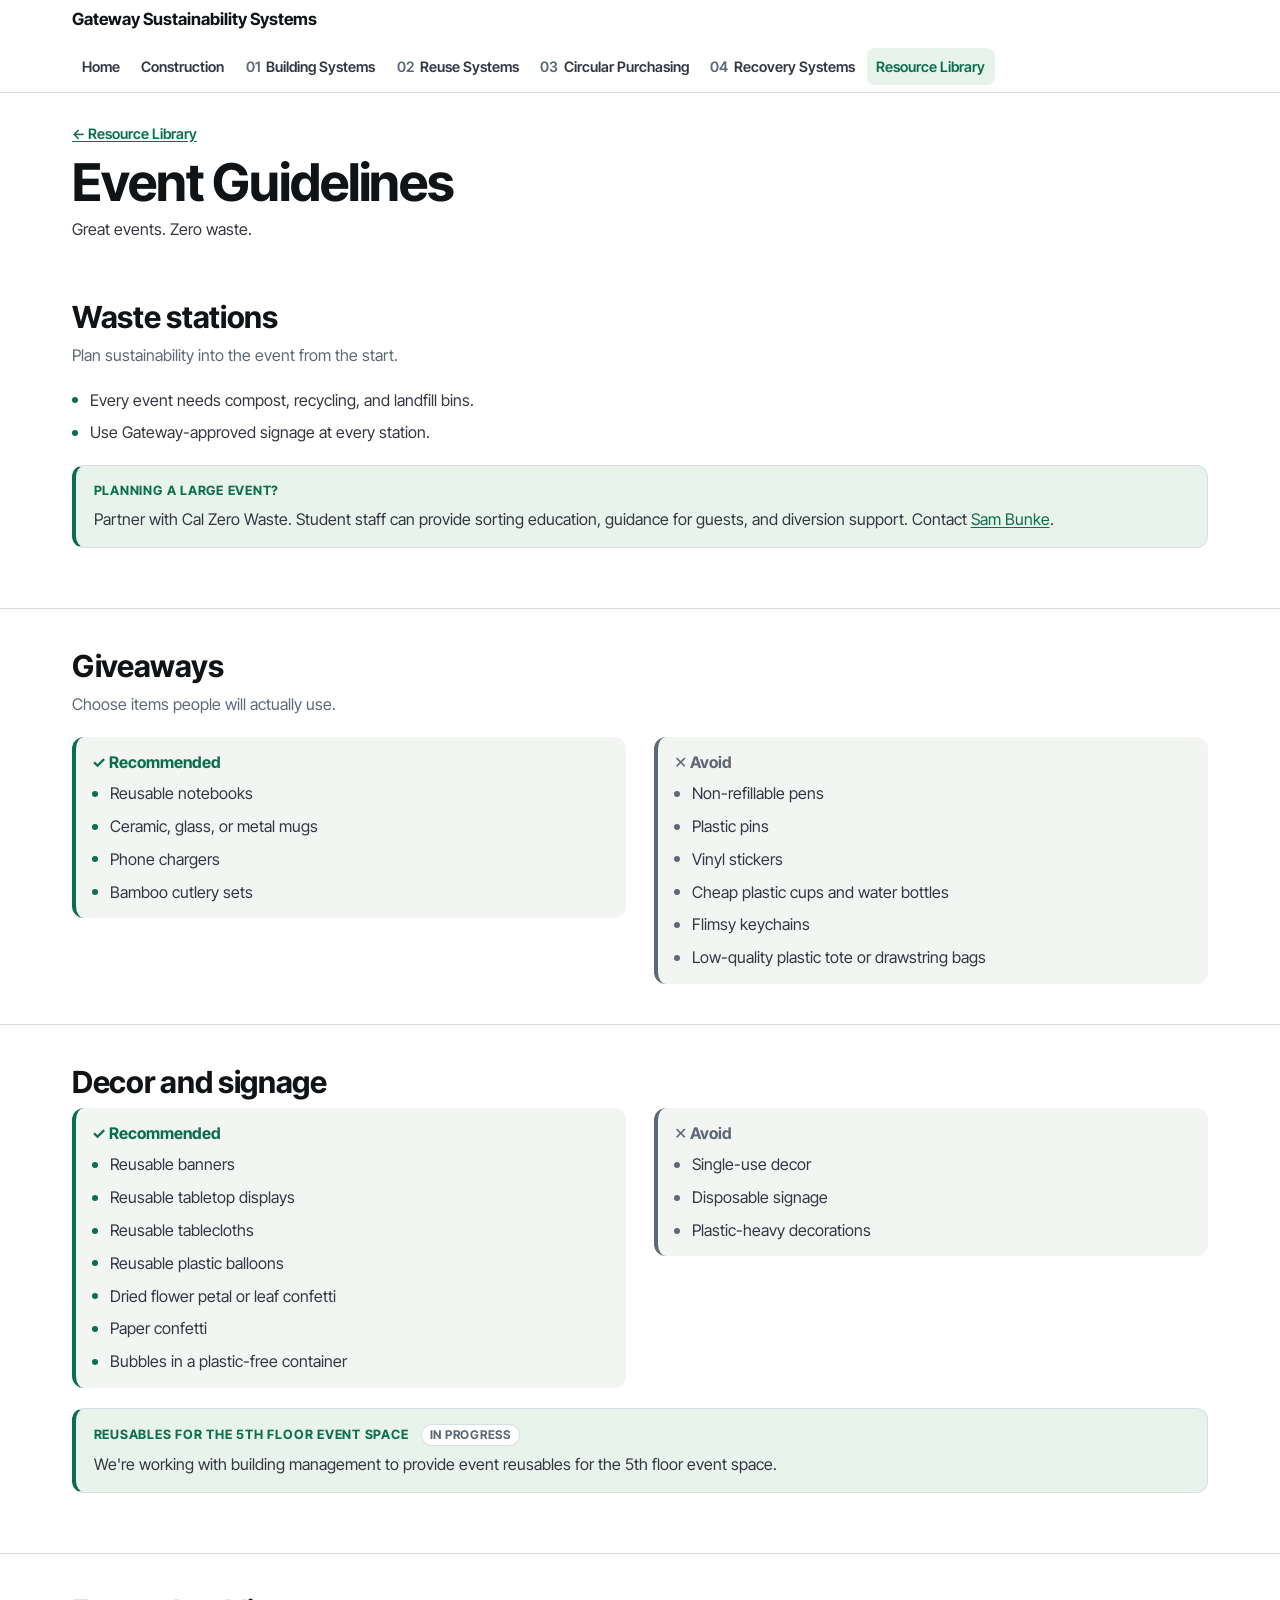
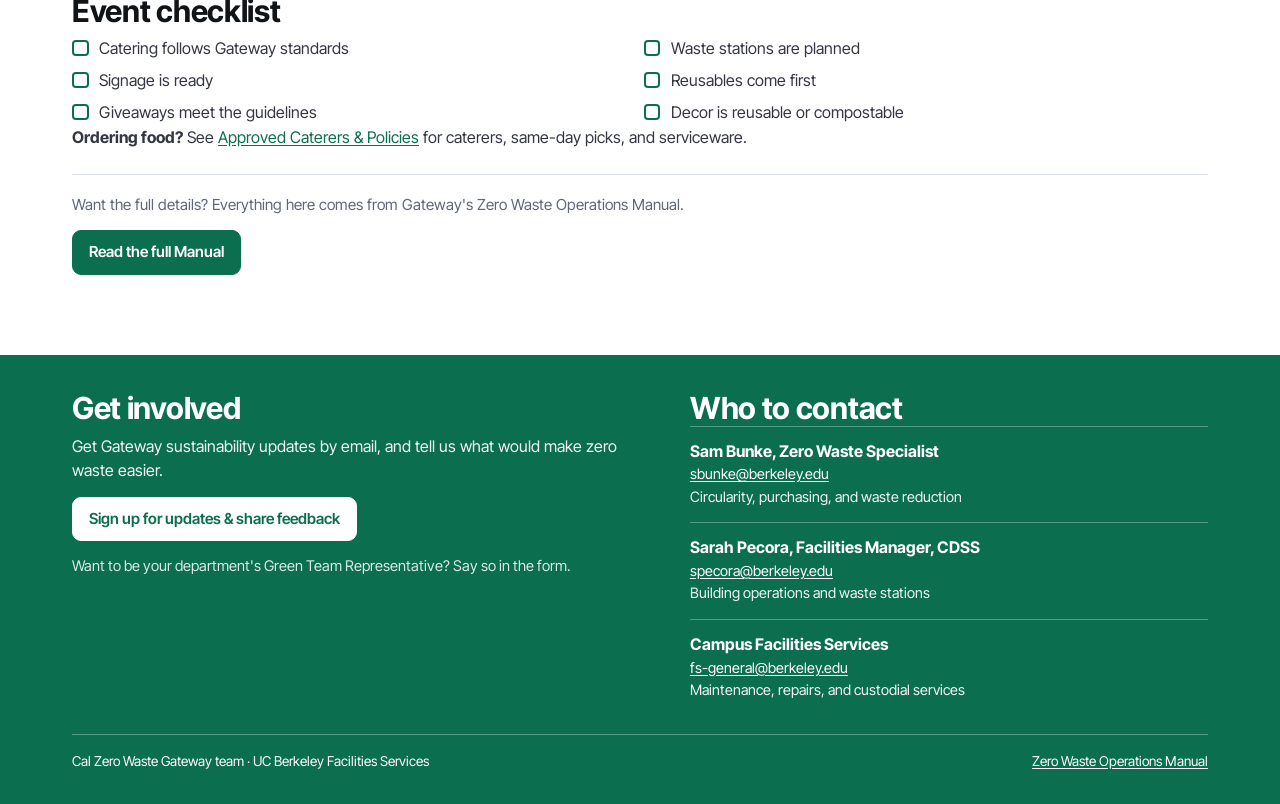
<file: docs/resources/event-guidelines.html>
<!doctype html>
<html lang="en">
<head>
  <meta charset="utf-8">
  <meta name="viewport" content="width=device-width, initial-scale=1">
  <title>Event Guidelines | Gateway Sustainability Systems</title>
  <meta name="description" content="How to run a zero waste event at Gateway: waste stations, giveaways, decor, and a checklist.">
  <link rel="preconnect" href="https://fonts.googleapis.com">
  <link rel="preconnect" href="https://fonts.gstatic.com" crossorigin>
  <link rel="stylesheet" href="https://fonts.googleapis.com/css2?family=Inter+Tight:wght@400;600;700&display=swap">
  <link rel="stylesheet" href="../assets/css/site.css">
  <link rel="icon" href="../assets/icons/icon-32.png" sizes="32x32" type="image/png">
  <link rel="apple-touch-icon" href="../assets/icons/apple-touch-icon.png">
  <meta property="og:type" content="website">
  <meta property="og:site_name" content="Gateway Sustainability Systems">
  <meta property="og:title" content="Event Guidelines | Gateway Sustainability Systems">
  <meta property="og:description" content="How to run a zero waste event at Gateway: waste stations, giveaways, decor, and a checklist.">
  <meta property="og:url" content="https://ucberkeleyzerowaste.github.io/gateway-dashboard/resources/event-guidelines.html">
  <meta property="og:image" content="https://ucberkeleyzerowaste.github.io/gateway-dashboard/assets/img/home-hero-og.jpg">
  <meta name="twitter:card" content="summary_large_image">
</head>
<body data-root="../" data-page="resources">
  <noscript><p class="wrap"><a href="../index.html">Home</a> · <a href="../construction.html">Construction</a> · <a href="../building-systems.html">01 Building Systems</a> · <a href="../reuse.html">02 Reuse Systems</a> · <a href="../circular-purchasing.html">03 Circular Purchasing</a> · <a href="../recovery.html">04 Recovery Systems</a> · <a href="index.html">Resource Library</a></p></noscript>

  <main id="main">

    <section class="page-head" aria-labelledby="page-title">
      <div class="wrap">
        <a class="crumb" href="index.html">Resource Library</a>
        <h1 id="page-title">Event Guidelines</h1>
        <p class="lede">Great events. Zero waste.</p>
      </div>
    </section>

    <section class="section" aria-labelledby="stations-title">
      <div class="wrap">
        <h2 id="stations-title">Waste stations</h2>
        <p class="section-intro">Plan sustainability into the event from the start.</p>
        <ul class="facts"><li>Every event needs compost, recycling, and landfill bins.</li><li>Use Gateway-approved signage at every station.</li></ul>
        <aside class="callout callout-wins" aria-labelledby="big-label">
          <p class="callout-label" id="big-label">Planning a large event?</p>
          <p>Partner with Cal Zero Waste. Student staff can provide sorting education, guidance for guests, and diversion support. Contact <a href="mailto:sbunke@berkeley.edu">Sam Bunke</a>.</p>
        </aside>
      </div>
    </section>

    <section class="section" aria-labelledby="give-title">
      <div class="wrap">
        <h2 id="give-title">Giveaways</h2>
        <p class="section-intro">Choose items people will actually use.</p>
        <div class="split split-2">
          <div class="check check-yes"><p class="check-label">Recommended</p><ul class="facts"><li>Reusable notebooks</li><li>Ceramic, glass, or metal mugs</li><li>Phone chargers</li><li>Bamboo cutlery sets</li></ul></div>
          <div class="check check-no"><p class="check-label">Avoid</p><ul class="facts"><li>Non-refillable pens</li><li>Plastic pins</li><li>Vinyl stickers</li><li>Cheap plastic cups and water bottles</li><li>Flimsy keychains</li><li>Low-quality plastic tote or drawstring bags</li></ul></div>
        </div>
      </div>
    </section>

    <section class="section" aria-labelledby="decor-title">
      <div class="wrap">
        <h2 id="decor-title">Decor and signage</h2>
        <div class="split split-2">
          <div class="check check-yes"><p class="check-label">Recommended</p><ul class="facts"><li>Reusable banners</li><li>Reusable tabletop displays</li><li>Reusable tablecloths</li><li>Reusable plastic balloons</li><li>Dried flower petal or leaf confetti</li><li>Paper confetti</li><li>Bubbles in a plastic-free container</li></ul></div>
          <div class="check check-no"><p class="check-label">Avoid</p><ul class="facts"><li>Single-use decor</li><li>Disposable signage</li><li>Plastic-heavy decorations</li></ul></div>
        </div>
        <aside class="callout callout-wins" aria-labelledby="eventware-label">
          <p class="callout-label" id="eventware-label">Reusables for the 5th floor event space <span class="status">In progress</span></p>
          <p>We're working with building management to provide event reusables for the 5th floor event space.</p>
        </aside>
      </div>
    </section>

    <section class="section" aria-labelledby="check-title">
      <div class="wrap">
        <h2 id="check-title">Event checklist</h2>
        <ul class="checklist">
          <li>Catering follows Gateway standards</li>
          <li>Waste stations are planned</li>
          <li>Signage is ready</li>
          <li>Reusables come first</li>
          <li>Giveaways meet the guidelines</li>
          <li>Decor is reusable or compostable</li>
        </ul>
        <p><strong>Ordering food?</strong> See <a href="catering-policies.html">Approved Caterers &amp; Policies</a> for caterers, same-day picks, and serviceware.</p>
        <div class="manual-end">
          <p>Want the full details? Everything here comes from Gateway's Zero Waste Operations Manual.</p>
          <a class="btn btn-solid" href="https://docs.google.com/presentation/d/1j3IVyxEG0aGZXlMy2ydaw6Dh-32Yhf_N/present">Read the full Manual</a>
        </div>
      </div>
    </section>

  </main>

  <script src="../assets/js/site.js"></script>
  <script data-goatcounter="https://gatewayzerowaste.goatcounter.com/count" async src="https://gc.zgo.at/count.js"></script>
</body>
</html>
</file>
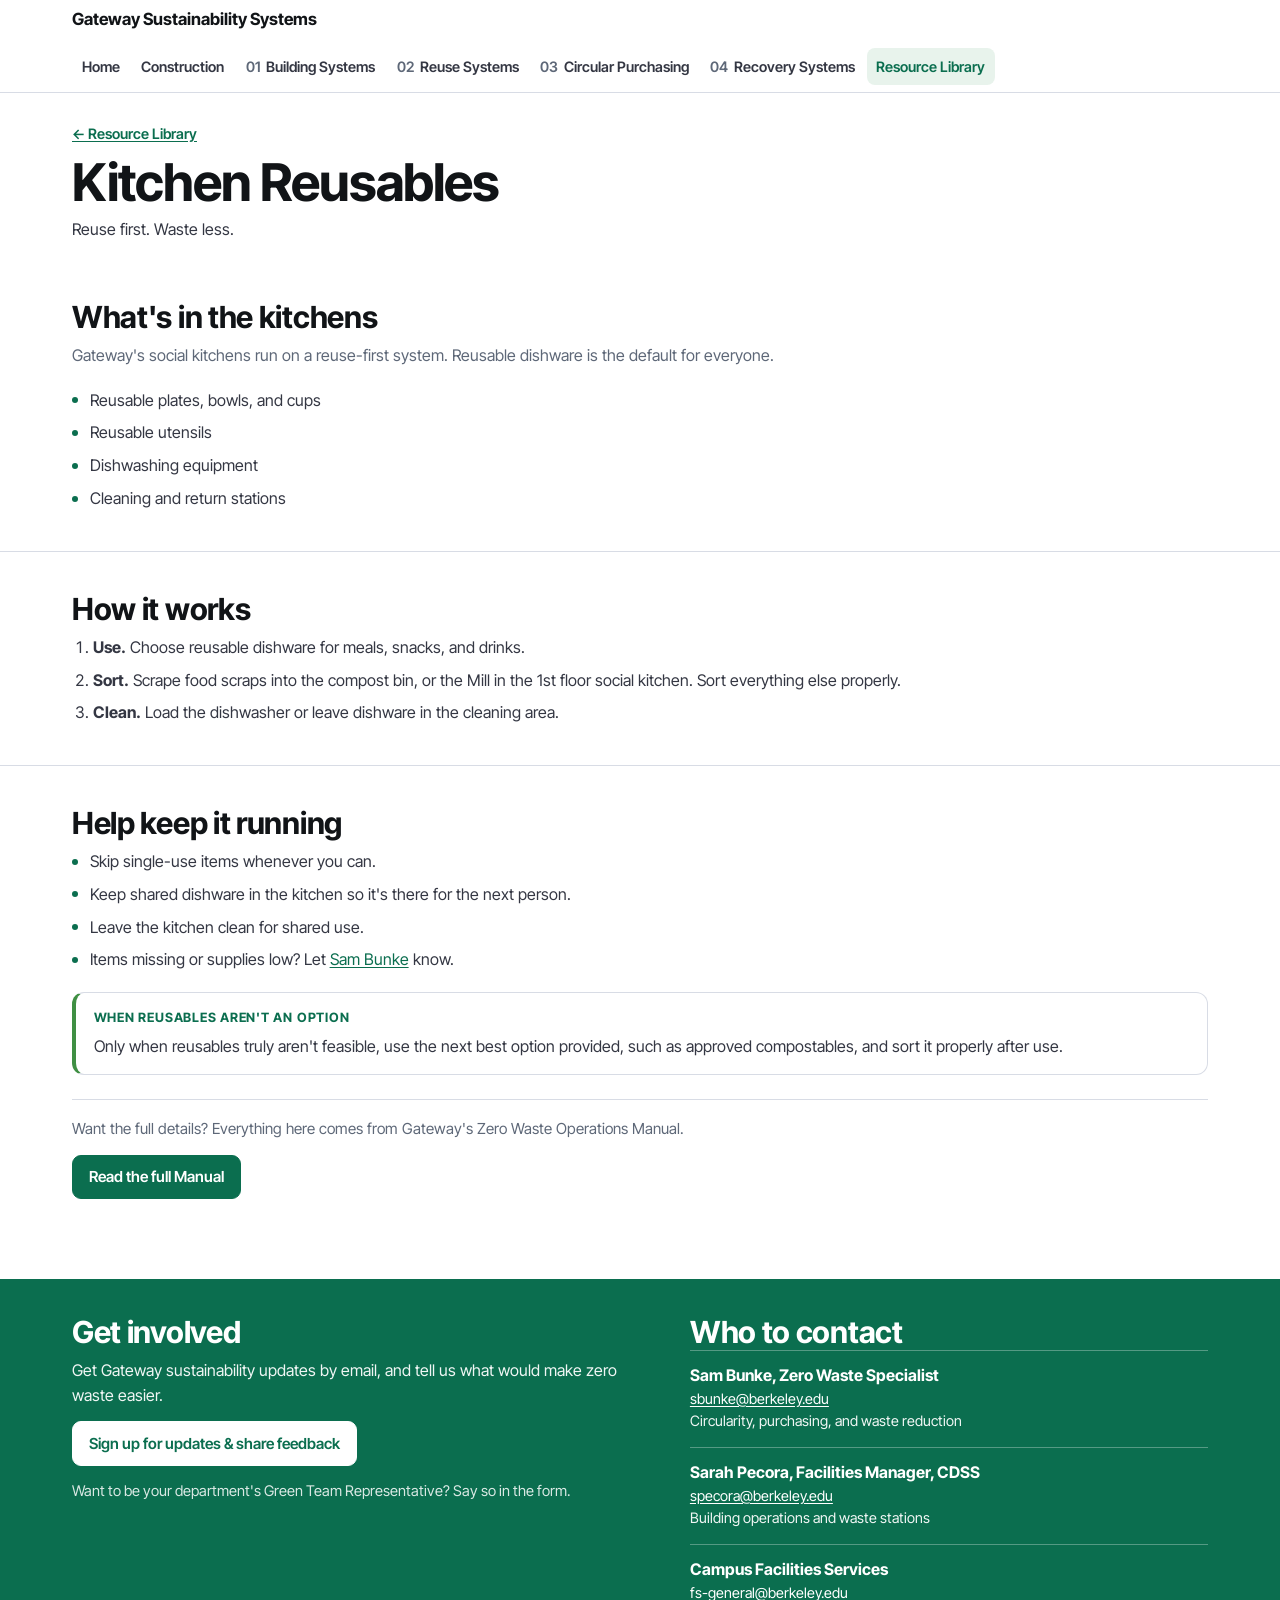
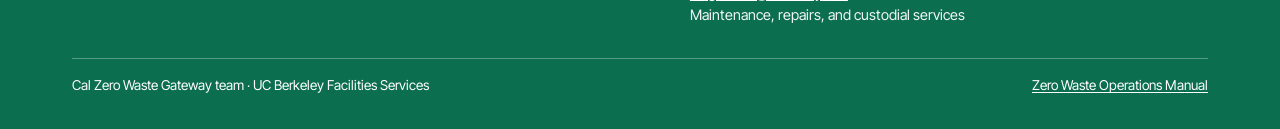
<file: docs/resources/kitchen-reusables.html>
<!doctype html>
<html lang="en">
<head>
  <meta charset="utf-8">
  <meta name="viewport" content="width=device-width, initial-scale=1">
  <title>Kitchen Reusables | Gateway Sustainability Systems</title>
  <meta name="description" content="How Gateway's reuse-first social kitchens work, and what to do when reusables aren't an option.">
  <link rel="preconnect" href="https://fonts.googleapis.com">
  <link rel="preconnect" href="https://fonts.gstatic.com" crossorigin>
  <link rel="stylesheet" href="https://fonts.googleapis.com/css2?family=Inter+Tight:wght@400;600;700&display=swap">
  <link rel="stylesheet" href="../assets/css/site.css">
  <link rel="icon" href="../assets/icons/icon-32.png" sizes="32x32" type="image/png">
  <link rel="apple-touch-icon" href="../assets/icons/apple-touch-icon.png">
  <meta property="og:type" content="website">
  <meta property="og:site_name" content="Gateway Sustainability Systems">
  <meta property="og:title" content="Kitchen Reusables | Gateway Sustainability Systems">
  <meta property="og:description" content="How Gateway's reuse-first social kitchens work, and what to do when reusables aren't an option.">
  <meta property="og:url" content="https://ucberkeleyzerowaste.github.io/gateway-dashboard/resources/kitchen-reusables.html">
  <meta property="og:image" content="https://ucberkeleyzerowaste.github.io/gateway-dashboard/assets/img/home-hero-og.jpg">
  <meta name="twitter:card" content="summary_large_image">
</head>
<body data-root="../" data-page="resources">
  <noscript><p class="wrap"><a href="../index.html">Home</a> · <a href="../construction.html">Construction</a> · <a href="../building-systems.html">01 Building Systems</a> · <a href="../reuse.html">02 Reuse Systems</a> · <a href="../circular-purchasing.html">03 Circular Purchasing</a> · <a href="../recovery.html">04 Recovery Systems</a> · <a href="index.html">Resource Library</a></p></noscript>

  <main id="main">

    <section class="page-head" aria-labelledby="page-title">
      <div class="wrap">
        <a class="crumb" href="index.html">Resource Library</a>
        <h1 id="page-title">Kitchen Reusables</h1>
        <p class="lede">Reuse first. Waste less.</p>
      </div>
    </section>

    <section class="section" aria-labelledby="system-title">
      <div class="wrap">
        <h2 id="system-title">What's in the kitchens</h2>
        <p class="section-intro">Gateway's social kitchens run on a reuse-first system. Reusable dishware is the default for everyone.</p>
        <ul class="facts"><li>Reusable plates, bowls, and cups</li><li>Reusable utensils</li><li>Dishwashing equipment</li><li>Cleaning and return stations</li></ul>
      </div>
    </section>

    <section class="section" aria-labelledby="how-title">
      <div class="wrap">
        <h2 id="how-title">How it works</h2>
        <ol class="howto">
          <li><strong>Use.</strong> Choose reusable dishware for meals, snacks, and drinks.</li>
          <li><strong>Sort.</strong> Scrape food scraps into the compost bin, or the Mill in the 1st floor social kitchen. Sort everything else properly.</li>
          <li><strong>Clean.</strong> Load the dishwasher or leave dishware in the cleaning area.</li>
        </ol>
      </div>
    </section>

    <section class="section" aria-labelledby="expect-title">
      <div class="wrap">
        <h2 id="expect-title">Help keep it running</h2>
        <ul class="facts"><li>Skip single-use items whenever you can.</li><li>Keep shared dishware in the kitchen so it's there for the next person.</li><li>Leave the kitchen clean for shared use.</li><li>Items missing or supplies low? Let <a href="mailto:sbunke@berkeley.edu">Sam Bunke</a> know.</li></ul>
        <aside class="callout callout-action" aria-labelledby="nf-label">
          <p class="callout-label" id="nf-label">When reusables aren't an option</p>
          <p>Only when reusables truly aren't feasible, use the next best option provided, such as approved compostables, and sort it properly after use.</p>
        </aside>
        <div class="manual-end">
          <p>Want the full details? Everything here comes from Gateway's Zero Waste Operations Manual.</p>
          <a class="btn btn-solid" href="https://docs.google.com/presentation/d/1j3IVyxEG0aGZXlMy2ydaw6Dh-32Yhf_N/present">Read the full Manual</a>
        </div>
      </div>
    </section>

  </main>

  <script src="../assets/js/site.js"></script>
  <script data-goatcounter="https://gatewayzerowaste.goatcounter.com/count" async src="https://gc.zgo.at/count.js"></script>
</body>
</html>
</file>
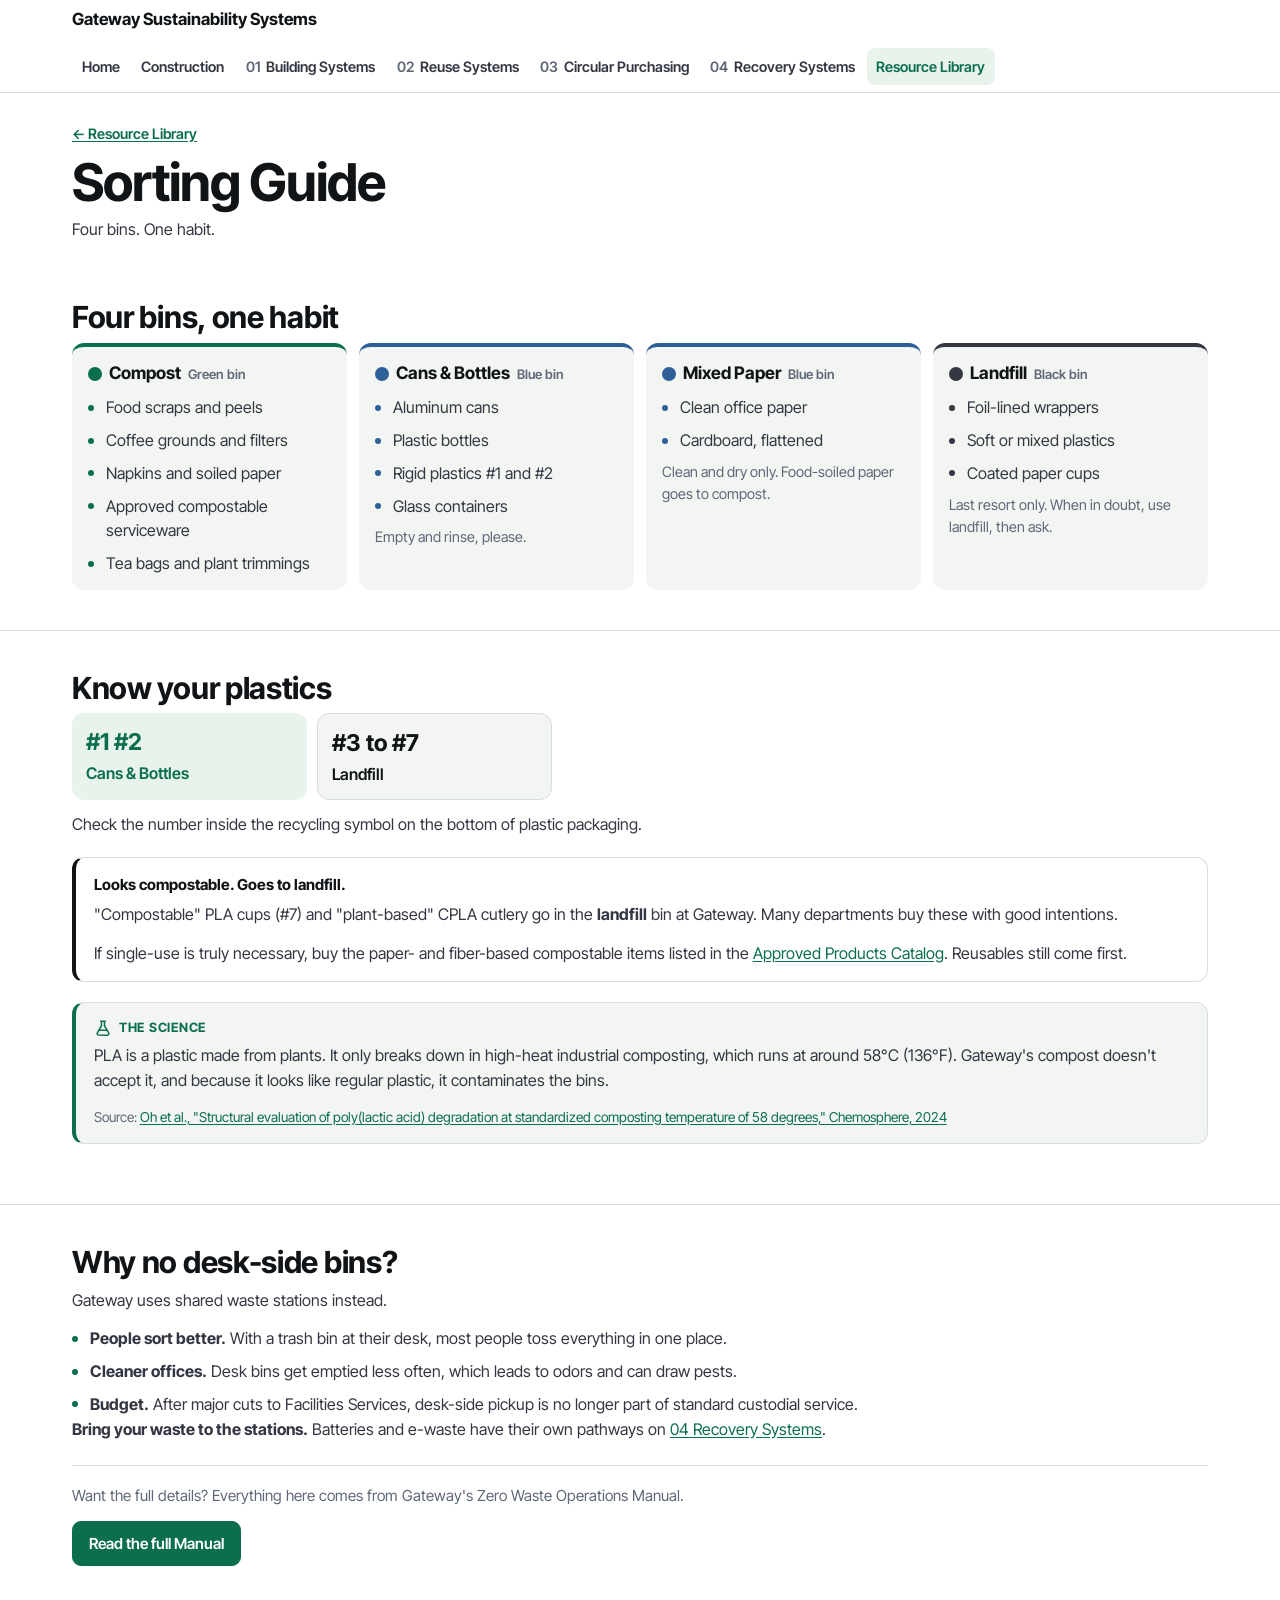
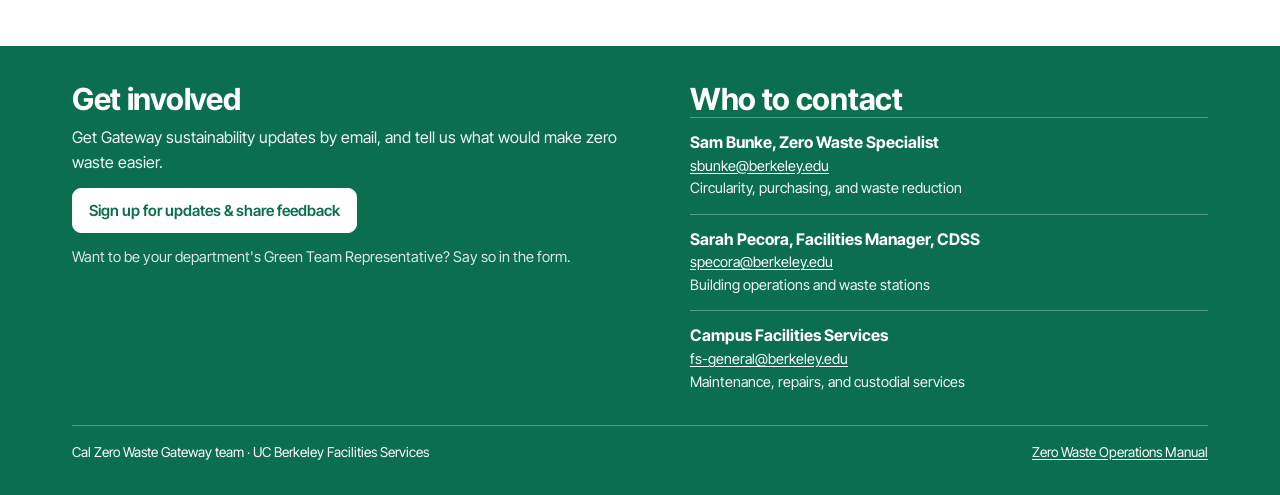
<file: docs/resources/sorting-guide.html>
<!doctype html>
<html lang="en">
<head>
  <meta charset="utf-8">
  <meta name="viewport" content="width=device-width, initial-scale=1">
  <title>Sorting Guide | Gateway Sustainability Systems</title>
  <meta name="description" content="What goes in Gateway's compost, cans and bottles, mixed paper, and landfill bins, plus which plastics to recycle and why compostable plastic goes to landfill.">
  <link rel="preconnect" href="https://fonts.googleapis.com">
  <link rel="preconnect" href="https://fonts.gstatic.com" crossorigin>
  <link rel="stylesheet" href="https://fonts.googleapis.com/css2?family=Inter+Tight:wght@400;600;700&display=swap">
  <link rel="stylesheet" href="../assets/css/site.css">
  <link rel="icon" href="../assets/icons/icon-32.png" sizes="32x32" type="image/png">
  <link rel="apple-touch-icon" href="../assets/icons/apple-touch-icon.png">
  <meta property="og:type" content="website">
  <meta property="og:site_name" content="Gateway Sustainability Systems">
  <meta property="og:title" content="Sorting Guide | Gateway Sustainability Systems">
  <meta property="og:description" content="What goes in Gateway's compost, cans and bottles, mixed paper, and landfill bins, plus which plastics to recycle and why compostable plastic goes to landfill.">
  <meta property="og:url" content="https://ucberkeleyzerowaste.github.io/gateway-dashboard/resources/sorting-guide.html">
  <meta property="og:image" content="https://ucberkeleyzerowaste.github.io/gateway-dashboard/assets/img/home-hero-og.jpg">
  <meta name="twitter:card" content="summary_large_image">
</head>
<body data-root="../" data-page="resources">
  <noscript><p class="wrap"><a href="../index.html">Home</a> · <a href="../construction.html">Construction</a> · <a href="../building-systems.html">01 Building Systems</a> · <a href="../reuse.html">02 Reuse Systems</a> · <a href="../circular-purchasing.html">03 Circular Purchasing</a> · <a href="../recovery.html">04 Recovery Systems</a> · <a href="index.html">Resource Library</a></p></noscript>

  <main id="main">

    <section class="page-head" aria-labelledby="page-title">
      <div class="wrap">
        <a class="crumb" href="index.html">Resource Library</a>
        <h1 id="page-title">Sorting Guide</h1>
        <p class="lede">Four bins. One habit.</p>
      </div>
    </section>

    <section class="section" aria-labelledby="bins-title">
      <div class="wrap">
        <h2 id="bins-title">Four bins, one habit</h2>
        <div class="bins bins-4">
          <div class="bin bin-compost">
            <p class="bin-name"><span class="bin-dot" aria-hidden="true"></span>Compost <span class="bin-color">Green bin</span></p>
            <ul class="facts"><li>Food scraps and peels</li><li>Coffee grounds and filters</li><li>Napkins and soiled paper</li><li>Approved compostable serviceware</li><li>Tea bags and plant trimmings</li></ul>
          </div>
          <div class="bin bin-recycle">
            <p class="bin-name"><span class="bin-dot" aria-hidden="true"></span>Cans &amp; Bottles <span class="bin-color">Blue bin</span></p>
            <ul class="facts"><li>Aluminum cans</li><li>Plastic bottles</li><li>Rigid plastics #1 and #2</li><li>Glass containers</li></ul>
            <p class="bin-note">Empty and rinse, please.</p>
          </div>
          <div class="bin bin-paper">
            <p class="bin-name"><span class="bin-dot" aria-hidden="true"></span>Mixed Paper <span class="bin-color">Blue bin</span></p>
            <ul class="facts"><li>Clean office paper</li><li>Cardboard, flattened</li></ul>
            <p class="bin-note">Clean and dry only. Food-soiled paper goes to compost.</p>
          </div>
          <div class="bin bin-landfill">
            <p class="bin-name"><span class="bin-dot" aria-hidden="true"></span>Landfill <span class="bin-color">Black bin</span></p>
            <ul class="facts"><li>Foil-lined wrappers</li><li>Soft or mixed plastics</li><li>Coated paper cups</li></ul>
            <p class="bin-note">Last resort only. When in doubt, use landfill, then ask.</p>
          </div>
        </div>
      </div>
    </section>

    <section class="section" aria-labelledby="plastics-title">
      <div class="wrap">
        <h2 id="plastics-title">Know your plastics</h2>
        <div class="plastics">
          <div class="plastic plastic-yes"><span class="plastic-num">#1 #2</span><span>Cans &amp; Bottles</span></div>
          <div class="plastic plastic-no"><span class="plastic-num">#3 to #7</span><span>Landfill</span></div>
        </div>
        <p>Check the number inside the recycling symbol on the bottom of plastic packaging.</p>
        <aside class="callout callout-alert" aria-labelledby="bio-label">
          <p class="callout-label" id="bio-label">Looks compostable. Goes to landfill.</p>
          <p>"Compostable" PLA cups (#7) and "plant-based" CPLA cutlery go in the <strong>landfill</strong> bin at Gateway. Many departments buy these with good intentions.</p>
          <p>If single-use is truly necessary, buy the paper- and fiber-based compostable items listed in the <a href="catalog.html">Approved Products Catalog</a>. Reusables still come first.</p>
        </aside>
        <aside class="callout callout-science" aria-labelledby="sci-label">
          <p class="callout-label" id="sci-label"><svg viewBox="0 0 24 24" fill="none" stroke="currentColor" stroke-width="2" stroke-linecap="round" stroke-linejoin="round" aria-hidden="true"><path d="M9 3h6M10 3v6L4.5 18.5A2 2 0 0 0 6.2 21.5h11.6a2 2 0 0 0 1.7-3L14 9V3"/><path d="M7 15h10"/></svg>The Science</p>
          <p>PLA is a plastic made from plants. It only breaks down in high-heat industrial composting, which runs at around 58°C (136°F). Gateway's compost doesn't accept it, and because it looks like regular plastic, it contaminates the bins.</p>
          <p class="source">Source: <a href="https://doi.org/10.1016/j.chemosphere.2024.141729">Oh et al., "Structural evaluation of poly(lactic acid) degradation at standardized composting temperature of 58 degrees," Chemosphere, 2024</a></p>
        </aside>
      </div>
    </section>

    <section class="section" aria-labelledby="desk-title">
      <div class="wrap">
        <h2 id="desk-title">Why no desk-side bins?</h2>
        <p>Gateway uses shared waste stations instead.</p>
        <ul class="facts">
          <li><strong>People sort better.</strong> With a trash bin at their desk, most people toss everything in one place.</li>
          <li><strong>Cleaner offices.</strong> Desk bins get emptied less often, which leads to odors and can draw pests.</li>
          <li><strong>Budget.</strong> After major cuts to Facilities Services, desk-side pickup is no longer part of standard custodial service.</li>
        </ul>
        <p><strong>Bring your waste to the stations.</strong> Batteries and e-waste have their own pathways on <a href="../recovery.html">04 Recovery Systems</a>.</p>
        <div class="manual-end">
          <p>Want the full details? Everything here comes from Gateway's Zero Waste Operations Manual.</p>
          <a class="btn btn-solid" href="https://docs.google.com/presentation/d/1j3IVyxEG0aGZXlMy2ydaw6Dh-32Yhf_N/present">Read the full Manual</a>
        </div>
      </div>
    </section>

  </main>

  <script src="../assets/js/site.js"></script>
  <script data-goatcounter="https://gatewayzerowaste.goatcounter.com/count" async src="https://gc.zgo.at/count.js"></script>
</body>
</html>
</file>
<file: docs/assets/css/site.css>
/* Gateway Sustainability Systems: shared styles for every page.
   One font (Inter Tight) and the existing site palette only. */

:root {
  --green: #0B6E4F;          /* primary: headings accents, buttons, links */
  --green-mid: #3F8F43;      /* accent: borders and rules only (not small text) */
  --green-tint: #E8F3EC;     /* button fills, highlight backgrounds */
  --surface: #F3F5F2;        /* soft panels */
  --ink: #343743;            /* body text */
  --ink-strong: #111417;     /* large headings */
  --ink-muted: #5E6878;      /* secondary text (AA on white and on --surface) */
  --line: #D8DCE5;           /* hairlines and card borders */
  --white: #FFFFFF;

  --radius: 12px;
  --gutter: 16px;
  --max: 1200px;
  --font: "Inter Tight", system-ui, -apple-system, "Segoe UI", Arial, sans-serif;
}

*, *::before, *::after { box-sizing: border-box; }

html { -webkit-text-size-adjust: 100%; }

body {
  margin: 0;
  background: var(--white);
  color: var(--ink);
  font-family: var(--font);
  font-size: 1rem;
  line-height: 1.55;
}

img { max-width: 100%; height: auto; display: block; }

a { color: var(--green); text-underline-offset: 2px; }
a:hover { text-decoration-thickness: 2px; }

:focus-visible {
  outline: 3px solid var(--green);
  outline-offset: 2px;
  border-radius: 4px;
}

h1, h2, h3 { color: var(--ink-strong); line-height: 1.15; margin: 0 0 0.5rem; }
h1 { font-size: clamp(2rem, 6vw, 3.25rem); font-weight: 700; letter-spacing: -0.02em; }
h2 { font-size: clamp(1.45rem, 3.6vw, 1.9rem); font-weight: 700; letter-spacing: -0.01em; }
h3 { font-size: 1.1rem; font-weight: 700; }
p { margin: 0 0 0.85rem; }

.sr-only {
  position: absolute; width: 1px; height: 1px; padding: 0; margin: -1px;
  overflow: hidden; clip: rect(0, 0, 0, 0); white-space: nowrap; border: 0;
}

.skip-link {
  position: absolute; left: var(--gutter); top: -100px; z-index: 100;
  background: var(--green); color: var(--white); padding: 0.6rem 1rem;
  border-radius: 8px; font-weight: 600;
}
.skip-link:focus { top: 0.5rem; }

.wrap { max-width: var(--max); margin: 0 auto; padding: 0 var(--gutter); }
@media (min-width: 768px) { .wrap { padding: 0 2rem; } }

.section { padding: 2.5rem 0; }
.section + .section { border-top: 1px solid var(--line); }
.section-intro { color: var(--ink-muted); max-width: 46rem; margin-bottom: 1.25rem; }
.eyebrow {
  display: block; font-size: 0.78rem; font-weight: 700; letter-spacing: 0.08em;
  text-transform: uppercase; color: var(--ink-muted); margin-bottom: 0.4rem;
}

/* ---------- Header and navigation ---------- */

.site-header {
  position: sticky; top: 0; z-index: 50;
  background: var(--white);
  border-bottom: 1px solid var(--line);
}
.site-header .wrap {
  display: flex; align-items: center; justify-content: space-between;
  min-height: 60px; gap: 1rem;
}
.brand {
  display: flex; align-items: center; gap: 0.55rem;
  font-weight: 700; font-size: 1.05rem; color: var(--ink-strong); text-decoration: none;
}
@media (max-width: 380px) { .brand { font-size: 0.95rem; } }
.nav-toggle {
  display: inline-flex; align-items: center; gap: 0.4rem;
  font: inherit; font-weight: 600; font-size: 0.95rem;
  background: var(--green); color: var(--white);
  border: 0; border-radius: 8px; padding: 0.5rem 0.85rem; cursor: pointer;
}
.nav-toggle svg { width: 18px; height: 18px; }
.site-nav ul { list-style: none; margin: 0; padding: 0; }
.site-nav a {
  display: block; text-decoration: none; color: var(--ink);
  font-weight: 600; font-size: 0.95rem; border-radius: 8px;
}
.site-nav a[aria-current="page"] { color: var(--green); background: var(--green-tint); }
.site-nav a:hover { color: var(--green); }
.nav-num { color: var(--ink-muted); font-weight: 600; margin-right: 0.35rem; }

@media (max-width: 1199px) {
  .site-nav {
    display: none; position: absolute; left: 0; right: 0; top: 100%;
    background: var(--white); border-bottom: 1px solid var(--line);
    box-shadow: 0 12px 24px rgba(17, 20, 23, 0.08);
  }
  .site-nav.is-open { display: block; }
  .site-nav ul { padding: 0.5rem var(--gutter) 1rem; }
  .site-nav a { padding: 0.75rem 0.75rem; }
}
@media (min-width: 1200px) {
  .nav-toggle { display: none; }
  .site-nav a, .brand { white-space: nowrap; }
  .site-header .wrap { flex-wrap: wrap; padding-top: 0.4rem; padding-bottom: 0.4rem; }
  .site-nav ul { display: flex; flex-wrap: wrap; gap: 0.15rem; }
  .site-nav a { padding: 0.45rem 0.6rem; font-size: 0.9rem; }
}

/* ---------- Buttons ---------- */

.btn {
  display: inline-flex; align-items: center; justify-content: center; gap: 0.35rem;
  font: inherit; font-weight: 600; font-size: 0.95rem; text-decoration: none;
  padding: 0.6rem 1rem; border-radius: 9px; cursor: pointer;
  background: var(--green-tint); color: var(--green); border: 1px solid var(--green);
}
.btn:hover { background: var(--green); color: var(--white); }
.btn-solid { background: var(--green); color: var(--white); }
.btn-solid:hover { background: #095C42; }
.btn-block { display: flex; width: 100%; }

/* ---------- Home hero (full-bleed, no border or rounding) ---------- */

.hero-img {
  width: 100%; height: 210px; object-fit: cover; object-position: center 40%;
  border-radius: 0;
}
@media (min-width: 768px) { .hero-img { height: 420px; } }
.hero-text { padding-top: 1.5rem; padding-bottom: 0.5rem; }
.hero-text .lede { font-size: 1.1rem; max-width: 46rem; }
.hero-text p { max-width: 46rem; }

/* ---------- Metrics (2x2 on mobile, 4 across on desktop) ---------- */

.metrics {
  display: grid; grid-template-columns: 1fr 1fr; gap: 0.75rem;
  margin: 0; padding: 0; list-style: none;
}
@media (min-width: 768px) { .metrics { grid-template-columns: repeat(4, 1fr); gap: 1rem; } }
.metric {
  background: var(--surface); border-radius: var(--radius);
  padding: 0.9rem 1rem; border-top: 4px solid var(--green);
}
.metric-value {
  display: block; font-size: clamp(1.35rem, 5vw, 2rem); font-weight: 700;
  line-height: 1.15; color: var(--ink-strong);
}
.metric-label { display: block; font-size: 0.85rem; color: var(--ink-muted); margin-top: 0.2rem; line-height: 1.35; }

/* ---------- System cards ---------- */

.cards { display: grid; gap: 0.75rem; margin: 0; padding: 0; list-style: none; }
@media (min-width: 640px) { .cards { grid-template-columns: repeat(2, 1fr); gap: 1rem; } }
@media (min-width: 1024px) { .cards-5 { grid-template-columns: repeat(5, 1fr); } }

.card {
  background: var(--white); border: 1px solid var(--line); border-radius: var(--radius);
  overflow: hidden; display: flex; flex-direction: column;
}
.card-img { aspect-ratio: 3 / 2; width: 100%; object-fit: cover; }
.card-body { padding: 0.9rem 1rem 1rem; display: flex; flex-direction: column; flex: 1; }
.card-num { font-size: 0.8rem; font-weight: 700; letter-spacing: 0.06em; color: var(--green); }
.card h3 { margin: 0.15rem 0 0.3rem; }
.card p { color: var(--ink-muted); font-size: 0.92rem; margin-bottom: 0.75rem; flex: 1; }

/* Compact system cards on phones: no photo, tight spacing, green accent edge. */
@media (max-width: 639px) {
  .card-system { border-left: 4px solid var(--green); }
  .card-system:nth-child(even) { border-left-color: var(--green-mid); }
  .card-system .card-img { display: none; }
  .card-system .card-body { padding: 0.7rem 0.85rem 0.8rem; }
  .card-system h3 { margin: 0.05rem 0 0.1rem; font-size: 1rem; }
  .card-system p { margin-bottom: 0.5rem; font-size: 0.86rem; }
  .card-system .btn { padding: 0.45rem 0.8rem; }
}


/* ---------- Text panels ---------- */

.panel-grid { display: grid; gap: 1rem; }
@media (min-width: 768px) { .panel-grid { grid-template-columns: repeat(2, 1fr); } }
.panel {
  background: var(--surface); border-radius: var(--radius); padding: 1.1rem 1.2rem;
}
.panel h3 { margin-bottom: 0.4rem; }
.panel ul { margin: 0 0 0.75rem; padding-left: 1.2rem; }
.panel li { margin-bottom: 0.35rem; }
.source { font-size: 0.85rem; color: var(--ink-muted); margin: 0; }

.pull {
  border-left: 4px solid var(--green); padding: 0.6rem 0 0.6rem 1rem; margin: 1.25rem 0 0;
  font-weight: 600; color: var(--ink-strong); max-width: 46rem;
}

/* ---------- Callouts: The Science, Current Wins, What you can do ---------- */

.callout {
  border: 1px solid var(--line); border-left: 4px solid var(--green);
  background: var(--white); border-radius: var(--radius);
  padding: 0.95rem 1.1rem; margin: 1.25rem 0;
}
.callout-label {
  display: flex; align-items: center; gap: 0.45rem;
  font-size: 0.8rem; font-weight: 700; letter-spacing: 0.06em; text-transform: uppercase;
  color: var(--green); margin-bottom: 0.35rem;
}
.callout-label svg { width: 18px; height: 18px; flex: none; }
.callout p:last-child, .callout ul:last-child { margin-bottom: 0; }
.callout .source { margin-top: 0.4rem; }
.callout-science { background: var(--surface); }
.callout-wins { background: var(--green-tint); border-left-color: var(--green); }
.callout-action { border-left-color: var(--green-mid); }
.status {
  display: inline-block; font-size: 0.75rem; font-weight: 700; color: var(--ink-muted);
  border: 1px solid var(--line); border-radius: 999px; padding: 0.05rem 0.5rem; margin-left: 0.3rem;
  background: var(--white); vertical-align: 1px;
}

/* ---------- Team ---------- */

.team { display: grid; align-items: start; gap: 0.75rem; margin: 1rem 0 0; padding: 0; list-style: none; }
@media (min-width: 640px) { .team { grid-template-columns: repeat(2, 1fr); gap: 1rem; } }
@media (min-width: 1024px) { .team { grid-template-columns: repeat(3, 1fr); } }
.person {
  display: flex; gap: 0.85rem; align-items: flex-start;
  border: 1px solid var(--line); border-radius: var(--radius); padding: 0.9rem 1rem;
}
.avatar {
  flex: none; width: 52px; height: 52px; border-radius: 50%;
  background: var(--green); color: var(--white);
  display: grid; place-items: center; font-weight: 700; font-size: 1.05rem; letter-spacing: 0.02em;
}
.person:nth-child(even) .avatar { background: var(--green-tint); color: var(--green); border: 2px solid var(--green); }
.person h3 { margin: 0 0 0.1rem; font-size: 1.02rem; }
.person .role { font-weight: 600; color: var(--green); font-size: 0.9rem; margin-bottom: 0.35rem; }
.person p { font-size: 0.92rem; margin-bottom: 0.4rem; }
.person blockquote { margin: 0.4rem 0 0; padding-left: 0.75rem; border-left: 3px solid var(--line); font-size: 0.92rem; color: var(--ink); }

/* ---------- Resource cards ---------- */

.resource { border: 1px solid var(--line); border-radius: var(--radius); padding: 1.1rem 1.2rem; display: flex; flex-direction: column; }
.resource p { color: var(--ink-muted); flex: 1; }

/* ---------- Footer / Get Involved ---------- */

.site-footer { background: var(--green); color: var(--white); margin-top: 2.5rem; }
.site-footer a { color: var(--white); }
.site-footer h2 { color: var(--white); }
.site-footer .wrap { padding-top: 2.25rem; padding-bottom: 2rem; }
.involved { display: grid; gap: 1.5rem; }
@media (min-width: 900px) { .involved { grid-template-columns: 1.1fr 1fr; gap: 3rem; } }
.involved p { color: rgba(255, 255, 255, 0.94); }
.site-footer .btn { background: var(--white); color: var(--green); border-color: var(--white); }
.site-footer .btn:hover { background: var(--green-tint); }
.site-footer :focus-visible { outline-color: var(--white); }
.contacts { list-style: none; margin: 0; padding: 0; display: grid; gap: 0.9rem; }
.contacts li { border-top: 1px solid rgba(255, 255, 255, 0.3); padding-top: 0.75rem; }
.contacts strong { display: block; }
.contacts span { display: block; font-size: 0.9rem; color: rgba(255, 255, 255, 0.94); }
.footer-base {
  border-top: 1px solid rgba(255, 255, 255, 0.3); margin-top: 2rem; padding-top: 1rem;
  font-size: 0.85rem; display: flex; flex-wrap: wrap; gap: 0.5rem 1.25rem; justify-content: space-between;
}

@media (prefers-reduced-motion: no-preference) {
  html { scroll-behavior: smooth; }
}

/* ---------- Collapsible sections (phones) ----------
   <details data-open-desktop> folds long text on phones and is opened
   by site.js on wider screens, where the toggle is hidden. */

.fold > summary {
  list-style: none; cursor: pointer;
  display: flex; align-items: center; justify-content: space-between; gap: 0.75rem;
}
.fold > summary::-webkit-details-marker { display: none; }
.fold > summary::after {
  content: ""; flex: none; width: 9px; height: 9px; margin-right: 4px;
  border-right: 2px solid var(--green); border-bottom: 2px solid var(--green);
  transform: rotate(45deg) translateY(-3px); transition: transform 0.15s;
}
.fold[open] > summary::after { transform: rotate(-135deg) translateY(-2px); }
.fold > summary h2, .fold > summary h3 { margin: 0; }
.fold-hint { display: block; font-size: 0.86rem; color: var(--ink-muted); font-weight: 400; margin-top: 0.15rem; }
.fold > summary > :first-child { flex: 1; }
.panel.fold > summary { display: grid; grid-template-columns: 1fr auto; }
.panel.fold > summary h3 { grid-column: 1; }
.panel.fold > summary .fold-hint { grid-column: 1; }
.panel.fold > summary::after { grid-column: 2; grid-row: 1 / span 2; align-self: center; }
.panel.fold[open] > summary { margin-bottom: 0.5rem; }
.fold-plain > summary {
  justify-content: flex-start; color: var(--green); font-weight: 600; font-size: 0.95rem;
  padding: 0.25rem 0; margin-bottom: 0.5rem;
}
.fold-plain > summary > :first-child { flex: none; }
.site-footer .fold > summary::after { border-color: var(--white); }

@media (min-width: 768px) {
  .js .fold[data-open-desktop] > summary { pointer-events: none; cursor: default; }
  .js .fold[data-open-desktop] > summary::after,
  .js .fold[data-open-desktop] .fold-hint,
  .js .fold-plain[data-open-desktop] > summary { display: none; }
  .js .panel.fold[data-open-desktop] > summary { margin-bottom: 0.4rem; }
}

/* ---------- Phone density ---------- */

@media (max-width: 639px) {
  .section { padding: 1.6rem 0; }
  h2 { margin-bottom: 0.35rem; }
  .section-intro { font-size: 0.95rem; margin-bottom: 0.9rem; }
  .hero-img { height: 180px; }
  .hero-text { padding-top: 1.1rem; padding-bottom: 0; }
  .hero-text .lede { font-size: 1.02rem; margin-bottom: 0.4rem; }
  .metric { padding: 0.7rem 0.8rem; }

  /* System cards become single rows: text on the left, Explore on the right. */
  .cards { gap: 0.5rem; }
  .card-system .card-body {
    display: grid; grid-template-columns: 1fr auto; column-gap: 0.75rem; align-items: center;
    padding: 0.6rem 0.75rem;
  }
  .card-system .card-num, .card-system h3, .card-system p { grid-column: 1; }
  .card-system p { margin: 0; }
  .card-system .btn { grid-column: 2; grid-row: 1 / span 3; width: auto; padding: 0.45rem 0.85rem; }

  .panel-grid { gap: 0.6rem; }
  .panel { padding: 0.85rem 0.95rem; }
  .pull { margin-top: 0.9rem; font-size: 0.95rem; }

  /* Team scrolls sideways so the section stays one card tall. */
  .team-lead { margin-bottom: 0.25rem; }
  .team {
    display: flex; align-items: flex-start; gap: 0.6rem; overflow-x: auto; scroll-snap-type: x mandatory;
    margin: 0.75rem calc(-1 * var(--gutter)) 0; padding: 0 var(--gutter) 0.5rem;
    scroll-padding: 0 var(--gutter);
  }
  .person { flex: 0 0 82%; scroll-snap-align: start; padding: 0.8rem 0.85rem; }

  .resource { padding: 0.85rem 0.95rem; }
  .resource .eyebrow { display: none; }
  .resource p { font-size: 0.9rem; margin-bottom: 0.6rem; }

  .site-footer { margin-top: 1.5rem; }
  .site-footer .wrap { padding-top: 1.6rem; padding-bottom: 1.4rem; }
  .involved { gap: 1rem; }
  .footer-base { margin-top: 1.25rem; }
}

/* ---------- Content pages ---------- */

.subnav-label { font-size: 0.85rem; font-weight: 700; color: var(--green); letter-spacing: 0.04em; display: block; margin-bottom: 0.25rem; }
.split { display: grid; gap: 1rem; align-items: start; }
@media (min-width: 900px) { .split { grid-template-columns: 1fr 1fr; gap: 1.75rem; } .split-wide { grid-template-columns: 1.4fr 1fr; } }
.photo { border-radius: var(--radius); width: 100%; object-fit: cover; }
.photo-caption { font-size: 0.85rem; color: var(--ink-muted); margin-top: 0.4rem; }
.facts { list-style: none; margin: 0; padding: 0; display: grid; gap: 0.5rem; }
.facts li { padding-left: 1.1rem; position: relative; }
.facts li::before { content: ""; position: absolute; left: 0; top: 0.6em; width: 6px; height: 6px; border-radius: 50%; background: var(--green); }
.stat-inline { display: block; font-size: 1.6rem; font-weight: 700; color: var(--ink-strong); line-height: 1.1; }
.stat-inline-label { display: block; font-size: 0.85rem; color: var(--ink-muted); margin-bottom: 0.6rem; }
.mini-grid { display: grid; gap: 0.6rem; }
@media (min-width: 640px) { .mini-grid { grid-template-columns: repeat(2, 1fr); } }
@media (min-width: 1024px) { .mini-grid-4 { grid-template-columns: repeat(4, 1fr); } .mini-grid-3 { grid-template-columns: repeat(3, 1fr); } }
.mini { border: 1px solid var(--line); border-radius: var(--radius); padding: 0.85rem 0.95rem; }
.mini h3 { font-size: 1rem; margin-bottom: 0.25rem; }
.mini p, .mini li { font-size: 0.92rem; }
.mini p:last-child { margin-bottom: 0; }

/* Charts */
.chart-figure { margin: 0; border: 1px solid var(--line); border-radius: var(--radius); padding: 0.85rem 0.9rem 0.6rem; }
.chart-title { font-weight: 700; color: var(--ink-strong); font-size: 1.02rem; margin: 0; }
.chart-sub { font-size: 0.85rem; color: var(--ink-muted); margin: 0.1rem 0 0.3rem; }
.chart { width: 100%; min-height: 260px; }
.chart-figure figcaption { font-size: 0.88rem; color: var(--ink); margin-top: 0.35rem; }
.chart-fallback { font-size: 0.9rem; color: var(--ink-muted); padding: 1rem 0; }
.data-table { width: 100%; border-collapse: collapse; font-size: 0.88rem; margin-top: 0.5rem; }
.data-table th, .data-table td { text-align: left; padding: 0.35rem 0.4rem; border-bottom: 1px solid var(--line); }
.data-table td.num, .data-table th.num { text-align: right; font-variant-numeric: tabular-nums; }
.table-fold > summary { font-size: 0.88rem; font-weight: 600; color: var(--green); padding: 0.35rem 0; justify-content: flex-start; }
.table-fold > summary > :first-child { flex: none; }
.table-scroll { max-height: 320px; overflow: auto; }

@media (max-width: 639px) {
  .chart { min-height: 230px; }
  .chart-figure { padding: 0.7rem 0.6rem 0.5rem; }
  .stat-inline { font-size: 1.35rem; }
}
.fold-section { margin-top: 1.25rem; }
@media (max-width: 639px) {
  .photo { max-height: 210px; }
  .fold-section { margin-top: 0.9rem; }
}

/* ---------- Mass-balance flow diagram (Building Systems) ---------- */

.flow { display: grid; gap: 0.6rem; align-items: center; margin: 0.5rem 0 0; }
@media (min-width: 900px) { .flow { grid-template-columns: 1fr auto 0.8fr auto 1.25fr; gap: 0.9rem; } }
.flow-col { border: 1px solid var(--line); border-radius: var(--radius); padding: 0.8rem 0.9rem; }
.flow-col h3 { font-size: 0.82rem; font-weight: 700; letter-spacing: 0.06em; text-transform: uppercase; color: var(--green); margin-bottom: 0.45rem; }
.flow-list { list-style: none; margin: 0; padding: 0; display: grid; gap: 0.4rem; }
.flow-list li { background: var(--surface); border-radius: 8px; padding: 0.45rem 0.65rem; font-size: 0.93rem; line-height: 1.35; }
.flow-list li strong { display: block; color: var(--ink-strong); }
.flow-list li span { display: block; font-size: 0.84rem; color: var(--ink-muted); }
.flow-list li.flow-landfill { background: var(--white); border: 2px dashed var(--ink-muted); }
.flow-hub {
  background: var(--green); color: var(--white); border-radius: var(--radius);
  padding: 1rem; text-align: center; font-weight: 700; font-size: 1.15rem;
}
.flow-hub span { display: block; font-weight: 400; font-size: 0.86rem; margin-top: 0.2rem; color: rgba(255, 255, 255, 0.92); }
.flow-arrow { display: flex; justify-content: center; color: var(--green); }
.flow-arrow svg { width: 28px; height: 28px; transform: rotate(90deg); }
@media (min-width: 900px) { .flow-arrow svg { transform: none; } }
@media (max-width: 639px) {
  .flow { gap: 0.35rem; }
  .flow-list { grid-template-columns: 1fr 1fr; gap: 0.35rem; }
  .flow-list li { padding: 0.4rem 0.5rem; font-size: 0.88rem; }
  .flow-hub { padding: 0.7rem; }
}
.equation { font-weight: 600; color: var(--ink-strong); font-size: 1.02rem; }
.callout-grid { display: grid; gap: 0 1rem; }
@media (min-width: 900px) { .callout-grid { grid-template-columns: 1fr 1fr; } }

/* ---------- Step indicator (Reuse / Refill / Reorder) ---------- */

.steps { list-style: none; margin: 0.75rem 0 0.5rem; padding: 0; display: flex; align-items: flex-start; position: relative; z-index: 0; }
.steps li { flex: 1; text-align: center; position: relative; font-weight: 600; font-size: 0.92rem; color: var(--ink-muted); }
.steps li::before {
  content: attr(data-n); display: grid; place-items: center; margin: 0 auto 0.4rem;
  width: 44px; height: 44px; border-radius: 50%; background: var(--surface);
  border: 2px solid var(--line); color: var(--ink-muted); font-weight: 700; font-size: 1.05rem;
}
.steps li + li::after {
  content: ""; position: absolute; top: 22px; right: 50%; width: 100%; height: 2px;
  background: var(--line); z-index: -1;
}
.steps li.is-here { color: var(--green); }
.steps li.is-here::before { background: var(--green); border-color: var(--green); color: var(--white); }
.steps a { color: inherit; }
.here-note { font-size: 0.9rem; color: var(--ink-muted); }
.kit { list-style: none; margin: 0; padding: 0; display: grid; grid-template-columns: 1fr 1fr; gap: 0.6rem; }
@media (min-width: 900px) { .kit { grid-template-columns: repeat(4, 1fr); gap: 0.9rem; } }
.kit li { background: var(--surface); border-radius: var(--radius); padding: 0.75rem 0.85rem; }
.kit .metric-value { font-size: clamp(1.25rem, 4.6vw, 1.6rem); }
.motto { font-size: 1.15rem; font-weight: 700; color: var(--green); margin-bottom: 0.6rem; }

/* ---------- Phone readability: fewer, larger, airier blocks ---------- */
@media (max-width: 639px) {
  .hide-phone { display: none !important; }
  body { line-height: 1.6; }
  .section-intro { font-size: 1rem; }
  .mini p, .mini li, .facts li, .panel li, .panel p { font-size: 1rem; }
  .facts { gap: 0.55rem; }
  .split { gap: 1.1rem; }
  .callout { padding: 0.9rem 1rem; margin: 1rem 0; }
  .callout-grid > .callout + .callout { margin-top: 0; }
  .mini { border: 0; background: var(--surface); padding: 0.85rem 0.95rem; }
  .mini-grid { gap: 0.75rem; }
  .kit { gap: 0.6rem; }
  .kit .metric-label { font-size: 0.9rem; }
  .resource { padding: 0; border: 0; }
  .resource h3 { display: none; }
  .resource p { display: none; }
  .panel-grid:has(.resource) { gap: 0.6rem; }
  .pull { font-size: 1rem; margin-top: 0.75rem; }
  .chart-figure figcaption { font-size: 0.95rem; }
}
.photo-portrait { max-height: 480px; width: auto; max-width: 100%; margin: 0 auto; }
@media (max-width: 639px) { .photo-portrait { width: 100%; max-height: 300px; object-fit: cover; object-position: center 20%; } }

/* ---------- Circular Purchasing ---------- */

.target {
  display: flex; align-items: center; gap: 1rem; margin-top: 1rem; max-width: 40rem;
  background: var(--green); color: var(--white); border-radius: var(--radius); padding: 0.9rem 1.1rem;
}
.target-value { font-size: 2rem; font-weight: 700; line-height: 1; flex: none; }
.target-text { font-size: 0.95rem; line-height: 1.45; }
.steps-4 li { font-size: 0.85rem; padding: 0 0.15rem; }
@media (min-width: 640px) { .split-2 { grid-template-columns: 1fr 1fr; } }
.check { background: var(--surface); border-radius: var(--radius); padding: 0.85rem 1rem; border-left: 4px solid var(--green); }
.check-no { border-left-color: var(--ink-muted); }
.check-no .facts li::before { background: var(--ink-muted); }
.check-label { font-weight: 700; color: var(--green); margin-bottom: 0.4rem; }
.check-no .check-label { color: var(--ink-muted); }
.check-yes .check-label::before { content: "\2713\00a0"; }
.check-no .check-label::before { content: "\2715\00a0"; }
.link-row { display: flex; flex-wrap: wrap; gap: 0.6rem; margin-top: 1.1rem; }
@media (max-width: 639px) { .link-row .btn { width: 100%; } }

/* ---------- Recovery ---------- */

.pathways { display: grid; gap: 0.75rem; }
@media (min-width: 900px) { .pathways { grid-template-columns: repeat(3, 1fr); gap: 1rem; } }
.pathway { border: 1px solid var(--line); border-top: 4px solid var(--green); border-radius: var(--radius); padding: 0.95rem 1.05rem; display: flex; flex-direction: column; }
.pathway .photo { aspect-ratio: 3 / 2; margin-bottom: 0.8rem; }
.pathway h3 { margin-bottom: 0.3rem; }
.pathway-where { font-weight: 600; color: var(--ink-strong); }
.pathway-takes { font-size: 0.92rem; }
.pathway-outcome { font-size: 0.9rem; color: var(--ink-muted); flex: 1; }
.pathway .btn { margin-top: 0.4rem; }
.pathway-more { flex: 1; }
.pathway-more > summary { margin-top: 0.1rem; }
@media (max-width: 639px) { .photo-short { max-height: 170px; } }

/* ---------- Resource Library ---------- */

.page-head { padding: 1.75rem 0 0.25rem; }
.page-head h1 { margin-bottom: 0.3rem; }
.crumb { display: inline-block; font-size: 0.9rem; font-weight: 600; margin-bottom: 0.5rem; }
.crumb::before { content: "\2190\00a0"; }
.guide-list { list-style: none; margin: 0; padding: 0; display: grid; gap: 0.6rem; }
@media (min-width: 768px) { .guide-list { grid-template-columns: repeat(2, 1fr); gap: 0.85rem; } }
.guide-link {
  display: block; border: 1px solid var(--line); border-left: 4px solid var(--green); border-radius: var(--radius);
  padding: 0.85rem 1rem; text-decoration: none; color: var(--ink);
}
.guide-link:hover, .guide-link:focus-visible { background: var(--green-tint); }
.guide-title { display: block; font-weight: 700; color: var(--green); font-size: 1.05rem; }
.guide-title::after { content: "\00a0\2192"; }
.guide-desc { display: block; font-size: 0.92rem; color: var(--ink-muted); margin-top: 0.15rem; }
.bins { display: grid; gap: 0.75rem; }
@media (min-width: 768px) { .bins { grid-template-columns: repeat(3, 1fr); } .bins-4 { grid-template-columns: repeat(2, 1fr); } }
@media (min-width: 1100px) { .bins-4 { grid-template-columns: repeat(4, 1fr); } }
.bin { background: var(--surface); border-radius: var(--radius); padding: 0.85rem 1rem; border-top: 4px solid var(--bin, var(--green)); }
.bin-compost { --bin: #0B6E4F; }
.bin-recycle { --bin: #2F5F98; }
.bin-landfill { --bin: #343743; }
.bin-dispatch { --bin: #FF6B00; }
.bin-name { display: flex; align-items: center; flex-wrap: wrap; gap: 0.45rem; font-weight: 700; font-size: 1.08rem; color: var(--ink-strong); margin-bottom: 0.5rem; }
.bin-dot { width: 14px; height: 14px; border-radius: 50%; background: var(--bin); flex: none; }
.bin-color { font-size: 0.82rem; font-weight: 600; color: var(--ink-muted); }
.bin .facts li::before { background: var(--bin); }
.bin-note { font-size: 0.9rem; color: var(--ink-muted); margin: 0.5rem 0 0; }
.plastics { display: grid; grid-template-columns: 1fr 1fr; gap: 0.6rem; margin-bottom: 0.75rem; max-width: 30rem; }
.plastic { border-radius: var(--radius); padding: 0.75rem 0.9rem; display: flex; flex-direction: column; font-weight: 600; }
.plastic-num { font-size: 1.45rem; font-weight: 700; }
.plastic-yes { background: var(--green-tint); color: var(--green); }
.plastic-no { background: var(--surface); color: var(--ink-strong); border: 1px solid var(--line); }
.callout-alert { border-left-color: var(--ink-strong); }
.callout-alert .callout-label { color: var(--ink-strong); font-size: 0.95rem; letter-spacing: 0; text-transform: none; }
.howto { margin: 0.5rem 0 0; padding-left: 1.3rem; display: grid; gap: 0.5rem; }
.checklist { list-style: none; margin: 0; padding: 0; display: grid; gap: 0.45rem; }
@media (min-width: 640px) { .checklist { grid-template-columns: 1fr 1fr; } }
.checklist li { padding-left: 1.7rem; position: relative; }
.checklist li::before {
  content: ""; position: absolute; left: 0; top: 0.2em; width: 1.05rem; height: 1.05rem;
  border: 2px solid var(--green); border-radius: 4px;
}
.caterer-list { list-style: none; margin: 0; padding: 0; display: grid; gap: 0.45rem; }
@media (min-width: 640px) { .caterer-list { grid-template-columns: repeat(2, 1fr); } }
@media (min-width: 1024px) { .caterer-list { grid-template-columns: repeat(3, 1fr); } }
.caterer-list a { display: block; background: var(--surface); border-radius: var(--radius); padding: 0.6rem 0.85rem; font-weight: 600; }
.manual-end { margin-top: 1.5rem; padding-top: 1.1rem; border-top: 1px solid var(--line); }
.manual-end p { color: var(--ink-muted); font-size: 0.95rem; }

/* ---------- PDF links ---------- */

.hero-actions { display: flex; flex-wrap: wrap; gap: 0.6rem; margin-top: 0.9rem; }
@media (max-width: 639px) { .hero-actions .btn { width: 100%; } }
@media (min-width: 1024px) { .panel-grid-3 { grid-template-columns: repeat(3, 1fr); } }
.pathway .pathway-photo { aspect-ratio: 3 / 2; margin-bottom: 0.8rem; }
@media (max-width: 639px) { .pathway .pathway-photo { aspect-ratio: 3 / 1; } }

/* Home: Start here quick actions */
.section-tight { padding-top: 1.25rem; }
.quick-grid { list-style: none; margin: 0.75rem 0 0; padding: 0; display: grid; grid-template-columns: 1fr 1fr; gap: 0.6rem; }
@media (min-width: 768px) { .quick-grid { grid-template-columns: repeat(4, 1fr); } }
.quick { display: flex; flex-direction: column; gap: 0.2rem; height: 100%; padding: 0.8rem 0.9rem; border: 1px solid var(--line); border-left: 4px solid #0B6E4F; border-radius: 10px; background: #F3F5F2; color: #343743; text-decoration: none; }
.quick strong { color: #0B6E4F; font-size: 1rem; }
.quick span { font-size: 0.85rem; color: #5E6878; line-height: 1.35; }
.quick:hover, .quick:focus-visible { background: #E8F3EC; }
.bin-paper { --bin: #2F5F98; }

/* Home: compact team list, one bio dropdown per person */
.team-mini { list-style: none; margin: 1rem 0 0; padding: 0; display: grid; gap: 0.5rem; align-items: start; }
@media (min-width: 640px) { .team-mini { grid-template-columns: repeat(2, 1fr); gap: 0.6rem 0.9rem; } }
@media (min-width: 1024px) { .team-mini { grid-template-columns: repeat(3, 1fr); } }
.mini-photo { flex: none; width: 52px; height: 52px; border-radius: 50%; object-fit: cover; background: #E8F3EC; }
.mini-name { display: block; font-weight: 700; font-size: 0.95rem; line-height: 1.25; color: #343743; }
.mini-role { display: block; font-size: 0.82rem; line-height: 1.3; color: #5E6878; }
.team-more { margin-top: 1rem; font-weight: 600; }
.person-photo { flex: none; width: 64px; height: 64px; border-radius: 50%; object-fit: cover; }
.team-photos { display: grid; gap: 0.75rem; margin: 1rem 0 0; }
@media (min-width: 768px) { .team-photos { grid-template-columns: 1fr 1fr; } }
.team-photos figure { margin: 0; }
.team-photos img { width: 100%; height: auto; aspect-ratio: 3 / 2; object-fit: cover; border-radius: 10px; display: block; }
.team-photos figcaption { font-size: 0.82rem; color: #5E6878; margin-top: 0.35rem; }
.name-list { list-style: none; margin: 0.5rem 0 0.9rem; padding: 0; display: flex; flex-wrap: wrap; gap: 0.45rem; }
.name-list li { padding: 0.35rem 0.75rem; border: 1px solid var(--line); border-radius: 999px; background: #F3F5F2; font-weight: 600; font-size: 0.92rem; }
.team-bios { margin-top: 0.75rem; }
.member { border: 1px solid var(--line); border-radius: 10px; background: #fff; }
.member summary { list-style: none; cursor: pointer; display: flex; align-items: center; gap: 0.75rem; padding: 0.6rem 0.75rem; }
.member summary::-webkit-details-marker { display: none; }
.member-text { flex: 1; min-width: 0; }
.member-more { flex: none; font-size: 0.82rem; font-weight: 600; color: #0B6E4F; }
.member-more::after { content: " \25BE"; }
.member[open] .member-more::after { content: " \25B4"; }
.member summary:focus-visible { outline: 2px solid #0B6E4F; outline-offset: 2px; border-radius: 10px; }
.member-bio { padding: 0 0.85rem 0.8rem; font-size: 0.92rem; }
.member-bio p { margin: 0 0 0.4rem; }
.member-bio blockquote { margin: 0.3rem 0 0; padding-left: 0.75rem; border-left: 3px solid #0B6E4F; }


/* Approved Products Catalog */
.reuse-box { background: var(--green-tint); border: 1px solid var(--green); border-radius: var(--radius); padding: 1.1rem 1.2rem; }
.reuse-box h2 { margin-top: 0; }
.reuse-box p { margin-bottom: 0.6rem; }
.reuse-chips { list-style: none; margin: 0.4rem 0 0.75rem; padding: 0; display: flex; flex-wrap: wrap; gap: 0.4rem; }
.reuse-chips li { background: var(--white); border: 1px solid var(--green); color: var(--green); border-radius: 999px; padding: 0.25rem 0.7rem; font-size: 0.92rem; font-weight: 600; }
.reuse-more { margin: 0; font-weight: 600; }
.epp-top-label { font-weight: 600; margin: 0.75rem 0 0; }
.epp-top li { background: var(--surface); border-color: var(--line); color: var(--ink-strong); }
.epp-folds { border-bottom: 1px solid var(--line); margin-top: 0.5rem; }
.epp-fold { border-top: 1px solid var(--line); padding: 0.35rem 0; margin: 0; }
.epp-fold > summary { color: var(--ink-strong); margin-bottom: 0; }
.epp-fold > summary h3 { font-size: 1.1rem; }
.epp-fold[open] > summary { margin-bottom: 0.4rem; }
.epp-list { list-style: none; margin: 0 0 0.5rem; padding: 0; }
@media (min-width: 768px) { .epp-list { display: grid; grid-template-columns: 1fr 1fr; column-gap: 1.5rem; } }
.epp-list li { padding: 0.5rem 0; border-bottom: 1px solid var(--line); display: flex; flex-direction: column; gap: 0.1rem; }
.epp-list li:last-child { border-bottom: 0; }
.epp-name { font-weight: 600; font-size: 0.97rem; }
.epp-brand { font-weight: 400; color: var(--ink-muted); }
.epp-meta { font-size: 0.86rem; color: var(--ink-muted); }
.epp-note { color: var(--ink-muted); font-size: 0.95rem; margin: 0.75rem 0; }
.epp-fold .callout { margin: 0.5rem 0 0.75rem; }

/* Footer: Green Team note under the sign-up button */
.site-footer .footer-note { margin: 0.85rem 0 0; font-size: 0.92rem; opacity: 0.9; }

.card-text { flex: 1; display: flex; flex-direction: column; }
/* Home on phones: a bit more air, shorter overall. System cards are compact photo rows (thumbnail, title, whole card tappable). */
@media (max-width: 639px) {
  body[data-page="home"] .section { padding: 1.8rem 0; }
  body[data-page="home"] .section-tight { padding-top: 1.4rem; }
  body[data-page="home"] h2 { margin-bottom: 0.45rem; }
  body[data-page="home"] .quick-grid { gap: 0.65rem; }
  body[data-page="home"] .quick { padding: 0.85rem 0.95rem; }
  body[data-page="home"] .metrics { gap: 0.65rem; }

  .cards-5 { gap: 0.6rem; margin-top: 0.75rem; }
  .cards-5 .card-system { position: relative; flex-direction: row; align-items: stretch; border-left: 1px solid var(--line); min-height: 72px; }
  .cards-5 .card-system .card-img { display: block; width: 84px; flex: none; aspect-ratio: auto; height: auto; object-fit: cover; }
  .cards-5 .card-system .card-body { display: flex; flex-direction: row; align-items: center; justify-content: space-between; gap: 0.6rem; text-align: left; padding: 0.6rem 0.85rem; }
  .cards-5 .card-system .card-num { display: block; font-size: 0.75rem; }
  .cards-5 .card-system h3 { font-size: 1.02rem; margin: 0; }
  .cards-5 .card-system p { display: none; }
  .cards-5 .card-system .card-text { flex: 1; min-width: 0; }
  .cards-5 .card-system .btn { all: unset; flex: none; color: var(--green); font-weight: 700; font-size: 1.2rem; cursor: pointer; }
  .cards-5 .card-system .btn .btn-label { position: absolute; width: 1px; height: 1px; overflow: hidden; clip: rect(0 0 0 0); white-space: nowrap; }
  .cards-5 .card-system .btn::after { content: "\2192"; }
  .cards-5 .card-system .btn::before { content: ""; position: absolute; inset: 0; }
  .cards-5 .card-system:focus-within { outline: 2px solid var(--green); outline-offset: 2px; }
}

/* Catering: approved caterers with order links */
.caterer-rows { list-style: none; margin: 0.5rem 0 0; padding: 0; display: grid; gap: 0.5rem; }
@media (min-width: 768px) { .caterer-rows { grid-template-columns: 1fr 1fr; gap: 0.6rem 1rem; } }
.caterer-rows li { display: flex; align-items: center; justify-content: space-between; gap: 0.75rem; padding: 0.7rem 0.9rem; border: 1px solid var(--line); border-left: 4px solid var(--green); border-radius: 10px; background: var(--surface); }
.caterer-name { font-weight: 600; }
.caterer-order { font-weight: 600; font-size: 0.92rem; white-space: nowrap; }
.caterer-order::after { content: " \2192"; }
.pending-tag { display: block; font-size: 0.82rem; font-weight: 400; color: var(--ink-muted); }
.caterer-pending li { border-left-color: var(--line); }
</file>
